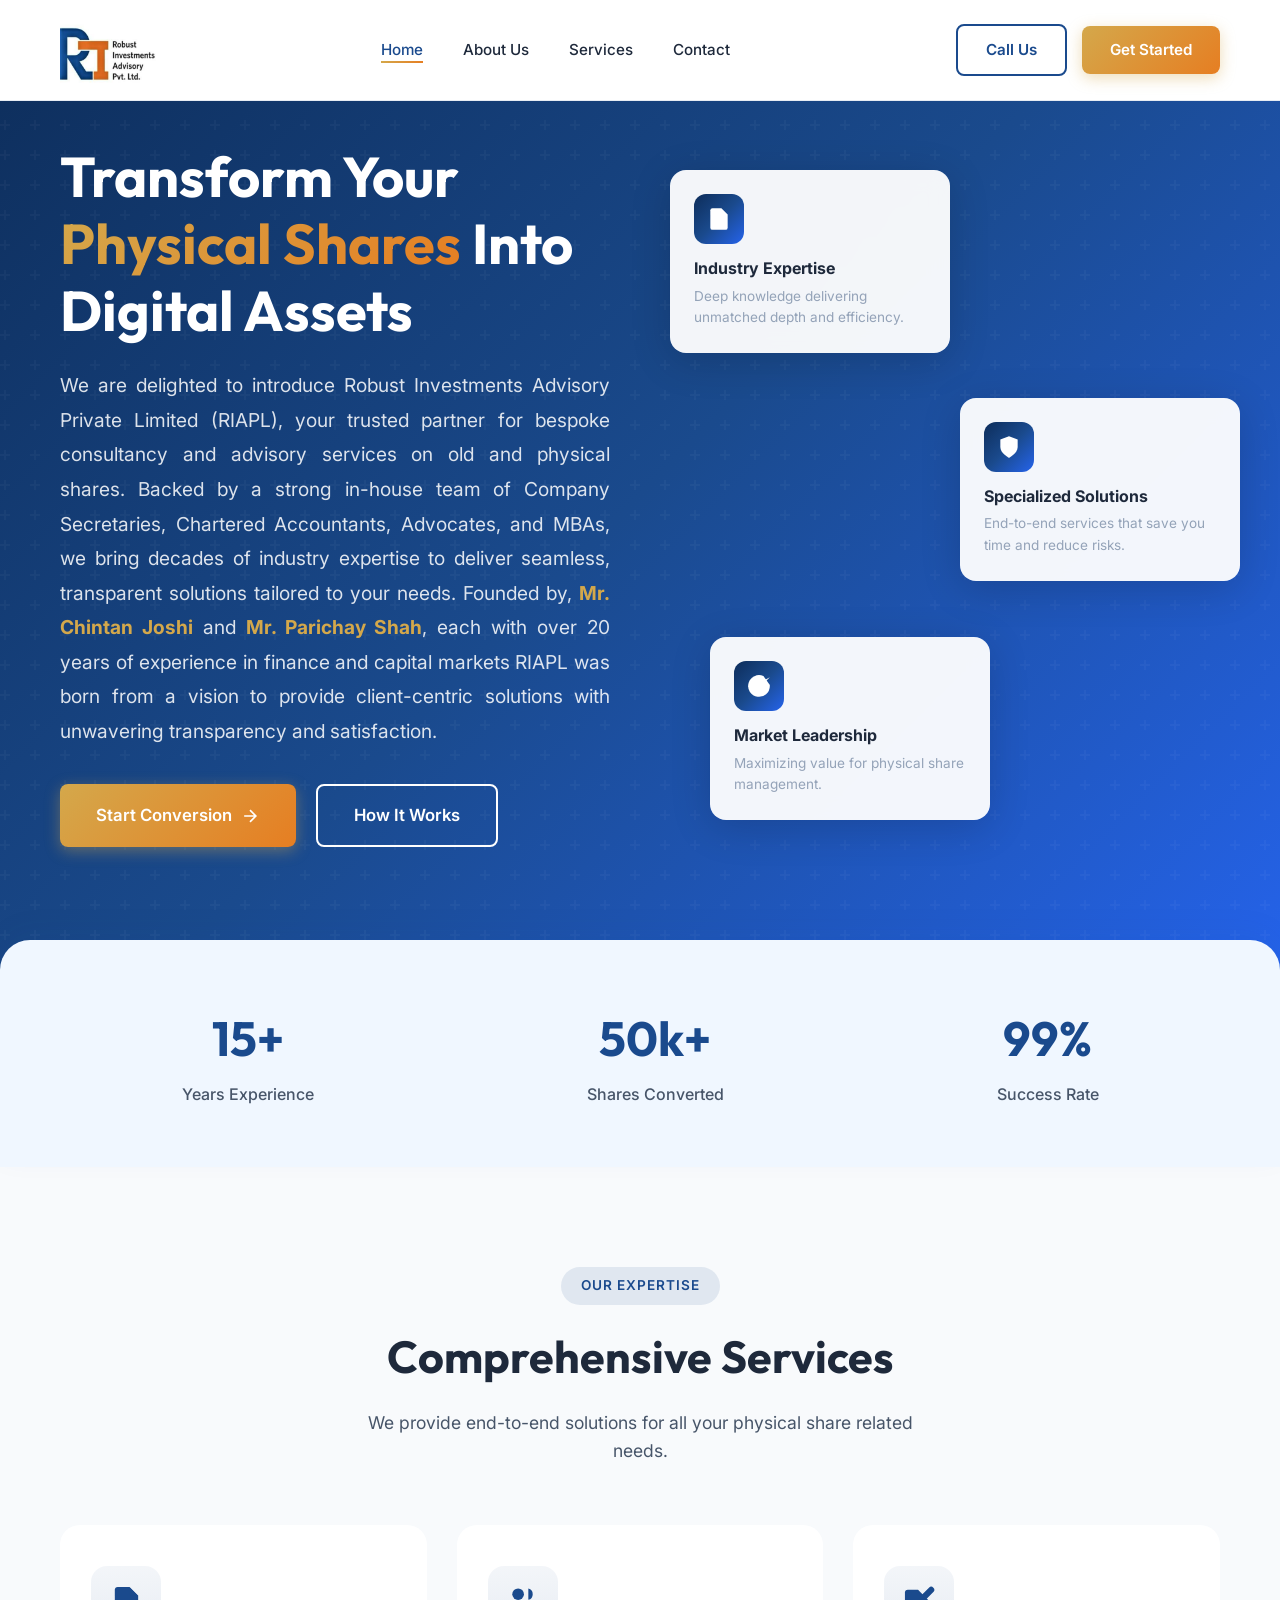
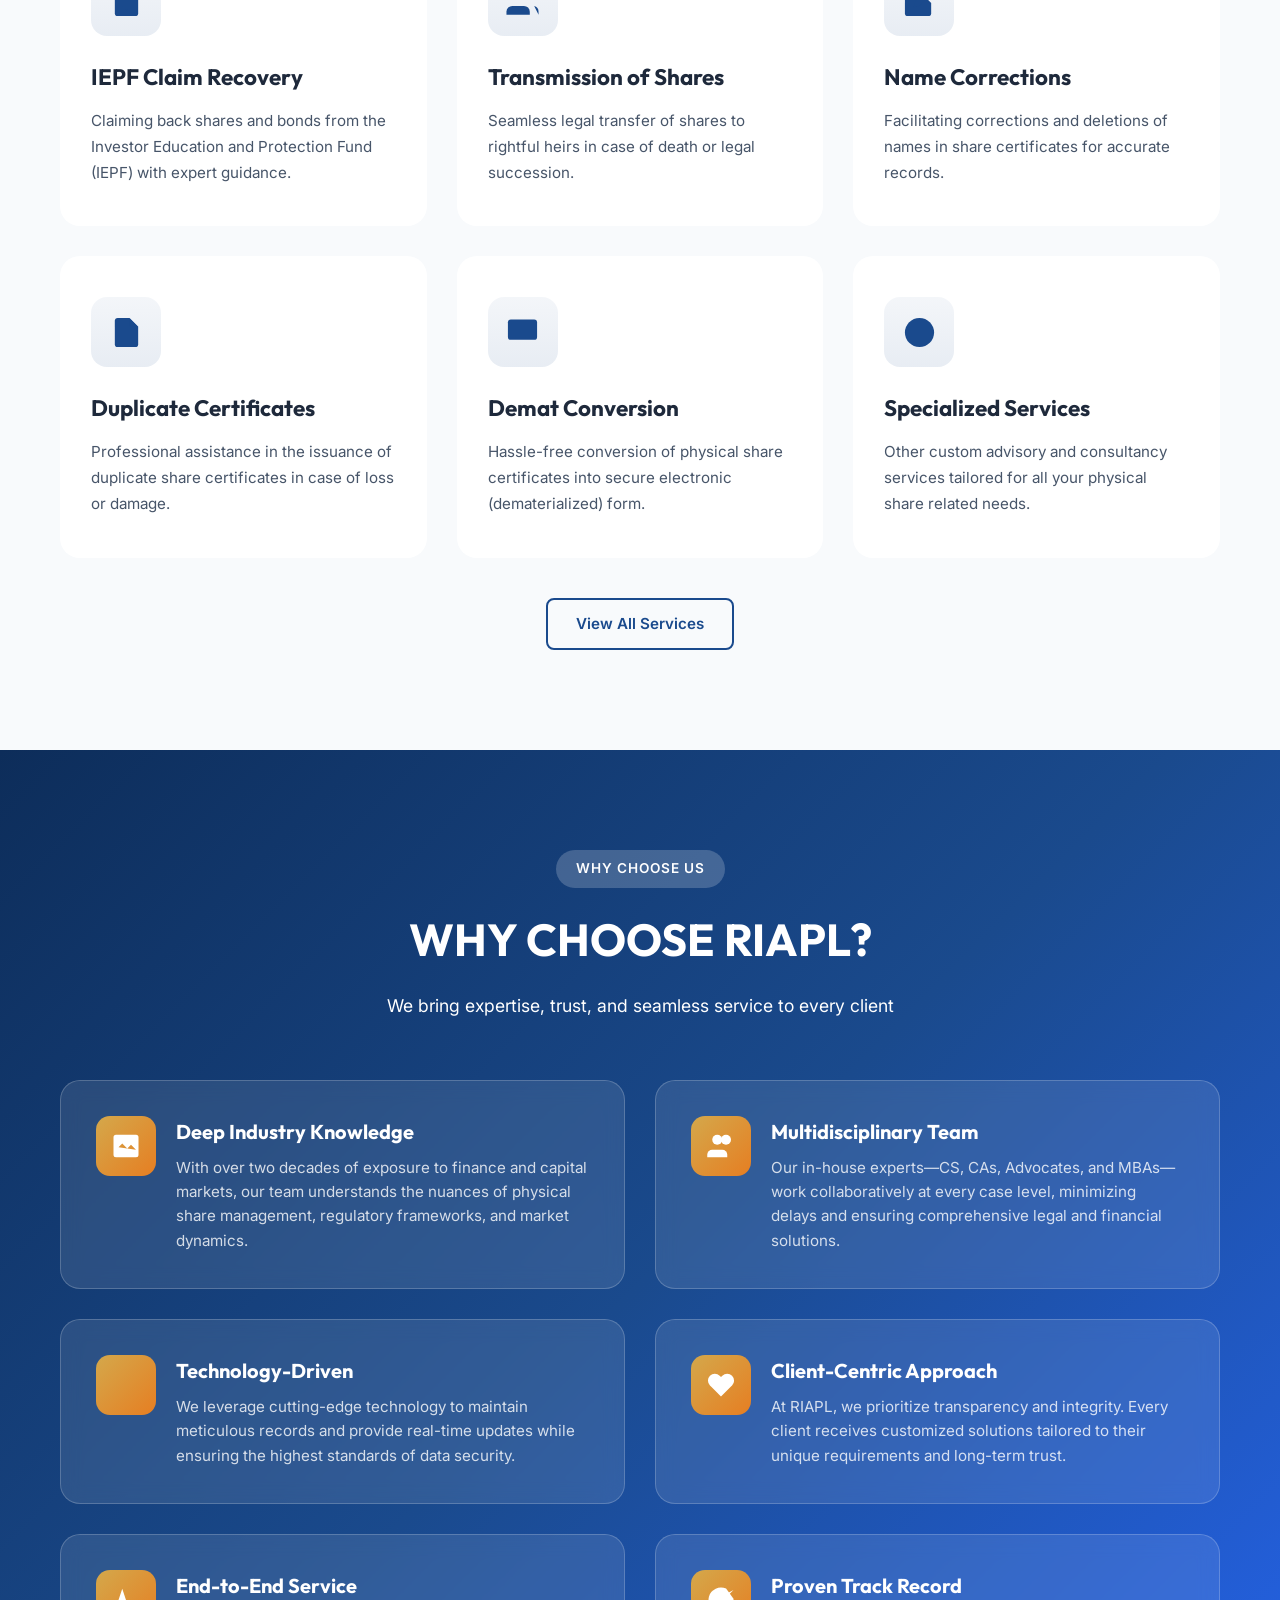
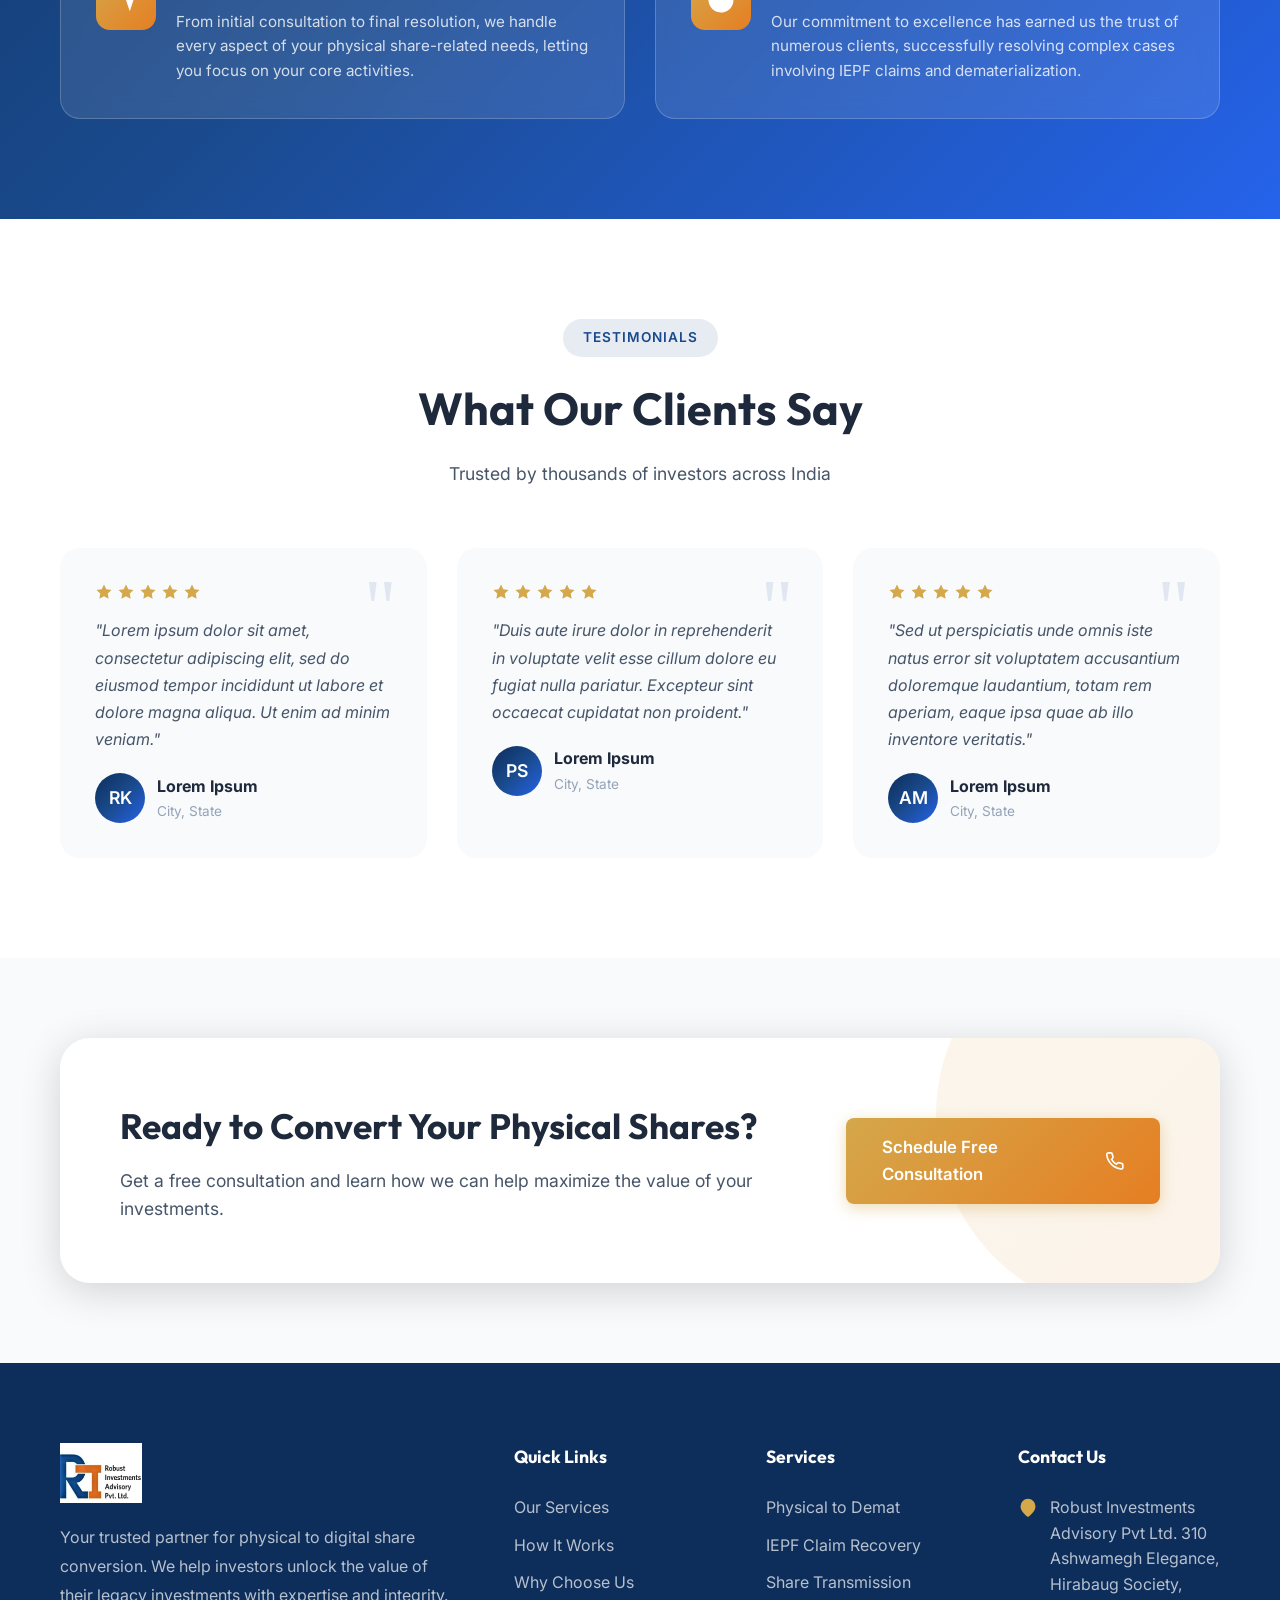
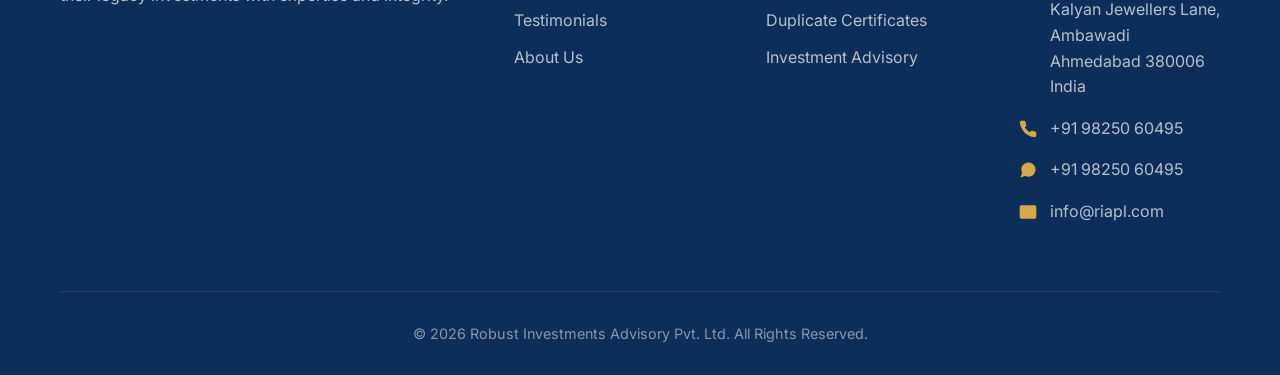
<file: index.html>
<!DOCTYPE html>
<html lang="en">

<head>
    <meta charset="UTF-8">
    <meta name="viewport" content="width=device-width, initial-scale=1.0">
    <title>Robust Investments Advisory Pvt. Ltd. | Physical to Digital Share Conversion</title>
    <meta name="description"
        content="Transform your physical demat pages into digital shares with Robust Investments Advisory. Expert guidance for seamless share dematerialization and conversion services.">
    <link rel="icon" type="image/png" href="assets/logo.png">

    <!-- Fonts -->
    <link rel="preconnect" href="https://fonts.googleapis.com">
    <link rel="preconnect" href="https://fonts.gstatic.com" crossorigin>
    <link
        href="https://fonts.googleapis.com/css2?family=Inter:wght@400;500;600;700&family=Outfit:wght@500;600;700&display=swap"
        rel="stylesheet">

    <!-- Styles -->
    <link rel="stylesheet" href="https://unpkg.com/aos@next/dist/aos.css" />
    <link rel="stylesheet" href="css/styles.css">
</head>

<body>
    <!-- Header -->
    <header id="header">
        <div class="container">
            <nav>
                <a href="index.html" class="logo">
                    <img src="assets/logo.png" alt="Robust Investments Advisory">
                </a>

                <ul class="nav-links">
                    <li><a href="index.html" class="active">Home</a></li>
                    <li><a href="html/about.html">About Us</a></li>
                    <li><a href="html/services.html">Services</a></li>
                    <li><a href="html/contact.html">Contact</a></li>
                </ul>

                <div class="nav-cta">
                    <a href="tel:+919825060495" class="btn btn-outline">Call Us</a>
                    <a href="html/contact.html" class="btn btn-primary">Get Started</a>
                </div>

                <div class="menu-toggle">
                    <span></span>
                    <span></span>
                    <span></span>
                </div>
            </nav>
        </div>
    </header>

    <!-- Hero Section -->
    <section class="hero" id="home">
        <div class="container">
            <div class="hero-content">
                <div class="hero-text" data-aos="fade-right">
                    <h1>Transform Your <span>Physical Shares</span> Into Digital Assets</h1>
                    <p style="text-align: justify;">We are delighted to introduce Robust Investments Advisory Private
                        Limited (RIAPL), your
                        trusted partner for bespoke consultancy and advisory services on old and physical shares.
                        Backed by a strong in-house team of Company Secretaries, Chartered Accountants, Advocates,
                        and MBAs, we bring decades of industry expertise to deliver seamless, transparent solutions
                        tailored to your needs. Founded by, <b style="color: var(--accent-gold);">Mr. Chintan Joshi</b>
                        and <b style="color: var(--accent-gold);">Mr. Parichay Shah</b>, each with over 20
                        years of experience in finance and capital markets RIAPL was born from a vision to provide
                        client-centric solutions with unwavering transparency and satisfaction.</p>

                    <div class="hero-buttons">
                        <a href="html/contact.html" class="btn btn-primary btn-large">
                            Start Conversion
                            <svg width="20" height="20" viewBox="0 0 24 24" fill="none" stroke="currentColor"
                                stroke-width="2">
                                <path d="M5 12h14M12 5l7 7-7 7" />
                            </svg>
                        </a>
                        <a href="html/services.html" class="btn btn-outline btn-large">How It Works</a>
                    </div>
                </div>

                <div class="hero-visual">
                    <div class="hero-graphic">
                        <div class="floating-card">
                            <div class="card-icon">
                                <svg viewBox="0 0 24 24">
                                    <path d="M14 2H6a2 2 0 0 0-2 2v16a2 2 0 0 0 2 2h12a2 2 0 0 0 2-2V8z" />
                                    <path d="M14 2v6h6M16 13H8M16 17H8M10 9H8" />
                                </svg>
                            </div>
                            <h4>Industry Expertise</h4>
                            <p>Deep knowledge delivering unmatched depth and efficiency.</p>
                        </div>

                        <div class="floating-card">
                            <div class="card-icon">
                                <svg viewBox="0 0 24 24">
                                    <path d="M12 22s8-4 8-10V5l-8-3-8 3v7c0 6 8 10 8 10z" />
                                </svg>
                            </div>
                            <h4>Specialized Solutions</h4>
                            <p>End-to-end services that save you time and reduce risks.</p>
                        </div>

                        <div class="floating-card">
                            <div class="card-icon">
                                <svg viewBox="0 0 24 24">
                                    <path d="M22 11.08V12a10 10 0 1 1-5.93-9.14" />
                                    <path d="M22 4L12 14.01l-3-3" />
                                </svg>
                            </div>
                            <h4>Market Leadership</h4>
                            <p>Maximizing value for physical share management.</p>
                        </div>
                    </div>
                </div>
            </div>
        </div>
    </section>

    <!-- Stats Bar -->
    <section class="stats-bar" data-aos="fade-up">
        <div class="container">
            <div class="hero-stats">
                <div class="stat-item reveal">
                    <h3>15+</h3>
                    <p>Years Experience</p>
                </div>
                <div class="stat-item reveal">
                    <h3>50k+</h3>
                    <p>Shares Converted</p>
                </div>
                <div class="stat-item reveal">
                    <h3>99%</h3>
                    <p>Success Rate</p>
                </div>
            </div>
        </div>
    </section>

    <!-- Services Section (Brief) -->
    <section class="services" id="services">
        <div class="container">
            <div class="section-header" data-aos="fade-up">
                <span class="section-tag">Our Expertise</span>
                <h2>Comprehensive Services</h2>
                <p>We provide end-to-end solutions for all your physical share related needs.</p>
            </div>

            <div class="services-grid">
                <div class="service-card" data-aos="fade-up" data-aos-delay="100">
                    <div class="service-icon">
                        <svg viewBox="0 0 24 24">
                            <path d="M14 2H6a2 2 0 0 0-2 2v16a2 2 0 0 0 2 2h12a2 2 0 0 0 2-2V8z" />
                            <path d="M14 2v6h6M12 18v-6M9 15l3 3 3-3" />
                        </svg>
                    </div>
                    <h3>IEPF Claim Recovery</h3>
                    <p>Claiming back shares and bonds from the Investor Education and Protection Fund (IEPF) with expert
                        guidance.</p>
                </div>

                <div class="service-card" data-aos="fade-up" data-aos-delay="300">
                    <div class="service-icon">
                        <svg viewBox="0 0 24 24">
                            <path d="M17 21v-2a4 4 0 0 0-4-4H5a4 4 0 0 0-4 4v2" />
                            <circle cx="9" cy="7" r="4" />
                            <path d="M23 21v-2a4 4 0 0 0-3-3.87M16 3.13a4 4 0 0 1 0 7.75" />
                        </svg>
                    </div>
                    <h3>Transmission of Shares</h3>
                    <p>Seamless legal transfer of shares to rightful heirs in case of death or legal succession.</p>
                </div>

                <div class="service-card" data-aos="fade-up" data-aos-delay="400">
                    <div class="service-icon">
                        <svg viewBox="0 0 24 24">
                            <path d="M11 4H4a2 2 0 0 0-2 2v14a2 2 0 0 0 2 2h14a2 2 0 0 0 2-2v-7" />
                            <path d="M18.5 2.5a2.121 2.121 0 0 1 3 3L12 15l-4 1 1-4 9.5-9.5z" />
                        </svg>
                    </div>
                    <h3>Name Corrections</h3>
                    <p>Facilitating corrections and deletions of names in share certificates for accurate records.</p>
                </div>

                <div class="service-card" data-aos="fade-up" data-aos-delay="500">
                    <div class="service-icon">
                        <svg viewBox="0 0 24 24">
                            <path d="M14 2H6a2 2 0 0 0-2 2v16a2 2 0 0 0 2 2h12a2 2 0 0 0 2-2V8z" />
                            <polyline points="14 2 14 8 20 8" />
                            <line x1="16" y1="13" x2="8" y2="13" />
                            <line x1="16" y1="17" x2="8" y2="17" />
                        </svg>
                    </div>
                    <h3>Duplicate Certificates</h3>
                    <p>Professional assistance in the issuance of duplicate share certificates in case of loss or
                        damage.</p>
                </div>

                <div class="service-card" data-aos="fade-up" data-aos-delay="600">
                    <div class="service-icon">
                        <svg viewBox="0 0 24 24">
                            <rect x="2" y="3" width="20" height="14" rx="2" ry="2" />
                            <line x1="8" y1="21" x2="16" y2="21" />
                            <line x1="12" y1="17" x2="12" y2="21" />
                        </svg>
                    </div>
                    <h3>Demat Conversion</h3>
                    <p>Hassle-free conversion of physical share certificates into secure electronic (dematerialized)
                        form.</p>
                </div>

                <div class="service-card" data-aos="fade-up" data-aos-delay="700">
                    <div class="service-icon">
                        <svg viewBox="0 0 24 24">
                            <circle cx="12" cy="12" r="10" />
                            <line x1="12" y1="8" x2="12" y2="12" />
                            <line x1="12" y1="16" x2="12.01" y2="16" />
                        </svg>
                    </div>
                    <h3>Specialized Services</h3>
                    <p>Other custom advisory and consultancy services tailored for all your physical share related
                        needs.</p>
                </div>
            </div>

            <div style="text-align: center; margin-top: 40px;" data-aos="fade-up">
                <a href="html/services.html" class="btn btn-outline">View All Services</a>
            </div>
        </div>
    </section>

    <!-- Why Choose Us -->
    <section class="why-us" id="why-us">
        <div class="container">
            <div class="section-header" data-aos="fade-up">
                <span class="section-tag">Why Choose Us</span>
                <h2>WHY CHOOSE RIAPL?</h2>
                <p>We bring expertise, trust, and seamless service to every client</p>
            </div>

            <div class="features-grid">
                <div class="feature-card" data-aos="fade-right" data-aos-delay="100">
                    <div class="feature-icon">
                        <svg viewBox="0 0 24 24">
                            <path
                                d="M22 19V5a2 2 0 0 0-2-2H4a2 2 0 0 0-2 2v14a2 2 0 0 0 2 2h16a2 2 0 0 0 2-2zM6 13l3-3 4 4 3-3 4 4" />
                        </svg>
                    </div>
                    <div class="feature-content">
                        <h3>Deep Industry Knowledge</h3>
                        <p>With over two decades of exposure to finance and capital markets, our team understands the
                            nuances of physical share management, regulatory frameworks, and market dynamics.</p>
                    </div>
                </div>

                <div class="feature-card" data-aos="fade-right" data-aos-delay="200">
                    <div class="feature-icon">
                        <svg viewBox="0 0 24 24">
                            <path d="M17 21v-2a4 4 0 0 0-4-4H5a4 4 0 0 0-4 4v2" />
                            <circle cx="9" cy="7" r="4" />
                            <circle cx="16" cy="7" r="4" />
                        </svg>
                    </div>
                    <div class="feature-content">
                        <h3>Multidisciplinary Team</h3>
                        <p>Our in-house experts—CS, CAs, Advocates, and MBAs—work collaboratively at every case level,
                            minimizing delays and ensuring comprehensive legal and financial solutions.</p>
                    </div>
                </div>

                <div class="feature-card" data-aos="fade-right" data-aos-delay="300">
                    <div class="feature-icon">
                        <svg viewBox="0 0 24 24">
                            <path
                                d="M12 2v4M12 18v4M4.93 4.93l2.83 2.83M16.24 16.24l2.83 2.83M2 12h4M18 12h4M4.93 19.07l2.83-2.83M16.24 7.76l2.83-2.83" />
                        </svg>
                    </div>
                    <div class="feature-content">
                        <h3>Technology-Driven</h3>
                        <p>We leverage cutting-edge technology to maintain meticulous records and provide real-time
                            updates while ensuring the highest standards of data security.</p>
                    </div>
                </div>

                <div class="feature-card" data-aos="fade-right" data-aos-delay="400">
                    <div class="feature-icon">
                        <svg viewBox="0 0 24 24">
                            <path
                                d="M20.84 4.61a5.5 5.5 0 0 0-7.78 0L12 5.67l-1.06-1.06a5.5 5.5 0 0 0-7.78 7.78l1.06 1.06L12 21.23l7.78-7.78 1.06-1.06a5.5 5.5 0 0 0 0-7.78z" />
                        </svg>
                    </div>
                    <div class="feature-content">
                        <h3>Client-Centric Approach</h3>
                        <p>At RIAPL, we prioritize transparency and integrity. Every client receives customized
                            solutions tailored to their unique requirements and long-term trust.</p>
                    </div>
                </div>

                <div class="feature-card" data-aos="fade-right" data-aos-delay="500">
                    <div class="feature-icon">
                        <svg viewBox="0 0 24 24">
                            <polyline points="22 12 18 12 15 21 9 3 6 12 2 12" />
                        </svg>
                    </div>
                    <div class="feature-content">
                        <h3>End-to-End Service</h3>
                        <p>From initial consultation to final resolution, we handle every aspect of your physical
                            share-related needs, letting you focus on your core activities.</p>
                    </div>
                </div>

                <div class="feature-card" data-aos="fade-right" data-aos-delay="600">
                    <div class="feature-icon">
                        <svg viewBox="0 0 24 24">
                            <path d="M22 11.08V12a10 10 0 1 1-5.93-9.14" />
                            <polyline points="22 4 12 14.01 9 11.01" />
                        </svg>
                    </div>
                    <div class="feature-content">
                        <h3>Proven Track Record</h3>
                        <p>Our commitment to excellence has earned us the trust of numerous clients, successfully
                            resolving complex cases involving IEPF claims and dematerialization.</p>
                    </div>
                </div>
            </div>
        </div>
    </section>

    <!-- Testimonials -->
    <section class="testimonials" id="testimonials">
        <div class="container">
            <div class="section-header" data-aos="fade-up">
                <span class="section-tag">Testimonials</span>
                <h2>What Our Clients Say</h2>
                <p>Trusted by thousands of investors across India</p>
            </div>

            <div class="testimonials-grid">
                <div class="testimonial-card" data-aos="fade-up" data-aos-delay="100">
                    <div class="stars">
                        <svg viewBox="0 0 24 24">
                            <polygon
                                points="12 2 15.09 8.26 22 9.27 17 14.14 18.18 21.02 12 17.77 5.82 21.02 7 14.14 2 9.27 8.91 8.26 12 2" />
                        </svg>
                        <svg viewBox="0 0 24 24">
                            <polygon
                                points="12 2 15.09 8.26 22 9.27 17 14.14 18.18 21.02 12 17.77 5.82 21.02 7 14.14 2 9.27 8.91 8.26 12 2" />
                        </svg>
                        <svg viewBox="0 0 24 24">
                            <polygon
                                points="12 2 15.09 8.26 22 9.27 17 14.14 18.18 21.02 12 17.77 5.82 21.02 7 14.14 2 9.27 8.91 8.26 12 2" />
                        </svg>
                        <svg viewBox="0 0 24 24">
                            <polygon
                                points="12 2 15.09 8.26 22 9.27 17 14.14 18.18 21.02 12 17.77 5.82 21.02 7 14.14 2 9.27 8.91 8.26 12 2" />
                        </svg>
                        <svg viewBox="0 0 24 24">
                            <polygon
                                points="12 2 15.09 8.26 22 9.27 17 14.14 18.18 21.02 12 17.77 5.82 21.02 7 14.14 2 9.27 8.91 8.26 12 2" />
                        </svg>
                    </div>
                    <blockquote>"Lorem ipsum dolor sit amet, consectetur adipiscing elit, sed do eiusmod tempor
                        incididunt ut labore et dolore magna aliqua. Ut enim ad minim veniam."</blockquote>
                    <div class="testimonial-author">
                        <div class="author-avatar">RK</div>
                        <div class="author-info">
                            <h4>Lorem Ipsum</h4>
                            <p>City, State</p>
                        </div>
                    </div>
                </div>

                <div class="testimonial-card" data-aos="fade-up" data-aos-delay="200">
                    <div class="stars">
                        <svg viewBox="0 0 24 24">
                            <polygon
                                points="12 2 15.09 8.26 22 9.27 17 14.14 18.18 21.02 12 17.77 5.82 21.02 7 14.14 2 9.27 8.91 8.26 12 2" />
                        </svg>
                        <svg viewBox="0 0 24 24">
                            <polygon
                                points="12 2 15.09 8.26 22 9.27 17 14.14 18.18 21.02 12 17.77 5.82 21.02 7 14.14 2 9.27 8.91 8.26 12 2" />
                        </svg>
                        <svg viewBox="0 0 24 24">
                            <polygon
                                points="12 2 15.09 8.26 22 9.27 17 14.14 18.18 21.02 12 17.77 5.82 21.02 7 14.14 2 9.27 8.91 8.26 12 2" />
                        </svg>
                        <svg viewBox="0 0 24 24">
                            <polygon
                                points="12 2 15.09 8.26 22 9.27 17 14.14 18.18 21.02 12 17.77 5.82 21.02 7 14.14 2 9.27 8.91 8.26 12 2" />
                        </svg>
                        <svg viewBox="0 0 24 24">
                            <polygon
                                points="12 2 15.09 8.26 22 9.27 17 14.14 18.18 21.02 12 17.77 5.82 21.02 7 14.14 2 9.27 8.91 8.26 12 2" />
                        </svg>
                    </div>
                    <blockquote>"Duis aute irure dolor in reprehenderit in voluptate velit esse cillum dolore eu fugiat
                        nulla pariatur. Excepteur sint occaecat cupidatat non proident."</blockquote>
                    <div class="testimonial-author">
                        <div class="author-avatar">PS</div>
                        <div class="author-info">
                            <h4>Lorem Ipsum</h4>
                            <p>City, State</p>
                        </div>
                    </div>
                </div>

                <div class="testimonial-card" data-aos="fade-up" data-aos-delay="300">
                    <div class="stars">
                        <svg viewBox="0 0 24 24">
                            <polygon
                                points="12 2 15.09 8.26 22 9.27 17 14.14 18.18 21.02 12 17.77 5.82 21.02 7 14.14 2 9.27 8.91 8.26 12 2" />
                        </svg>
                        <svg viewBox="0 0 24 24">
                            <polygon
                                points="12 2 15.09 8.26 22 9.27 17 14.14 18.18 21.02 12 17.77 5.82 21.02 7 14.14 2 9.27 8.91 8.26 12 2" />
                        </svg>
                        <svg viewBox="0 0 24 24">
                            <polygon
                                points="12 2 15.09 8.26 22 9.27 17 14.14 18.18 21.02 12 17.77 5.82 21.02 7 14.14 2 9.27 8.91 8.26 12 2" />
                        </svg>
                        <svg viewBox="0 0 24 24">
                            <polygon
                                points="12 2 15.09 8.26 22 9.27 17 14.14 18.18 21.02 12 17.77 5.82 21.02 7 14.14 2 9.27 8.91 8.26 12 2" />
                        </svg>
                        <svg viewBox="0 0 24 24">
                            <polygon
                                points="12 2 15.09 8.26 22 9.27 17 14.14 18.18 21.02 12 17.77 5.82 21.02 7 14.14 2 9.27 8.91 8.26 12 2" />
                        </svg>
                    </div>
                    <blockquote>"Sed ut perspiciatis unde omnis iste natus error sit voluptatem accusantium doloremque
                        laudantium, totam rem aperiam, eaque ipsa quae ab illo inventore veritatis."</blockquote>
                    <div class="testimonial-author">
                        <div class="author-avatar">AM</div>
                        <div class="author-info">
                            <h4>Lorem Ipsum</h4>
                            <p>City, State</p>
                        </div>
                    </div>
                </div>
            </div>
        </div>
    </section>

    <!-- CTA Section -->
    <section class="cta">
        <div class="container" data-aos="zoom-in">
            <div class="cta-box">
                <div class="cta-content">
                    <h2>Ready to Convert Your Physical Shares?</h2>
                    <p>Get a free consultation and learn how we can help maximize the value of your investments.</p>
                </div>
                <div class="cta-actions">
                    <a href="tel:+919825060495" class="btn btn-primary btn-large">
                        Schedule Free Consultation
                        <svg width="20" height="20" viewBox="0 0 24 24" fill="none" stroke="currentColor"
                            stroke-width="2">
                            <path
                                d="M22 16.92v3a2 2 0 0 1-2.18 2 19.79 19.79 0 0 1-8.63-3.07 19.5 19.5 0 0 1-6-6 19.79 19.79 0 0 1-3.07-8.67A2 2 0 0 1 4.11 2h3a2 2 0 0 1 2 1.72 12.84 12.84 0 0 0 .7 2.81 2 2 0 0 1-.45 2.11L8.09 9.91a16 16 0 0 0 6 6l1.27-1.27a2 2 0 0 1 2.11-.45 12.84 12.84 0 0 0 2.81.7A2 2 0 0 1 22 16.92z" />
                        </svg>
                    </a>
                </div>
            </div>
        </div>
    </section>

    <!-- Footer -->
    <footer>
        <div class="container">
            <div class="footer-content">
                <div class="footer-brand">
                    <img src="assets/logo.png" alt="Robust Investments Advisory">
                    <p>Your trusted partner for physical to digital share conversion. We help investors unlock the value
                        of their legacy investments with expertise and integrity.</p>
                    <div class="footer-social" style="display: none;">
                    </div>
                </div>

                <div class="footer-column">
                    <h4>Quick Links</h4>
                    <ul>
                        <li><a href="html/services.html">Our Services</a></li>
                        <li><a href="html/services.html#process">How It Works</a></li>
                        <li><a href="html/about.html">Why Choose Us</a></li>
                        <li><a href="#testimonials">Testimonials</a></li>
                        <li><a href="html/about.html">About Us</a></li>
                    </ul>
                </div>

                <div class="footer-column">
                    <h4>Services</h4>
                    <ul>
                        <li><a href="html/services.html">Physical to Demat</a></li>
                        <li><a href="html/services.html">IEPF Claim Recovery</a></li>
                        <li><a href="html/services.html">Share Transmission</a></li>
                        <li><a href="html/services.html">Duplicate Certificates</a></li>
                        <li><a href="html/services.html">Investment Advisory</a></li>
                    </ul>
                </div>

                <div class="footer-column">
                    <h4>Contact Us</h4>
                    <div class="contact-item">
                        <svg viewBox="0 0 24 24">
                            <path d="M21 10c0 7-9 13-9 13s-9-6-9-13a9 9 0 0 1 18 0z" />
                            <circle cx="12" cy="10" r="3" />
                        </svg>
                        <span><a href="https://g.co/kgs/TwmJxs" target="_blank"
                                style="color: inherit; text-decoration: none; transition: color 0.3s;">Robust
                                Investments Advisory Pvt Ltd. 310 Ashwamegh Elegance, Hirabaug Society, Kalyan Jewellers
                                Lane, Ambawadi Ahmedabad 380006 India</a></span>
                    </div>
                    <div class="contact-item">
                        <svg viewBox="0 0 24 24">
                            <path
                                d="M22 16.92v3a2 2 0 0 1-2.18 2 19.79 19.79 0 0 1-8.63-3.07 19.5 19.5 0 0 1-6-6 19.79 19.79 0 0 1-3.07-8.67A2 2 0 0 1 4.11 2h3a2 2 0 0 1 2 1.72 12.84 12.84 0 0 0 .7 2.81 2 2 0 0 1-.45 2.11L8.09 9.91a16 16 0 0 0 6 6l1.27-1.27a2 2 0 0 1 2.11-.45 12.84 12.84 0 0 0 2.81.7A2 2 0 0 1 22 16.92z" />
                        </svg>
                        <span><a href="tel:+919825060495"
                                style="color: inherit; text-decoration: none;">+91 98250 60495</a></span>
                    </div>
                    <div class="contact-item">
                        <svg viewBox="0 0 24 24">
                            <path
                                d="M21 11.5a8.38 8.38 0 0 1-.9 3.8 8.5 8.5 0 0 1-7.6 4.7 8.38 8.38 0 0 1-3.8-.9L3 21l1.9-5.7a8.38 8.38 0 0 1-.9-3.8 8.5 8.5 0 0 1 4.7-7.6 8.38 8.38 0 0 1 3.8-.9h.5a8.48 8.48 0 0 1 8 8v.5z" />
                        </svg>
                        <span><a href="https://wa.me/919825060495" target="_blank"
                                style="color: inherit; text-decoration: none;">+91 98250 60495</a></span>
                    </div>
                    <div class="contact-item">
                        <svg viewBox="0 0 24 24">
                            <path d="M4 4h16c1.1 0 2 .9 2 2v12c0 1.1-.9 2-2 2H4c-1.1 0-2-.9-2-2V6c0-1.1.9-2 2-2z" />
                            <polyline points="22,6 12,13 2,6" />
                        </svg>
                        <span><a href="mailto:info@riapl.com"
                                style="color: inherit; text-decoration: none;">info@riapl.com</a></span>
                    </div>
                </div>
            </div>

            <div class="footer-bottom">
                <p>&copy; 2026 Robust Investments Advisory Pvt. Ltd. All Rights Reserved.</p>
            </div>
        </div>
    </footer>


    <!-- Scripts -->
    <script src="https://unpkg.com/aos@next/dist/aos.js"></script>
    <script src="js/script.js"></script>
</body>

</html>
</file>
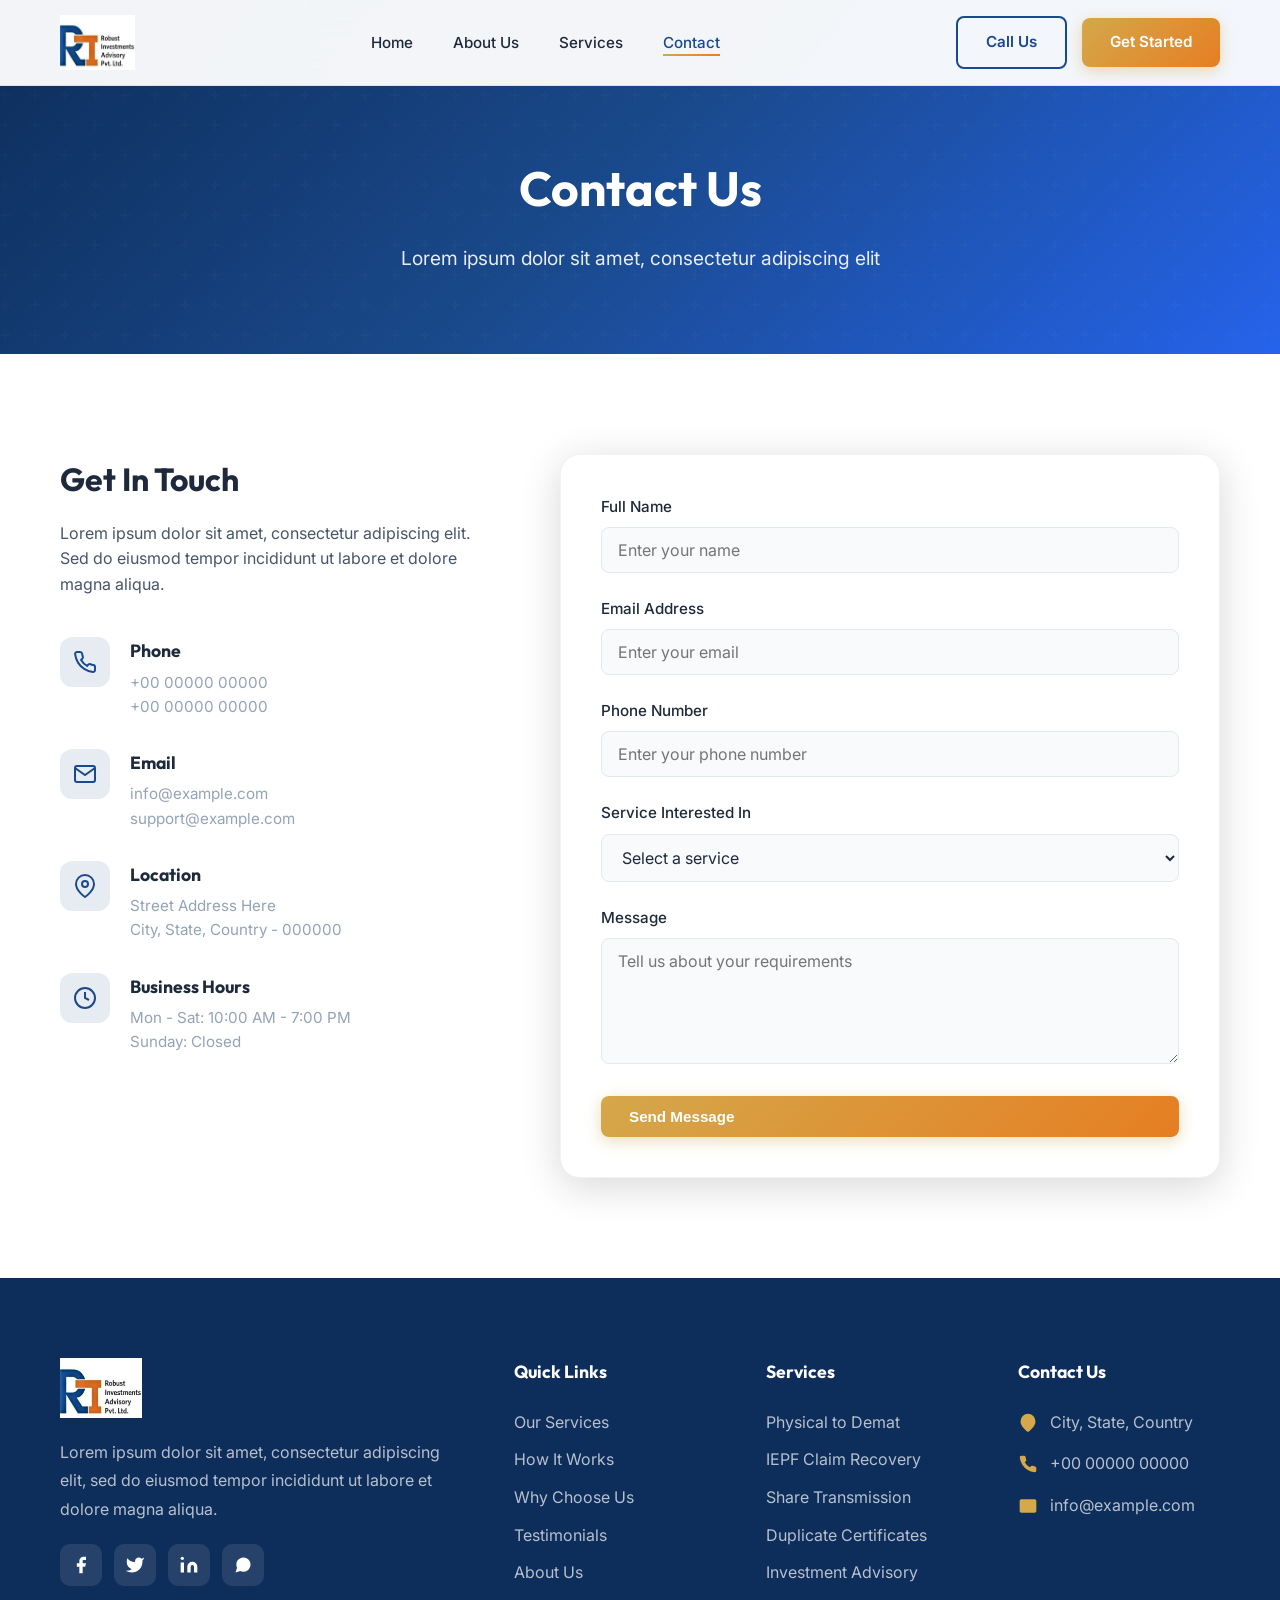
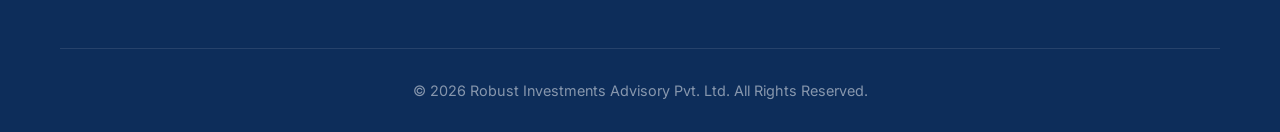
<file: contact.html>
<!DOCTYPE html>
<html lang="en">

<head>
    <meta charset="UTF-8">
    <meta name="viewport" content="width=device-width, initial-scale=1.0">
    <title>Contact Us | Robust Investments Advisory</title>
    <meta name="description"
        content="Get in touch with Robust Investments Advisory for expert guidance on physical share conversion and dematerialization.">
    <link rel="icon" type="image/png" href="logo.png">

    <!-- Fonts -->
    <link rel="preconnect" href="https://fonts.googleapis.com">
    <link rel="preconnect" href="https://fonts.gstatic.com" crossorigin>
    <link
        href="https://fonts.googleapis.com/css2?family=Inter:wght@400;500;600;700&family=Outfit:wght@500;600;700&display=swap"
        rel="stylesheet">

    <!-- Styles -->
    <link rel="stylesheet" href="styles.css">
</head>

<body>
    <!-- Header -->
    <header id="header">
        <div class="container">
            <nav>
                <a href="index.html" class="logo">
                    <img src="logo.png" alt="Robust Investments Advisory">
                </a>

                <ul class="nav-links">
                    <li><a href="index.html">Home</a></li>
                    <li><a href="about.html">About Us</a></li>
                    <li><a href="services.html">Services</a></li>
                    <li><a href="contact.html" class="active">Contact</a></li>
                </ul>

                <div class="nav-cta">
                    <a href="tel:+919999999999" class="btn btn-outline">Call Us</a>
                    <a href="contact.html" class="btn btn-primary">Get Started</a>
                </div>

                <div class="menu-toggle">
                    <span></span>
                    <span></span>
                    <span></span>
                </div>
            </nav>
        </div>
    </header>

    <!-- Page Header -->
    <section class="page-header">
        <div class="container">
            <h1>Contact Us</h1>
            <p>Lorem ipsum dolor sit amet, consectetur adipiscing elit</p>
        </div>
    </section>

    <!-- Contact Section -->
    <section class="services" style="background: var(--white);">
        <div class="container">
            <div class="contact-grid">
                <!-- Contact Info -->
                <div class="contact-info">
                    <h2 class="contact-title">Get In Touch</h2>
                    <p class="contact-text">Lorem ipsum dolor sit amet, consectetur adipiscing elit. Sed do eiusmod
                        tempor incididunt ut labore et dolore magna aliqua.</p>

                    <div class="contact-details">
                        <div class="contact-detail-item">
                            <div class="icon">
                                <svg viewBox="0 0 24 24" fill="none" stroke="currentColor" stroke-width="2">
                                    <path
                                        d="M22 16.92v3a2 2 0 0 1-2.18 2 19.79 19.79 0 0 1-8.63-3.07 19.5 19.5 0 0 1-6-6 19.79 19.79 0 0 1-3.07-8.67A2 2 0 0 1 4.11 2h3a2 2 0 0 1 2 1.72 12.84 12.84 0 0 0 .7 2.81 2 2 0 0 1-.45 2.11L8.09 9.91a16 16 0 0 0 6 6l1.27-1.27a2 2 0 0 1 2.11-.45 12.84 12.84 0 0 0 2.81.7A2 2 0 0 1 22 16.92z" />
                                </svg>
                            </div>
                            <div>
                                <h3>Phone</h3>
                                <p>+00 00000 00000</p>
                                <p>+00 00000 00000</p>
                            </div>
                        </div>

                        <div class="contact-detail-item">
                            <div class="icon">
                                <svg viewBox="0 0 24 24" fill="none" stroke="currentColor" stroke-width="2">
                                    <path
                                        d="M4 4h16c1.1 0 2 .9 2 2v12c0 1.1-.9 2-2 2H4c-1.1 0-2-.9-2-2V6c0-1.1.9-2 2-2z" />
                                    <polyline points="22,6 12,13 2,6" />
                                </svg>
                            </div>
                            <div>
                                <h3>Email</h3>
                                <p>info@example.com</p>
                                <p>support@example.com</p>
                            </div>
                        </div>

                        <div class="contact-detail-item">
                            <div class="icon">
                                <svg viewBox="0 0 24 24" fill="none" stroke="currentColor" stroke-width="2">
                                    <path d="M21 10c0 7-9 13-9 13s-9-6-9-13a9 9 0 0 1 18 0z" />
                                    <circle cx="12" cy="10" r="3" />
                                </svg>
                            </div>
                            <div>
                                <h3>Location</h3>
                                <p>Street Address Here<br>City, State, Country - 000000</p>
                            </div>
                        </div>

                        <div class="contact-detail-item">
                            <div class="icon">
                                <svg viewBox="0 0 24 24" fill="none" stroke="currentColor" stroke-width="2">
                                    <circle cx="12" cy="12" r="10"></circle>
                                    <polyline points="12 6 12 12 16 14"></polyline>
                                </svg>
                            </div>
                            <div>
                                <h3>Business Hours</h3>
                                <p>Mon - Sat: 10:00 AM - 7:00 PM<br>Sunday: Closed</p>
                            </div>
                        </div>
                    </div>
                </div>

                <!-- Contact Form -->
                <div class="contact-form-wrapper">
                    <form class="contact-form">
                        <div class="form-group">
                            <label for="name">Full Name</label>
                            <input type="text" id="name" placeholder="Enter your name">
                        </div>
                        <div class="form-group">
                            <label for="email">Email Address</label>
                            <input type="email" id="email" placeholder="Enter your email">
                        </div>
                        <div class="form-group">
                            <label for="phone">Phone Number</label>
                            <input type="tel" id="phone" placeholder="Enter your phone number">
                        </div>
                        <div class="form-group">
                            <label for="service">Service Interested In</label>
                            <select id="service">
                                <option value="">Select a service</option>
                                <option value="conversion">Physical to Demat Conversion</option>
                                <option value="iepf">IEPF Claim Recovery</option>
                                <option value="transmission">Transmission of Shares</option>
                                <option value="duplicate">Duplicate Share Certificates</option>
                                <option value="advisory">Investment Advisory</option>
                            </select>
                        </div>
                        <div class="form-group">
                            <label for="message">Message</label>
                            <textarea id="message" rows="5" placeholder="Tell us about your requirements"></textarea>
                        </div>
                        <button type="submit" class="btn btn-primary" style="width: 100%;">Send Message</button>
                    </form>
                </div>
            </div>
        </div>
    </section>

    <!-- Footer -->
    <footer>
        <div class="container">
            <div class="footer-content">
                <div class="footer-brand">
                    <img src="logo.png" alt="Robust Investments Advisory">
                    <p>Lorem ipsum dolor sit amet, consectetur adipiscing elit, sed do eiusmod tempor incididunt ut
                        labore et dolore magna aliqua.</p>
                    <div class="footer-social">
                        <a href="#" aria-label="Facebook">
                            <svg viewBox="0 0 24 24">
                                <path d="M18 2h-3a5 5 0 0 0-5 5v3H7v4h3v8h4v-8h3l1-4h-4V7a1 1 0 0 1 1-1h3z" />
                            </svg>
                        </a>
                        <a href="#" aria-label="Twitter">
                            <svg viewBox="0 0 24 24">
                                <path
                                    d="M23 3a10.9 10.9 0 0 1-3.14 1.53 4.48 4.48 0 0 0-7.86 3v1A10.66 10.66 0 0 1 3 4s-4 9 5 13a11.64 11.64 0 0 1-7 2c9 5 20 0 20-11.5a4.5 4.5 0 0 0-.08-.83A7.72 7.72 0 0 0 23 3z" />
                            </svg>
                        </a>
                        <a href="#" aria-label="LinkedIn">
                            <svg viewBox="0 0 24 24">
                                <path
                                    d="M16 8a6 6 0 0 1 6 6v7h-4v-7a2 2 0 0 0-2-2 2 2 0 0 0-2 2v7h-4v-7a6 6 0 0 1 6-6z" />
                                <rect x="2" y="9" width="4" height="12" />
                                <circle cx="4" cy="4" r="2" />
                            </svg>
                        </a>
                        <a href="#" aria-label="WhatsApp">
                            <svg viewBox="0 0 24 24">
                                <path
                                    d="M21 11.5a8.38 8.38 0 0 1-.9 3.8 8.5 8.5 0 0 1-7.6 4.7 8.38 8.38 0 0 1-3.8-.9L3 21l1.9-5.7a8.38 8.38 0 0 1-.9-3.8 8.5 8.5 0 0 1 4.7-7.6 8.38 8.38 0 0 1 3.8-.9h.5a8.48 8.48 0 0 1 8 8v.5z" />
                            </svg>
                        </a>
                    </div>
                </div>

                <div class="footer-column">
                    <h4>Quick Links</h4>
                    <ul>
                        <li><a href="services.html">Our Services</a></li>
                        <li><a href="services.html#process">How It Works</a></li>
                        <li><a href="about.html">Why Choose Us</a></li>
                        <li><a href="index.html#testimonials">Testimonials</a></li>
                        <li><a href="about.html">About Us</a></li>
                    </ul>
                </div>

                <div class="footer-column">
                    <h4>Services</h4>
                    <ul>
                        <li><a href="services.html">Physical to Demat</a></li>
                        <li><a href="services.html">IEPF Claim Recovery</a></li>
                        <li><a href="services.html">Share Transmission</a></li>
                        <li><a href="services.html">Duplicate Certificates</a></li>
                        <li><a href="services.html">Investment Advisory</a></li>
                    </ul>
                </div>

                <div class="footer-column">
                    <h4>Contact Us</h4>
                    <div class="contact-item">
                        <svg viewBox="0 0 24 24">
                            <path d="M21 10c0 7-9 13-9 13s-9-6-9-13a9 9 0 0 1 18 0z" />
                            <circle cx="12" cy="10" r="3" />
                        </svg>
                        <span>City, State, Country</span>
                    </div>
                    <div class="contact-item">
                        <svg viewBox="0 0 24 24">
                            <path
                                d="M22 16.92v3a2 2 0 0 1-2.18 2 19.79 19.79 0 0 1-8.63-3.07 19.5 19.5 0 0 1-6-6 19.79 19.79 0 0 1-3.07-8.67A2 2 0 0 1 4.11 2h3a2 2 0 0 1 2 1.72 12.84 12.84 0 0 0 .7 2.81 2 2 0 0 1-.45 2.11L8.09 9.91a16 16 0 0 0 6 6l1.27-1.27a2 2 0 0 1 2.11-.45 12.84 12.84 0 0 0 2.81.7A2 2 0 0 1 22 16.92z" />
                        </svg>
                        <span>+00 00000 00000</span>
                    </div>
                    <div class="contact-item">
                        <svg viewBox="0 0 24 24">
                            <path d="M4 4h16c1.1 0 2 .9 2 2v12c0 1.1-.9 2-2 2H4c-1.1 0-2-.9-2-2V6c0-1.1.9-2 2-2z" />
                            <polyline points="22,6 12,13 2,6" />
                        </svg>
                        <span>info@example.com</span>
                    </div>
                </div>
            </div>

            <div class="footer-bottom">
                <p>&copy; 2026 Robust Investments Advisory Pvt. Ltd. All Rights Reserved.</p>
            </div>
        </div>
    </footer>

    <!-- Scripts -->
    <script src="script.js"></script>
</body>

</html>
</file>
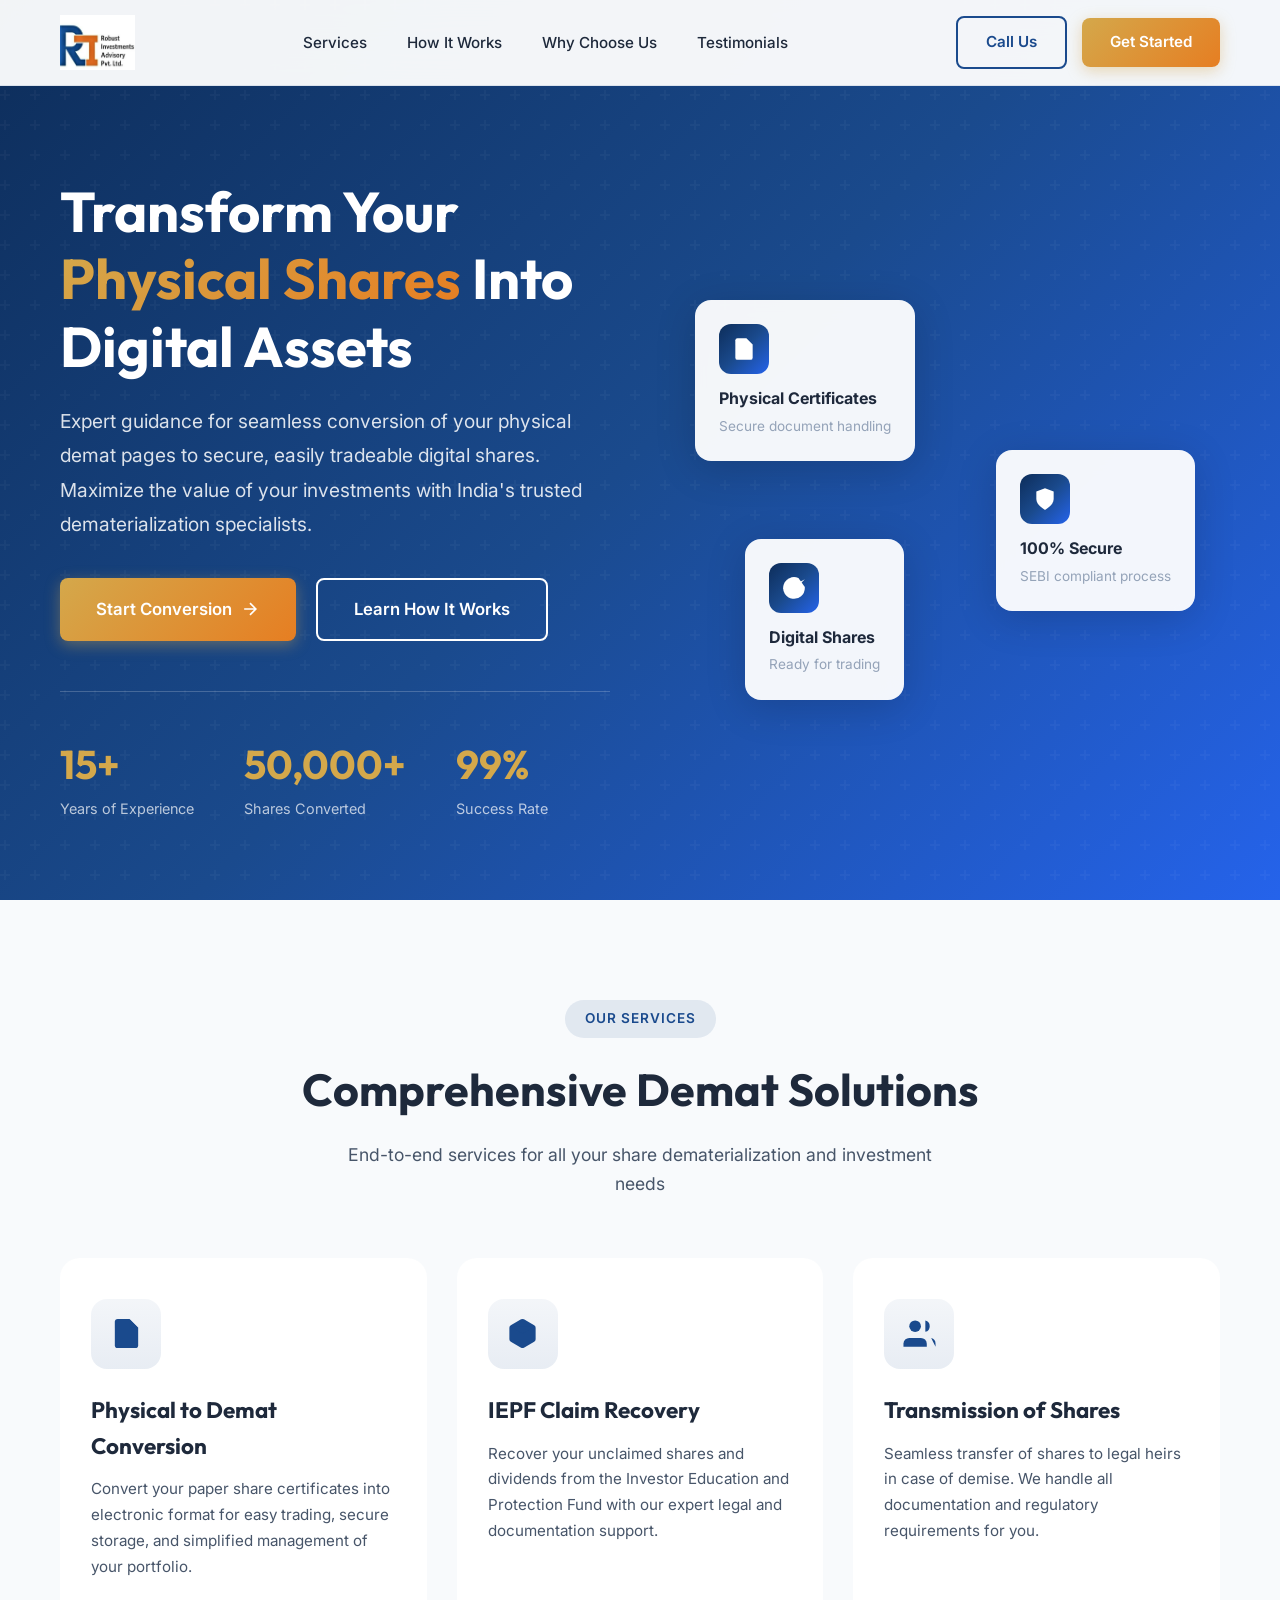
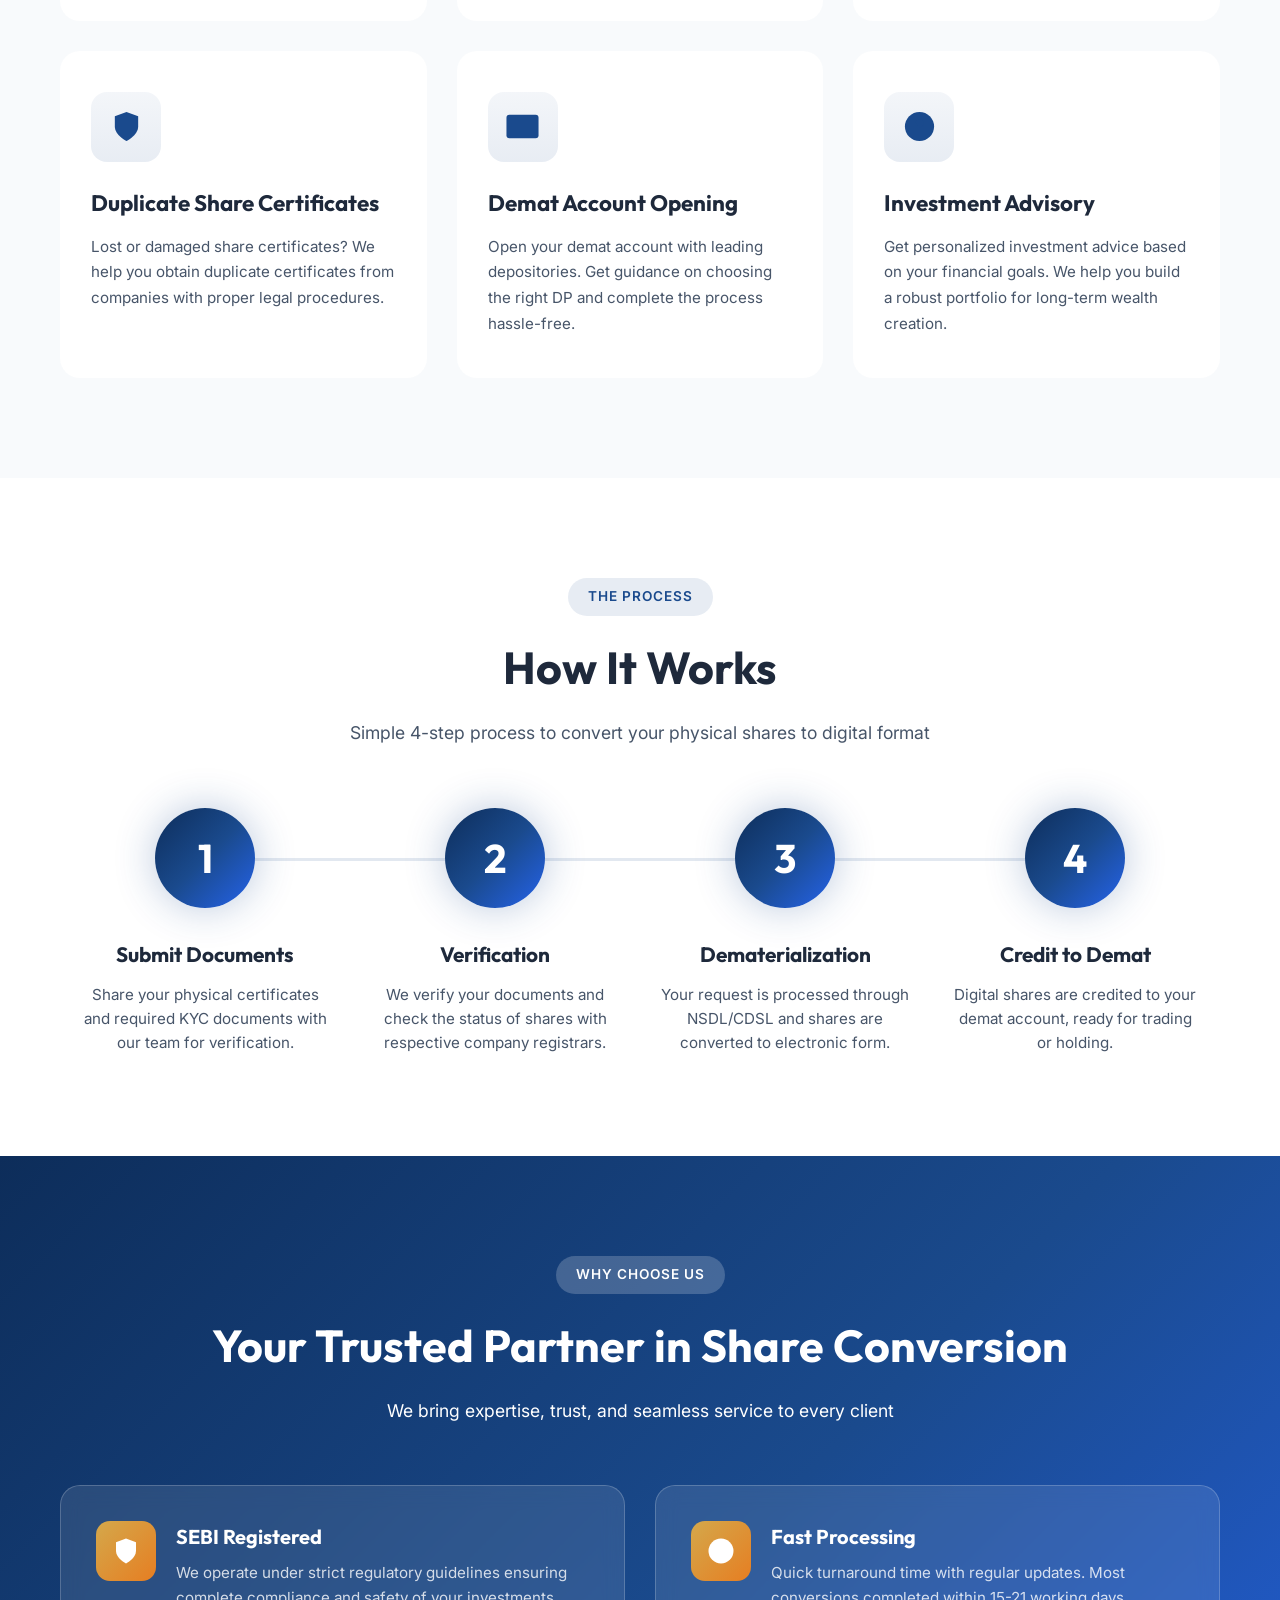
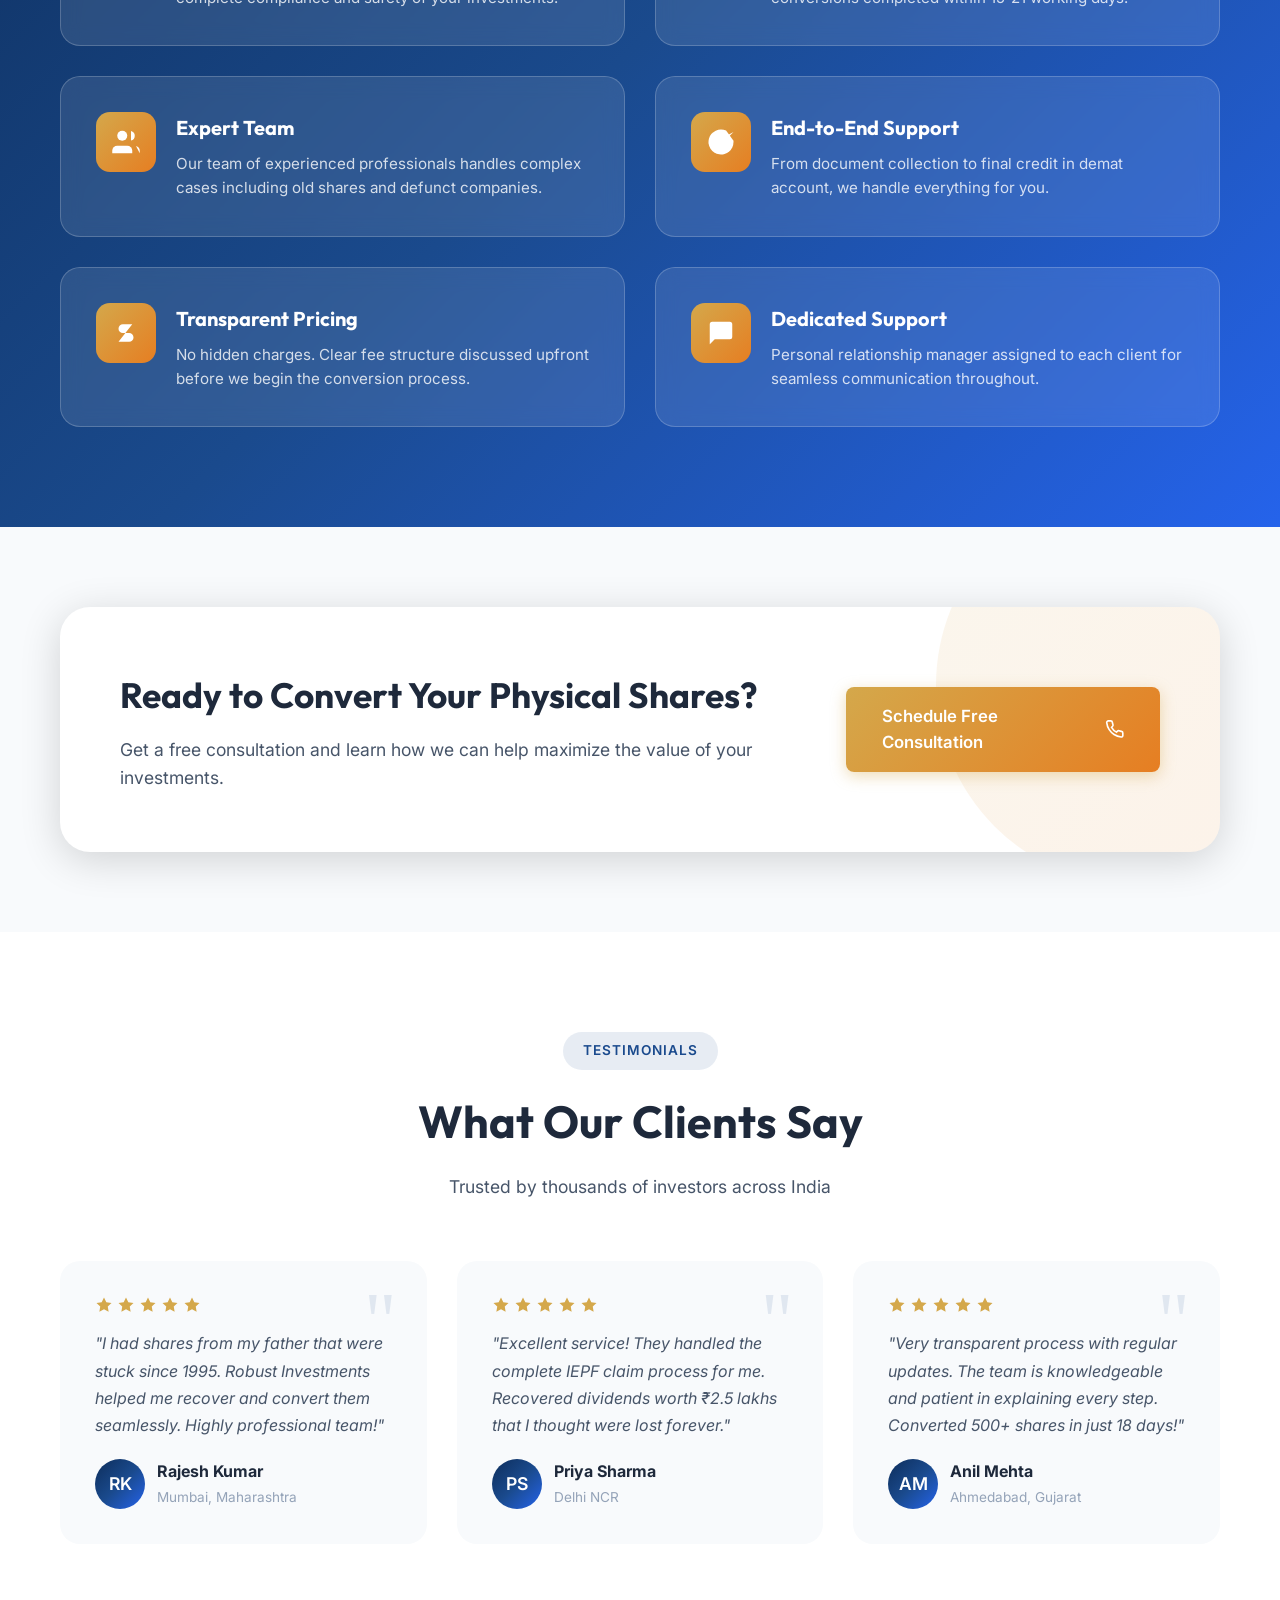
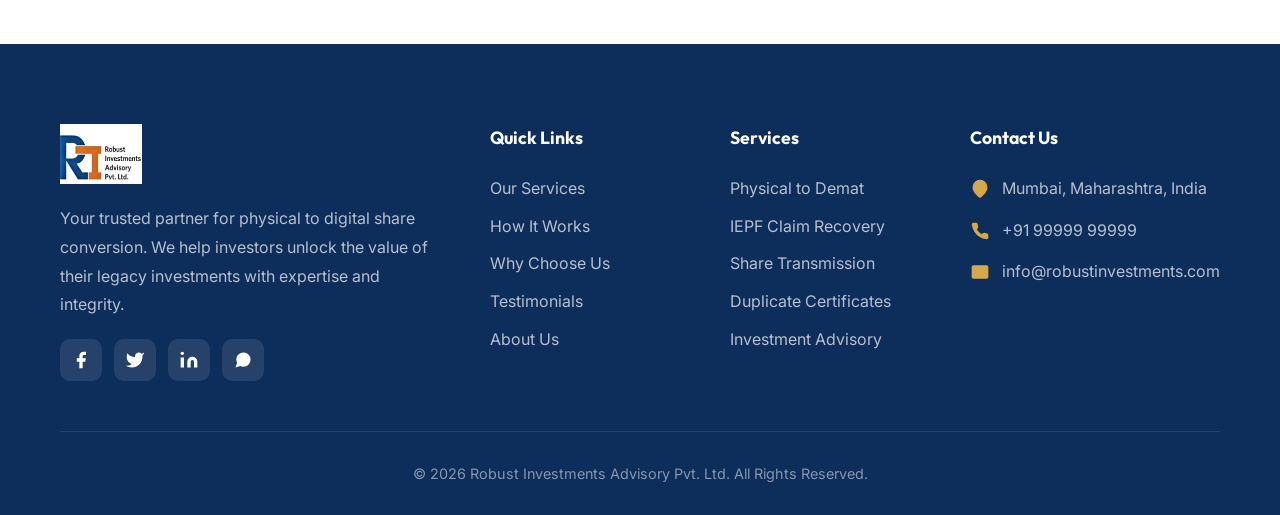
<file: robust.html>
<!DOCTYPE html>
<html lang="en">

<head>
    <meta charset="UTF-8">
    <meta name="viewport" content="width=device-width, initial-scale=1.0">
    <title>Robust Investments Advisory Pvt. Ltd. | Physical to Digital Share Conversion</title>
    <meta name="description"
        content="Transform your physical demat pages into digital shares with Robust Investments Advisory. Expert guidance for seamless share dematerialization and conversion services.">

    <!-- Fonts -->
    <link rel="preconnect" href="https://fonts.googleapis.com">
    <link rel="preconnect" href="https://fonts.gstatic.com" crossorigin>
    <link
        href="https://fonts.googleapis.com/css2?family=Inter:wght@400;500;600;700&family=Outfit:wght@500;600;700&display=swap"
        rel="stylesheet">

    <!-- Styles -->
    <link rel="stylesheet" href="styles.css">
</head>

<body>
    <!-- Header -->
    <header id="header">
        <div class="container">
            <nav>
                <a href="#" class="logo">
                    <img src="logo.png" alt="Robust Investments Advisory">
                </a>

                <ul class="nav-links">
                    <li><a href="#services">Services</a></li>
                    <li><a href="#process">How It Works</a></li>
                    <li><a href="#why-us">Why Choose Us</a></li>
                    <li><a href="#testimonials">Testimonials</a></li>
                </ul>

                <div class="nav-cta">
                    <a href="tel:+919999999999" class="btn btn-outline">Call Us</a>
                    <a href="#contact" class="btn btn-primary">Get Started</a>
                </div>

                <div class="menu-toggle">
                    <span></span>
                    <span></span>
                    <span></span>
                </div>
            </nav>
        </div>
    </header>

    <!-- Hero Section -->
    <section class="hero">
        <div class="container">
            <div class="hero-content">
                <div class="hero-text">
                    <h1>Transform Your <span>Physical Shares</span> Into Digital Assets</h1>
                    <p>Expert guidance for seamless conversion of your physical demat pages to secure, easily tradeable
                        digital shares. Maximize the value of your investments with India's trusted dematerialization
                        specialists.</p>

                    <div class="hero-buttons">
                        <a href="#contact" class="btn btn-primary btn-large">
                            Start Conversion
                            <svg width="20" height="20" viewBox="0 0 24 24" fill="none" stroke="currentColor"
                                stroke-width="2">
                                <path d="M5 12h14M12 5l7 7-7 7" />
                            </svg>
                        </a>
                        <a href="#process" class="btn btn-outline btn-large">Learn How It Works</a>
                    </div>

                    <div class="hero-stats">
                        <div class="stat-item">
                            <h3>15+</h3>
                            <p>Years of Experience</p>
                        </div>
                        <div class="stat-item">
                            <h3>50,000+</h3>
                            <p>Shares Converted</p>
                        </div>
                        <div class="stat-item">
                            <h3>99%</h3>
                            <p>Success Rate</p>
                        </div>
                    </div>
                </div>

                <div class="hero-visual">
                    <div class="hero-graphic">
                        <div class="floating-card">
                            <div class="card-icon">
                                <svg viewBox="0 0 24 24">
                                    <path d="M14 2H6a2 2 0 0 0-2 2v16a2 2 0 0 0 2 2h12a2 2 0 0 0 2-2V8z" />
                                    <path d="M14 2v6h6M16 13H8M16 17H8M10 9H8" />
                                </svg>
                            </div>
                            <h4>Physical Certificates</h4>
                            <p>Secure document handling</p>
                        </div>

                        <div class="floating-card">
                            <div class="card-icon">
                                <svg viewBox="0 0 24 24">
                                    <path d="M12 22s8-4 8-10V5l-8-3-8 3v7c0 6 8 10 8 10z" />
                                </svg>
                            </div>
                            <h4>100% Secure</h4>
                            <p>SEBI compliant process</p>
                        </div>

                        <div class="floating-card">
                            <div class="card-icon">
                                <svg viewBox="0 0 24 24">
                                    <path d="M22 11.08V12a10 10 0 1 1-5.93-9.14" />
                                    <path d="M22 4L12 14.01l-3-3" />
                                </svg>
                            </div>
                            <h4>Digital Shares</h4>
                            <p>Ready for trading</p>
                        </div>
                    </div>
                </div>
            </div>
        </div>
    </section>

    <!-- Services Section -->
    <section class="services" id="services">
        <div class="container">
            <div class="section-header">
                <span class="section-tag">Our Services</span>
                <h2>Comprehensive Demat Solutions</h2>
                <p>End-to-end services for all your share dematerialization and investment needs</p>
            </div>

            <div class="services-grid">
                <div class="service-card">
                    <div class="service-icon">
                        <svg viewBox="0 0 24 24">
                            <path d="M14 2H6a2 2 0 0 0-2 2v16a2 2 0 0 0 2 2h12a2 2 0 0 0 2-2V8z" />
                            <path d="M14 2v6h6M12 18v-6M9 15l3 3 3-3" />
                        </svg>
                    </div>
                    <h3>Physical to Demat Conversion</h3>
                    <p>Convert your paper share certificates into electronic format for easy trading, secure storage,
                        and simplified management of your portfolio.</p>
                </div>

                <div class="service-card">
                    <div class="service-icon">
                        <svg viewBox="0 0 24 24">
                            <path
                                d="M21 16V8a2 2 0 0 0-1-1.73l-7-4a2 2 0 0 0-2 0l-7 4A2 2 0 0 0 3 8v8a2 2 0 0 0 1 1.73l7 4a2 2 0 0 0 2 0l7-4A2 2 0 0 0 21 16z" />
                            <path d="M3.27 6.96L12 12.01l8.73-5.05M12 22.08V12" />
                        </svg>
                    </div>
                    <h3>IEPF Claim Recovery</h3>
                    <p>Recover your unclaimed shares and dividends from the Investor Education and Protection Fund with
                        our expert legal and documentation support.</p>
                </div>

                <div class="service-card">
                    <div class="service-icon">
                        <svg viewBox="0 0 24 24">
                            <path d="M17 21v-2a4 4 0 0 0-4-4H5a4 4 0 0 0-4 4v2" />
                            <circle cx="9" cy="7" r="4" />
                            <path d="M23 21v-2a4 4 0 0 0-3-3.87M16 3.13a4 4 0 0 1 0 7.75" />
                        </svg>
                    </div>
                    <h3>Transmission of Shares</h3>
                    <p>Seamless transfer of shares to legal heirs in case of demise. We handle all documentation and
                        regulatory requirements for you.</p>
                </div>

                <div class="service-card">
                    <div class="service-icon">
                        <svg viewBox="0 0 24 24">
                            <path d="M12 22s8-4 8-10V5l-8-3-8 3v7c0 6 8 10 8 10z" />
                        </svg>
                    </div>
                    <h3>Duplicate Share Certificates</h3>
                    <p>Lost or damaged share certificates? We help you obtain duplicate certificates from companies with
                        proper legal procedures.</p>
                </div>

                <div class="service-card">
                    <div class="service-icon">
                        <svg viewBox="0 0 24 24">
                            <rect x="1" y="4" width="22" height="16" rx="2" ry="2" />
                            <line x1="1" y1="10" x2="23" y2="10" />
                        </svg>
                    </div>
                    <h3>Demat Account Opening</h3>
                    <p>Open your demat account with leading depositories. Get guidance on choosing the right DP and
                        complete the process hassle-free.</p>
                </div>

                <div class="service-card">
                    <div class="service-icon">
                        <svg viewBox="0 0 24 24">
                            <circle cx="12" cy="12" r="10" />
                            <path d="M9.09 9a3 3 0 0 1 5.83 1c0 2-3 3-3 3M12 17h.01" />
                        </svg>
                    </div>
                    <h3>Investment Advisory</h3>
                    <p>Get personalized investment advice based on your financial goals. We help you build a robust
                        portfolio for long-term wealth creation.</p>
                </div>
            </div>
        </div>
    </section>

    <!-- How It Works -->
    <section class="process" id="process">
        <div class="container">
            <div class="section-header">
                <span class="section-tag">The Process</span>
                <h2>How It Works</h2>
                <p>Simple 4-step process to convert your physical shares to digital format</p>
            </div>

            <div class="process-steps">
                <div class="step">
                    <div class="step-number">1</div>
                    <h3>Submit Documents</h3>
                    <p>Share your physical certificates and required KYC documents with our team for verification.</p>
                </div>

                <div class="step">
                    <div class="step-number">2</div>
                    <h3>Verification</h3>
                    <p>We verify your documents and check the status of shares with respective company registrars.</p>
                </div>

                <div class="step">
                    <div class="step-number">3</div>
                    <h3>Dematerialization</h3>
                    <p>Your request is processed through NSDL/CDSL and shares are converted to electronic form.</p>
                </div>

                <div class="step">
                    <div class="step-number">4</div>
                    <h3>Credit to Demat</h3>
                    <p>Digital shares are credited to your demat account, ready for trading or holding.</p>
                </div>
            </div>
        </div>
    </section>

    <!-- Why Choose Us -->
    <section class="why-us" id="why-us">
        <div class="container">
            <div class="section-header">
                <span class="section-tag">Why Choose Us</span>
                <h2>Your Trusted Partner in Share Conversion</h2>
                <p>We bring expertise, trust, and seamless service to every client</p>
            </div>

            <div class="features-grid">
                <div class="feature-card">
                    <div class="feature-icon">
                        <svg viewBox="0 0 24 24">
                            <path d="M12 22s8-4 8-10V5l-8-3-8 3v7c0 6 8 10 8 10z" />
                        </svg>
                    </div>
                    <div class="feature-content">
                        <h3>SEBI Registered</h3>
                        <p>We operate under strict regulatory guidelines ensuring complete compliance and safety of your
                            investments.</p>
                    </div>
                </div>

                <div class="feature-card">
                    <div class="feature-icon">
                        <svg viewBox="0 0 24 24">
                            <circle cx="12" cy="12" r="10" />
                            <path d="M12 6v6l4 2" />
                        </svg>
                    </div>
                    <div class="feature-content">
                        <h3>Fast Processing</h3>
                        <p>Quick turnaround time with regular updates. Most conversions completed within 15-21 working
                            days.</p>
                    </div>
                </div>

                <div class="feature-card">
                    <div class="feature-icon">
                        <svg viewBox="0 0 24 24">
                            <path d="M17 21v-2a4 4 0 0 0-4-4H5a4 4 0 0 0-4 4v2" />
                            <circle cx="9" cy="7" r="4" />
                            <path d="M23 21v-2a4 4 0 0 0-3-3.87M16 3.13a4 4 0 0 1 0 7.75" />
                        </svg>
                    </div>
                    <div class="feature-content">
                        <h3>Expert Team</h3>
                        <p>Our team of experienced professionals handles complex cases including old shares and defunct
                            companies.</p>
                    </div>
                </div>

                <div class="feature-card">
                    <div class="feature-icon">
                        <svg viewBox="0 0 24 24">
                            <path d="M22 11.08V12a10 10 0 1 1-5.93-9.14" />
                            <path d="M22 4L12 14.01l-3-3" />
                        </svg>
                    </div>
                    <div class="feature-content">
                        <h3>End-to-End Support</h3>
                        <p>From document collection to final credit in demat account, we handle everything for you.</p>
                    </div>
                </div>

                <div class="feature-card">
                    <div class="feature-icon">
                        <svg viewBox="0 0 24 24">
                            <line x1="12" y1="1" x2="12" y2="23" />
                            <path d="M17 5H9.5a3.5 3.5 0 0 0 0 7h5a3.5 3.5 0 0 1 0 7H6" />
                        </svg>
                    </div>
                    <div class="feature-content">
                        <h3>Transparent Pricing</h3>
                        <p>No hidden charges. Clear fee structure discussed upfront before we begin the conversion
                            process.</p>
                    </div>
                </div>

                <div class="feature-card">
                    <div class="feature-icon">
                        <svg viewBox="0 0 24 24">
                            <path d="M21 15a2 2 0 0 1-2 2H7l-4 4V5a2 2 0 0 1 2-2h14a2 2 0 0 1 2 2z" />
                        </svg>
                    </div>
                    <div class="feature-content">
                        <h3>Dedicated Support</h3>
                        <p>Personal relationship manager assigned to each client for seamless communication throughout.
                        </p>
                    </div>
                </div>
            </div>
        </div>
    </section>

    <!-- CTA Section -->
    <section class="cta" id="contact">
        <div class="container">
            <div class="cta-box">
                <div class="cta-content">
                    <h2>Ready to Convert Your Physical Shares?</h2>
                    <p>Get a free consultation and learn how we can help maximize the value of your investments.</p>
                </div>
                <div class="cta-actions">
                    <a href="tel:+919999999999" class="btn btn-primary btn-large">
                        Schedule Free Consultation
                        <svg width="20" height="20" viewBox="0 0 24 24" fill="none" stroke="currentColor"
                            stroke-width="2">
                            <path
                                d="M22 16.92v3a2 2 0 0 1-2.18 2 19.79 19.79 0 0 1-8.63-3.07 19.5 19.5 0 0 1-6-6 19.79 19.79 0 0 1-3.07-8.67A2 2 0 0 1 4.11 2h3a2 2 0 0 1 2 1.72 12.84 12.84 0 0 0 .7 2.81 2 2 0 0 1-.45 2.11L8.09 9.91a16 16 0 0 0 6 6l1.27-1.27a2 2 0 0 1 2.11-.45 12.84 12.84 0 0 0 2.81.7A2 2 0 0 1 22 16.92z" />
                        </svg>
                    </a>
                </div>
            </div>
        </div>
    </section>

    <!-- Testimonials -->
    <section class="testimonials" id="testimonials">
        <div class="container">
            <div class="section-header">
                <span class="section-tag">Testimonials</span>
                <h2>What Our Clients Say</h2>
                <p>Trusted by thousands of investors across India</p>
            </div>

            <div class="testimonials-grid">
                <div class="testimonial-card">
                    <div class="stars">
                        <svg viewBox="0 0 24 24">
                            <polygon
                                points="12 2 15.09 8.26 22 9.27 17 14.14 18.18 21.02 12 17.77 5.82 21.02 7 14.14 2 9.27 8.91 8.26 12 2" />
                        </svg>
                        <svg viewBox="0 0 24 24">
                            <polygon
                                points="12 2 15.09 8.26 22 9.27 17 14.14 18.18 21.02 12 17.77 5.82 21.02 7 14.14 2 9.27 8.91 8.26 12 2" />
                        </svg>
                        <svg viewBox="0 0 24 24">
                            <polygon
                                points="12 2 15.09 8.26 22 9.27 17 14.14 18.18 21.02 12 17.77 5.82 21.02 7 14.14 2 9.27 8.91 8.26 12 2" />
                        </svg>
                        <svg viewBox="0 0 24 24">
                            <polygon
                                points="12 2 15.09 8.26 22 9.27 17 14.14 18.18 21.02 12 17.77 5.82 21.02 7 14.14 2 9.27 8.91 8.26 12 2" />
                        </svg>
                        <svg viewBox="0 0 24 24">
                            <polygon
                                points="12 2 15.09 8.26 22 9.27 17 14.14 18.18 21.02 12 17.77 5.82 21.02 7 14.14 2 9.27 8.91 8.26 12 2" />
                        </svg>
                    </div>
                    <blockquote>"I had shares from my father that were stuck since 1995. Robust Investments helped me
                        recover and convert them seamlessly. Highly professional team!"</blockquote>
                    <div class="testimonial-author">
                        <div class="author-avatar">RK</div>
                        <div class="author-info">
                            <h4>Rajesh Kumar</h4>
                            <p>Mumbai, Maharashtra</p>
                        </div>
                    </div>
                </div>

                <div class="testimonial-card">
                    <div class="stars">
                        <svg viewBox="0 0 24 24">
                            <polygon
                                points="12 2 15.09 8.26 22 9.27 17 14.14 18.18 21.02 12 17.77 5.82 21.02 7 14.14 2 9.27 8.91 8.26 12 2" />
                        </svg>
                        <svg viewBox="0 0 24 24">
                            <polygon
                                points="12 2 15.09 8.26 22 9.27 17 14.14 18.18 21.02 12 17.77 5.82 21.02 7 14.14 2 9.27 8.91 8.26 12 2" />
                        </svg>
                        <svg viewBox="0 0 24 24">
                            <polygon
                                points="12 2 15.09 8.26 22 9.27 17 14.14 18.18 21.02 12 17.77 5.82 21.02 7 14.14 2 9.27 8.91 8.26 12 2" />
                        </svg>
                        <svg viewBox="0 0 24 24">
                            <polygon
                                points="12 2 15.09 8.26 22 9.27 17 14.14 18.18 21.02 12 17.77 5.82 21.02 7 14.14 2 9.27 8.91 8.26 12 2" />
                        </svg>
                        <svg viewBox="0 0 24 24">
                            <polygon
                                points="12 2 15.09 8.26 22 9.27 17 14.14 18.18 21.02 12 17.77 5.82 21.02 7 14.14 2 9.27 8.91 8.26 12 2" />
                        </svg>
                    </div>
                    <blockquote>"Excellent service! They handled the complete IEPF claim process for me. Recovered
                        dividends worth ₹2.5 lakhs that I thought were lost forever."</blockquote>
                    <div class="testimonial-author">
                        <div class="author-avatar">PS</div>
                        <div class="author-info">
                            <h4>Priya Sharma</h4>
                            <p>Delhi NCR</p>
                        </div>
                    </div>
                </div>

                <div class="testimonial-card">
                    <div class="stars">
                        <svg viewBox="0 0 24 24">
                            <polygon
                                points="12 2 15.09 8.26 22 9.27 17 14.14 18.18 21.02 12 17.77 5.82 21.02 7 14.14 2 9.27 8.91 8.26 12 2" />
                        </svg>
                        <svg viewBox="0 0 24 24">
                            <polygon
                                points="12 2 15.09 8.26 22 9.27 17 14.14 18.18 21.02 12 17.77 5.82 21.02 7 14.14 2 9.27 8.91 8.26 12 2" />
                        </svg>
                        <svg viewBox="0 0 24 24">
                            <polygon
                                points="12 2 15.09 8.26 22 9.27 17 14.14 18.18 21.02 12 17.77 5.82 21.02 7 14.14 2 9.27 8.91 8.26 12 2" />
                        </svg>
                        <svg viewBox="0 0 24 24">
                            <polygon
                                points="12 2 15.09 8.26 22 9.27 17 14.14 18.18 21.02 12 17.77 5.82 21.02 7 14.14 2 9.27 8.91 8.26 12 2" />
                        </svg>
                        <svg viewBox="0 0 24 24">
                            <polygon
                                points="12 2 15.09 8.26 22 9.27 17 14.14 18.18 21.02 12 17.77 5.82 21.02 7 14.14 2 9.27 8.91 8.26 12 2" />
                        </svg>
                    </div>
                    <blockquote>"Very transparent process with regular updates. The team is knowledgeable and patient in
                        explaining every step. Converted 500+ shares in just 18 days!"</blockquote>
                    <div class="testimonial-author">
                        <div class="author-avatar">AM</div>
                        <div class="author-info">
                            <h4>Anil Mehta</h4>
                            <p>Ahmedabad, Gujarat</p>
                        </div>
                    </div>
                </div>
            </div>
        </div>
    </section>

    <!-- Footer -->
    <footer>
        <div class="container">
            <div class="footer-content">
                <div class="footer-brand">
                    <img src="logo.png" alt="Robust Investments Advisory">
                    <p>Your trusted partner for physical to digital share conversion. We help investors unlock the value
                        of their legacy investments with expertise and integrity.</p>
                    <div class="footer-social">
                        <a href="#" aria-label="Facebook">
                            <svg viewBox="0 0 24 24">
                                <path d="M18 2h-3a5 5 0 0 0-5 5v3H7v4h3v8h4v-8h3l1-4h-4V7a1 1 0 0 1 1-1h3z" />
                            </svg>
                        </a>
                        <a href="#" aria-label="Twitter">
                            <svg viewBox="0 0 24 24">
                                <path
                                    d="M23 3a10.9 10.9 0 0 1-3.14 1.53 4.48 4.48 0 0 0-7.86 3v1A10.66 10.66 0 0 1 3 4s-4 9 5 13a11.64 11.64 0 0 1-7 2c9 5 20 0 20-11.5a4.5 4.5 0 0 0-.08-.83A7.72 7.72 0 0 0 23 3z" />
                            </svg>
                        </a>
                        <a href="#" aria-label="LinkedIn">
                            <svg viewBox="0 0 24 24">
                                <path
                                    d="M16 8a6 6 0 0 1 6 6v7h-4v-7a2 2 0 0 0-2-2 2 2 0 0 0-2 2v7h-4v-7a6 6 0 0 1 6-6z" />
                                <rect x="2" y="9" width="4" height="12" />
                                <circle cx="4" cy="4" r="2" />
                            </svg>
                        </a>
                        <a href="#" aria-label="WhatsApp">
                            <svg viewBox="0 0 24 24">
                                <path
                                    d="M21 11.5a8.38 8.38 0 0 1-.9 3.8 8.5 8.5 0 0 1-7.6 4.7 8.38 8.38 0 0 1-3.8-.9L3 21l1.9-5.7a8.38 8.38 0 0 1-.9-3.8 8.5 8.5 0 0 1 4.7-7.6 8.38 8.38 0 0 1 3.8-.9h.5a8.48 8.48 0 0 1 8 8v.5z" />
                            </svg>
                        </a>
                    </div>
                </div>

                <div class="footer-column">
                    <h4>Quick Links</h4>
                    <ul>
                        <li><a href="#services">Our Services</a></li>
                        <li><a href="#process">How It Works</a></li>
                        <li><a href="#why-us">Why Choose Us</a></li>
                        <li><a href="#testimonials">Testimonials</a></li>
                        <li><a href="#">About Us</a></li>
                    </ul>
                </div>

                <div class="footer-column">
                    <h4>Services</h4>
                    <ul>
                        <li><a href="#">Physical to Demat</a></li>
                        <li><a href="#">IEPF Claim Recovery</a></li>
                        <li><a href="#">Share Transmission</a></li>
                        <li><a href="#">Duplicate Certificates</a></li>
                        <li><a href="#">Investment Advisory</a></li>
                    </ul>
                </div>

                <div class="footer-column">
                    <h4>Contact Us</h4>
                    <div class="contact-item">
                        <svg viewBox="0 0 24 24">
                            <path d="M21 10c0 7-9 13-9 13s-9-6-9-13a9 9 0 0 1 18 0z" />
                            <circle cx="12" cy="10" r="3" />
                        </svg>
                        <span>Mumbai, Maharashtra, India</span>
                    </div>
                    <div class="contact-item">
                        <svg viewBox="0 0 24 24">
                            <path
                                d="M22 16.92v3a2 2 0 0 1-2.18 2 19.79 19.79 0 0 1-8.63-3.07 19.5 19.5 0 0 1-6-6 19.79 19.79 0 0 1-3.07-8.67A2 2 0 0 1 4.11 2h3a2 2 0 0 1 2 1.72 12.84 12.84 0 0 0 .7 2.81 2 2 0 0 1-.45 2.11L8.09 9.91a16 16 0 0 0 6 6l1.27-1.27a2 2 0 0 1 2.11-.45 12.84 12.84 0 0 0 2.81.7A2 2 0 0 1 22 16.92z" />
                        </svg>
                        <span>+91 99999 99999</span>
                    </div>
                    <div class="contact-item">
                        <svg viewBox="0 0 24 24">
                            <path d="M4 4h16c1.1 0 2 .9 2 2v12c0 1.1-.9 2-2 2H4c-1.1 0-2-.9-2-2V6c0-1.1.9-2 2-2z" />
                            <polyline points="22,6 12,13 2,6" />
                        </svg>
                        <span>info@robustinvestments.com</span>
                    </div>
                </div>
            </div>

            <div class="footer-bottom">
                <p>&copy; 2026 Robust Investments Advisory Pvt. Ltd. All Rights Reserved.</p>
            </div>
        </div>
    </footer>

    <!-- Header Scroll Effect Script -->
    <script>
        // Header scroll effect
        window.addEventListener('scroll', function () {
            const header = document.getElementById('header');
            if (window.scrollY > 50) {
                header.classList.add('scrolled');
            } else {
                header.classList.remove('scrolled');
            }
        });

        // Smooth scroll for anchor links
        document.querySelectorAll('a[href^="#"]').forEach(anchor => {
            anchor.addEventListener('click', function (e) {
                e.preventDefault();
                const target = document.querySelector(this.getAttribute('href'));
                if (target) {
                    target.scrollIntoView({
                        behavior: 'smooth',
                        block: 'start'
                    });
                }
            });
        });

        // Mobile menu toggle
        const menuToggle = document.querySelector('.menu-toggle');
        const navLinks = document.querySelector('.nav-links');

        if (menuToggle) {
            menuToggle.addEventListener('click', function () {
                navLinks.classList.toggle('active');
            });
        }
    </script>
</body>

</html>
</file>
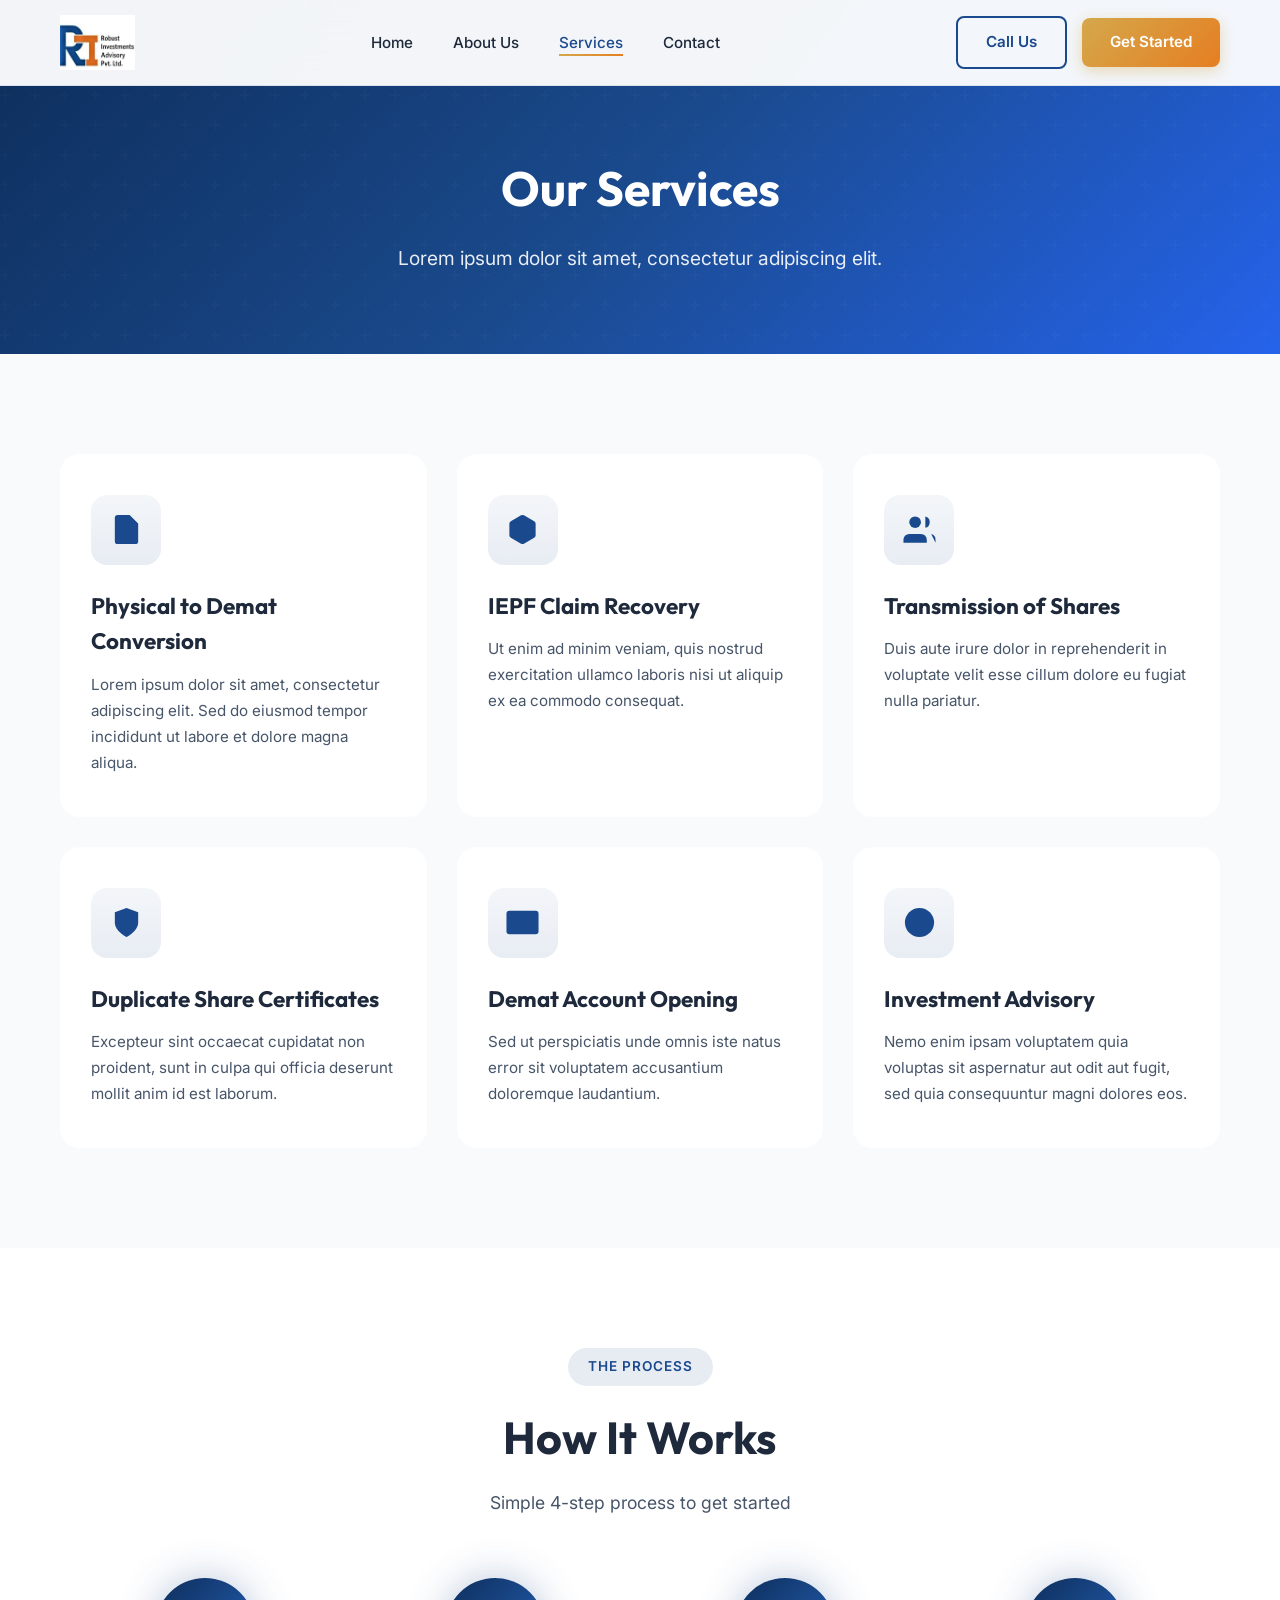
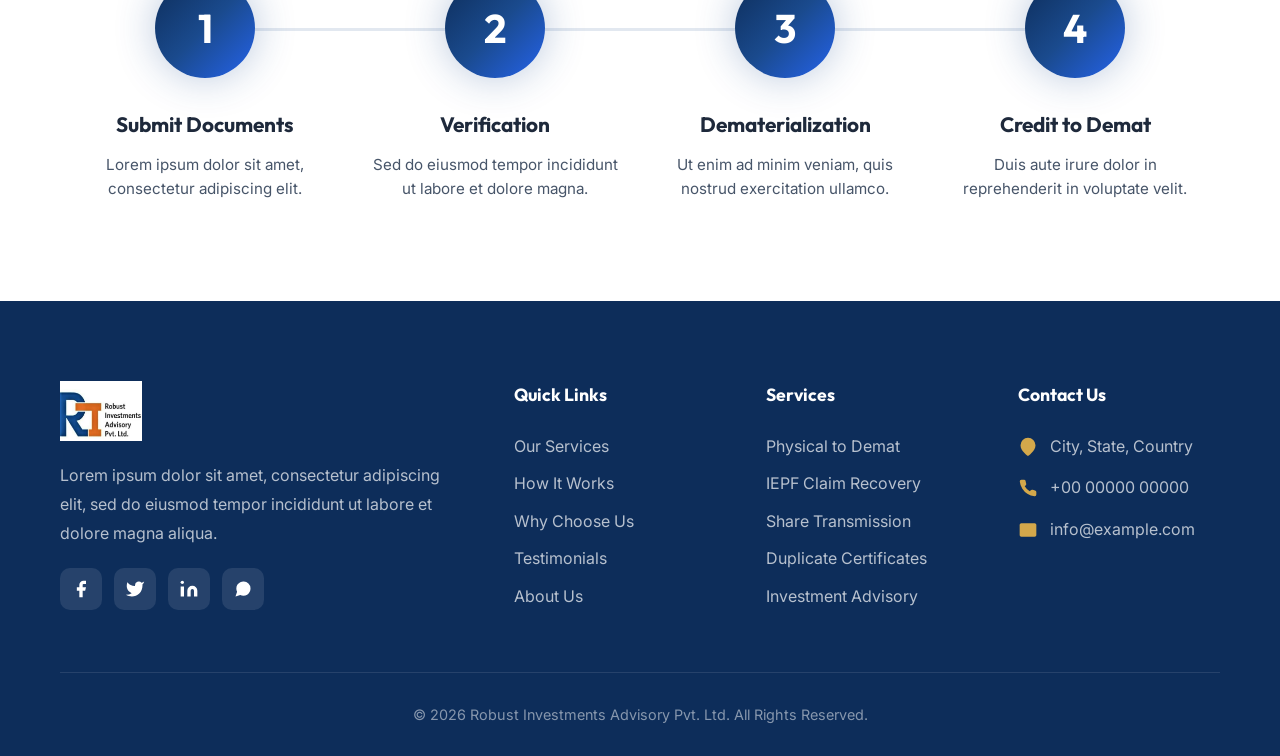
<file: services.html>
<!DOCTYPE html>
<html lang="en">

<head>
    <meta charset="UTF-8">
    <meta name="viewport" content="width=device-width, initial-scale=1.0">
    <title>Services | Robust Investments Advisory</title>
    <meta name="description"
        content="Explore our comprehensive range of share conversion and dematerialization services.">
    <link rel="icon" type="image/png" href="logo.png">

    <!-- Fonts -->
    <link rel="preconnect" href="https://fonts.googleapis.com">
    <link rel="preconnect" href="https://fonts.gstatic.com" crossorigin>
    <link
        href="https://fonts.googleapis.com/css2?family=Inter:wght@400;500;600;700&family=Outfit:wght@500;600;700&display=swap"
        rel="stylesheet">

    <!-- Styles -->
    <link rel="stylesheet" href="styles.css">
</head>

<body>
    <!-- Header -->
    <header id="header">
        <div class="container">
            <nav>
                <a href="index.html" class="logo">
                    <img src="logo.png" alt="Robust Investments Advisory">
                </a>

                <ul class="nav-links">
                    <li><a href="index.html">Home</a></li>
                    <li><a href="about.html">About Us</a></li>
                    <li><a href="services.html" class="active">Services</a></li>
                    <li><a href="contact.html">Contact</a></li>
                </ul>

                <div class="nav-cta">
                    <a href="tel:+919999999999" class="btn btn-outline">Call Us</a>
                    <a href="contact.html" class="btn btn-primary">Get Started</a>
                </div>

                <div class="menu-toggle">
                    <span></span>
                    <span></span>
                    <span></span>
                </div>
            </nav>
        </div>
    </header>

    <!-- Page Header -->
    <section class="page-header">
        <div class="container">
            <h1>Our Services</h1>
            <p>Lorem ipsum dolor sit amet, consectetur adipiscing elit.</p>
        </div>
    </section>

    <!-- Services Section -->
    <section class="services" id="all-services">
        <div class="container">
            <div class="services-grid">
                <div class="service-card">
                    <div class="service-icon">
                        <svg viewBox="0 0 24 24">
                            <path d="M14 2H6a2 2 0 0 0-2 2v16a2 2 0 0 0 2 2h12a2 2 0 0 0 2-2V8z" />
                            <path d="M14 2v6h6M12 18v-6M9 15l3 3 3-3" />
                        </svg>
                    </div>
                    <h3>Physical to Demat Conversion</h3>
                    <p>Lorem ipsum dolor sit amet, consectetur adipiscing elit. Sed do eiusmod tempor incididunt ut
                        labore et dolore magna aliqua.</p>
                </div>

                <div class="service-card">
                    <div class="service-icon">
                        <svg viewBox="0 0 24 24">
                            <path
                                d="M21 16V8a2 2 0 0 0-1-1.73l-7-4a2 2 0 0 0-2 0l-7 4A2 2 0 0 0 3 8v8a2 2 0 0 0 1 1.73l7 4a2 2 0 0 0 2 0l7-4A2 2 0 0 0 21 16z" />
                            <path d="M3.27 6.96L12 12.01l8.73-5.05M12 22.08V12" />
                        </svg>
                    </div>
                    <h3>IEPF Claim Recovery</h3>
                    <p>Ut enim ad minim veniam, quis nostrud exercitation ullamco laboris nisi ut aliquip ex ea commodo
                        consequat.</p>
                </div>

                <div class="service-card">
                    <div class="service-icon">
                        <svg viewBox="0 0 24 24">
                            <path d="M17 21v-2a4 4 0 0 0-4-4H5a4 4 0 0 0-4 4v2" />
                            <circle cx="9" cy="7" r="4" />
                            <path d="M23 21v-2a4 4 0 0 0-3-3.87M16 3.13a4 4 0 0 1 0 7.75" />
                        </svg>
                    </div>
                    <h3>Transmission of Shares</h3>
                    <p>Duis aute irure dolor in reprehenderit in voluptate velit esse cillum dolore eu fugiat nulla
                        pariatur.</p>
                </div>

                <div class="service-card">
                    <div class="service-icon">
                        <svg viewBox="0 0 24 24">
                            <path d="M12 22s8-4 8-10V5l-8-3-8 3v7c0 6 8 10 8 10z" />
                        </svg>
                    </div>
                    <h3>Duplicate Share Certificates</h3>
                    <p>Excepteur sint occaecat cupidatat non proident, sunt in culpa qui officia deserunt mollit anim id
                        est laborum.</p>
                </div>

                <div class="service-card">
                    <div class="service-icon">
                        <svg viewBox="0 0 24 24">
                            <rect x="1" y="4" width="22" height="16" rx="2" ry="2" />
                            <line x1="1" y1="10" x2="23" y2="10" />
                        </svg>
                    </div>
                    <h3>Demat Account Opening</h3>
                    <p>Sed ut perspiciatis unde omnis iste natus error sit voluptatem accusantium doloremque laudantium.
                    </p>
                </div>

                <div class="service-card">
                    <div class="service-icon">
                        <svg viewBox="0 0 24 24">
                            <circle cx="12" cy="12" r="10" />
                            <path d="M9.09 9a3 3 0 0 1 5.83 1c0 2-3 3-3 3M12 17h.01" />
                        </svg>
                    </div>
                    <h3>Investment Advisory</h3>
                    <p>Nemo enim ipsam voluptatem quia voluptas sit aspernatur aut odit aut fugit, sed quia consequuntur
                        magni dolores eos.</p>
                </div>
            </div>
        </div>
    </section>

    <!-- How It Works -->
    <section class="process" id="process">
        <div class="container">
            <div class="section-header">
                <span class="section-tag">The Process</span>
                <h2>How It Works</h2>
                <p>Simple 4-step process to get started</p>
            </div>

            <div class="process-steps">
                <div class="step">
                    <div class="step-number">1</div>
                    <h3>Submit Documents</h3>
                    <p>Lorem ipsum dolor sit amet, consectetur adipiscing elit.</p>
                </div>

                <div class="step">
                    <div class="step-number">2</div>
                    <h3>Verification</h3>
                    <p>Sed do eiusmod tempor incididunt ut labore et dolore magna.</p>
                </div>

                <div class="step">
                    <div class="step-number">3</div>
                    <h3>Dematerialization</h3>
                    <p>Ut enim ad minim veniam, quis nostrud exercitation ullamco.</p>
                </div>

                <div class="step">
                    <div class="step-number">4</div>
                    <h3>Credit to Demat</h3>
                    <p>Duis aute irure dolor in reprehenderit in voluptate velit.</p>
                </div>
            </div>
        </div>
    </section>

    <!-- Footer -->
    <footer>
        <div class="container">
            <div class="footer-content">
                <div class="footer-brand">
                    <img src="logo.png" alt="Robust Investments Advisory">
                    <p>Lorem ipsum dolor sit amet, consectetur adipiscing elit, sed do eiusmod tempor incididunt ut
                        labore et dolore magna aliqua.</p>
                    <div class="footer-social">
                        <a href="#" aria-label="Facebook">
                            <svg viewBox="0 0 24 24">
                                <path d="M18 2h-3a5 5 0 0 0-5 5v3H7v4h3v8h4v-8h3l1-4h-4V7a1 1 0 0 1 1-1h3z" />
                            </svg>
                        </a>
                        <a href="#" aria-label="Twitter">
                            <svg viewBox="0 0 24 24">
                                <path
                                    d="M23 3a10.9 10.9 0 0 1-3.14 1.53 4.48 4.48 0 0 0-7.86 3v1A10.66 10.66 0 0 1 3 4s-4 9 5 13a11.64 11.64 0 0 1-7 2c9 5 20 0 20-11.5a4.5 4.5 0 0 0-.08-.83A7.72 7.72 0 0 0 23 3z" />
                            </svg>
                        </a>
                        <a href="#" aria-label="LinkedIn">
                            <svg viewBox="0 0 24 24">
                                <path
                                    d="M16 8a6 6 0 0 1 6 6v7h-4v-7a2 2 0 0 0-2-2 2 2 0 0 0-2 2v7h-4v-7a6 6 0 0 1 6-6z" />
                                <rect x="2" y="9" width="4" height="12" />
                                <circle cx="4" cy="4" r="2" />
                            </svg>
                        </a>
                        <a href="#" aria-label="WhatsApp">
                            <svg viewBox="0 0 24 24">
                                <path
                                    d="M21 11.5a8.38 8.38 0 0 1-.9 3.8 8.5 8.5 0 0 1-7.6 4.7 8.38 8.38 0 0 1-3.8-.9L3 21l1.9-5.7a8.38 8.38 0 0 1-.9-3.8 8.5 8.5 0 0 1 4.7-7.6 8.38 8.38 0 0 1 3.8-.9h.5a8.48 8.48 0 0 1 8 8v.5z" />
                            </svg>
                        </a>
                    </div>
                </div>

                <div class="footer-column">
                    <h4>Quick Links</h4>
                    <ul>
                        <li><a href="services.html">Our Services</a></li>
                        <li><a href="services.html#process">How It Works</a></li>
                        <li><a href="about.html">Why Choose Us</a></li>
                        <li><a href="index.html#testimonials">Testimonials</a></li>
                        <li><a href="about.html">About Us</a></li>
                    </ul>
                </div>

                <div class="footer-column">
                    <h4>Services</h4>
                    <ul>
                        <li><a href="services.html">Physical to Demat</a></li>
                        <li><a href="services.html">IEPF Claim Recovery</a></li>
                        <li><a href="services.html">Share Transmission</a></li>
                        <li><a href="services.html">Duplicate Certificates</a></li>
                        <li><a href="services.html">Investment Advisory</a></li>
                    </ul>
                </div>

                <div class="footer-column">
                    <h4>Contact Us</h4>
                    <div class="contact-item">
                        <svg viewBox="0 0 24 24">
                            <path d="M21 10c0 7-9 13-9 13s-9-6-9-13a9 9 0 0 1 18 0z" />
                            <circle cx="12" cy="10" r="3" />
                        </svg>
                        <span>City, State, Country</span>
                    </div>
                    <div class="contact-item">
                        <svg viewBox="0 0 24 24">
                            <path
                                d="M22 16.92v3a2 2 0 0 1-2.18 2 19.79 19.79 0 0 1-8.63-3.07 19.5 19.5 0 0 1-6-6 19.79 19.79 0 0 1-3.07-8.67A2 2 0 0 1 4.11 2h3a2 2 0 0 1 2 1.72 12.84 12.84 0 0 0 .7 2.81 2 2 0 0 1-.45 2.11L8.09 9.91a16 16 0 0 0 6 6l1.27-1.27a2 2 0 0 1 2.11-.45 12.84 12.84 0 0 0 2.81.7A2 2 0 0 1 22 16.92z" />
                        </svg>
                        <span>+00 00000 00000</span>
                    </div>
                    <div class="contact-item">
                        <svg viewBox="0 0 24 24">
                            <path d="M4 4h16c1.1 0 2 .9 2 2v12c0 1.1-.9 2-2 2H4c-1.1 0-2-.9-2-2V6c0-1.1.9-2 2-2z" />
                            <polyline points="22,6 12,13 2,6" />
                        </svg>
                        <span>info@example.com</span>
                    </div>
                </div>
            </div>

            <div class="footer-bottom">
                <p>&copy; 2026 Robust Investments Advisory Pvt. Ltd. All Rights Reserved.</p>
            </div>
        </div>
    </footer>

    <!-- Scripts -->
    <script src="script.js"></script>
</body>

</html>
</file>
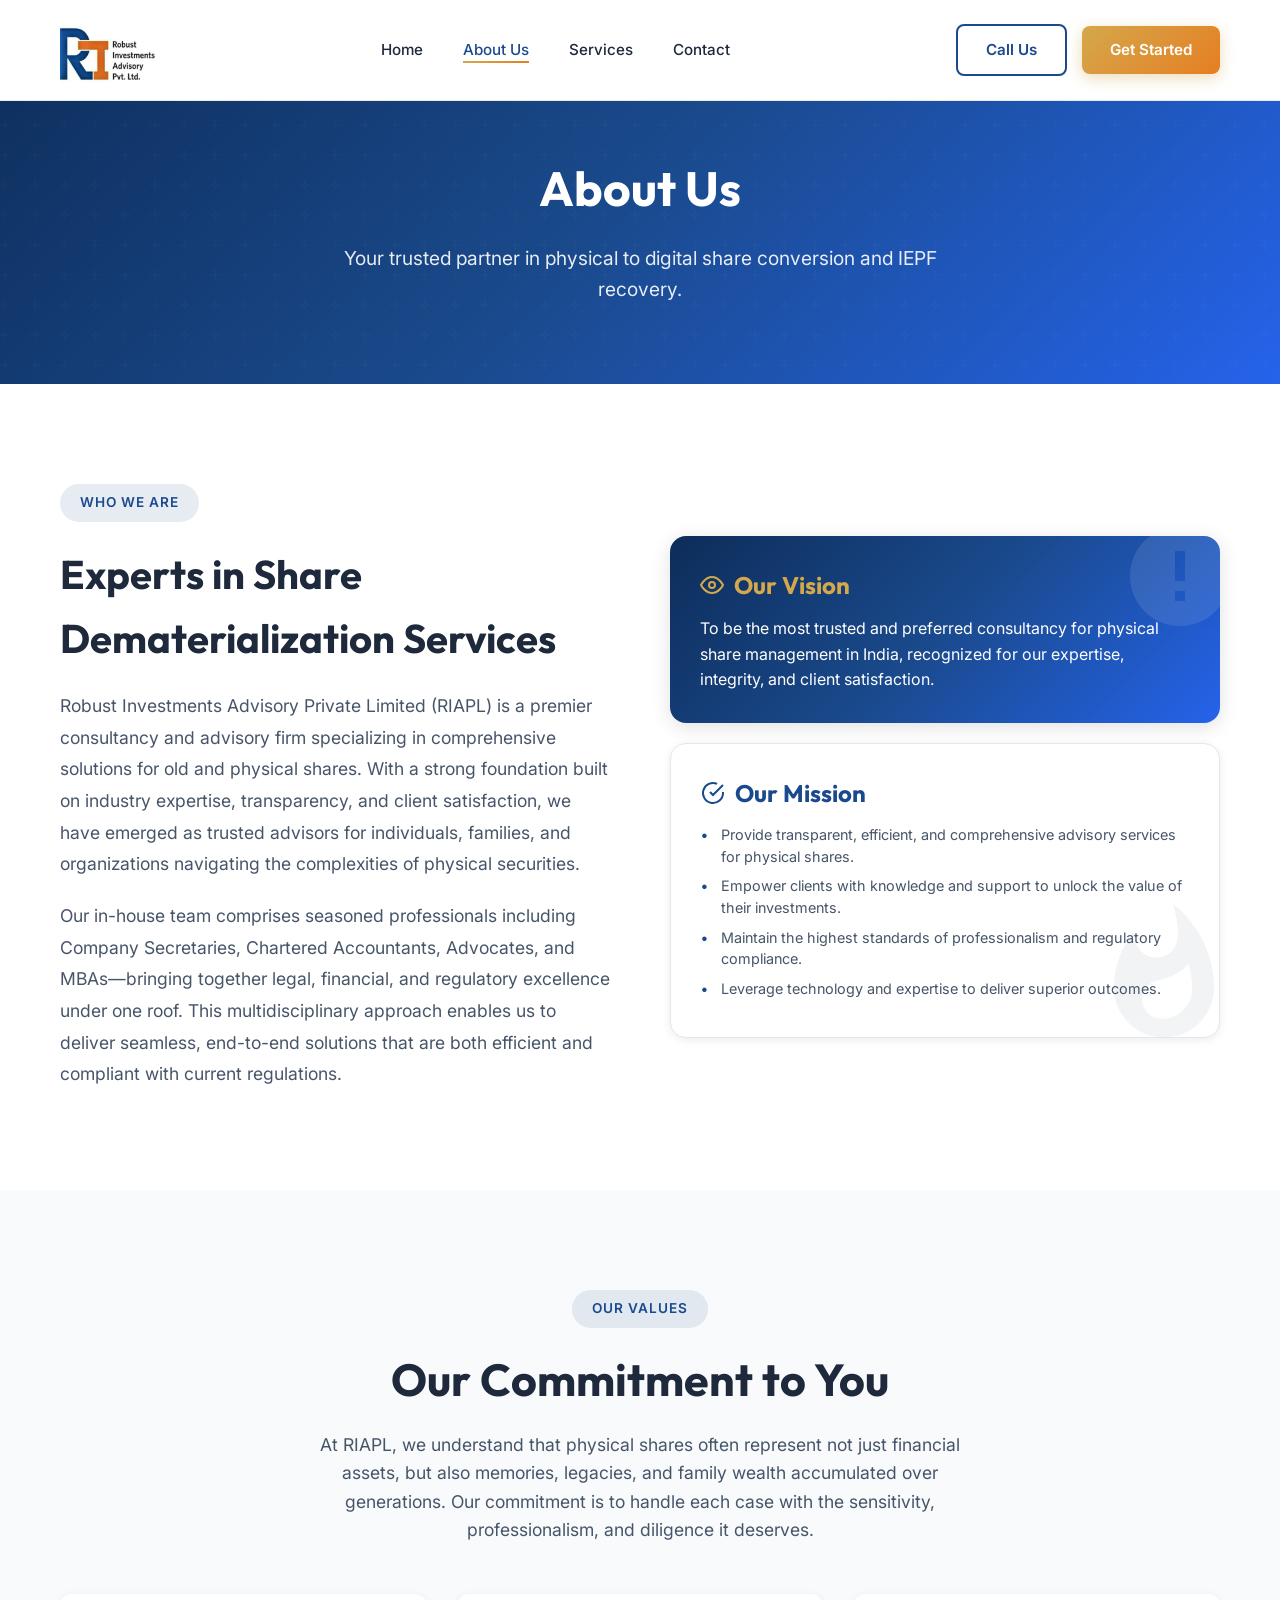
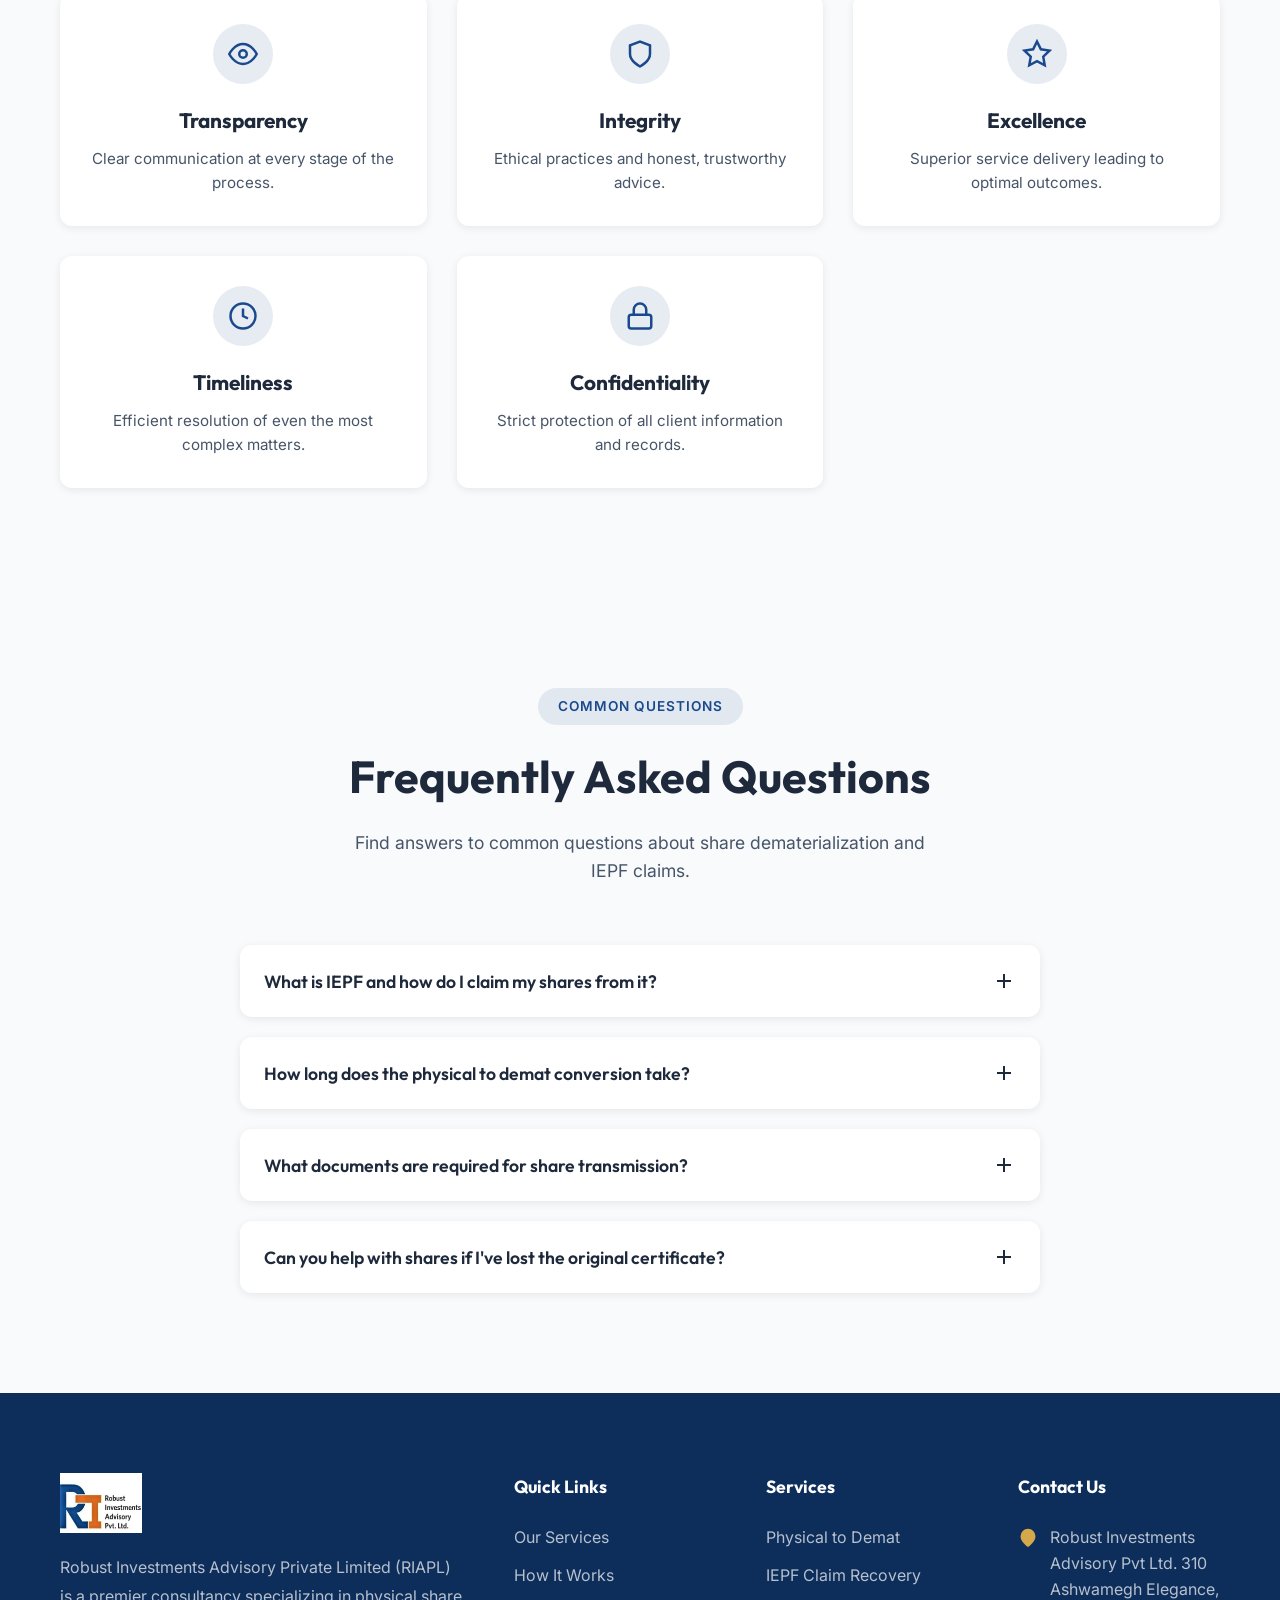
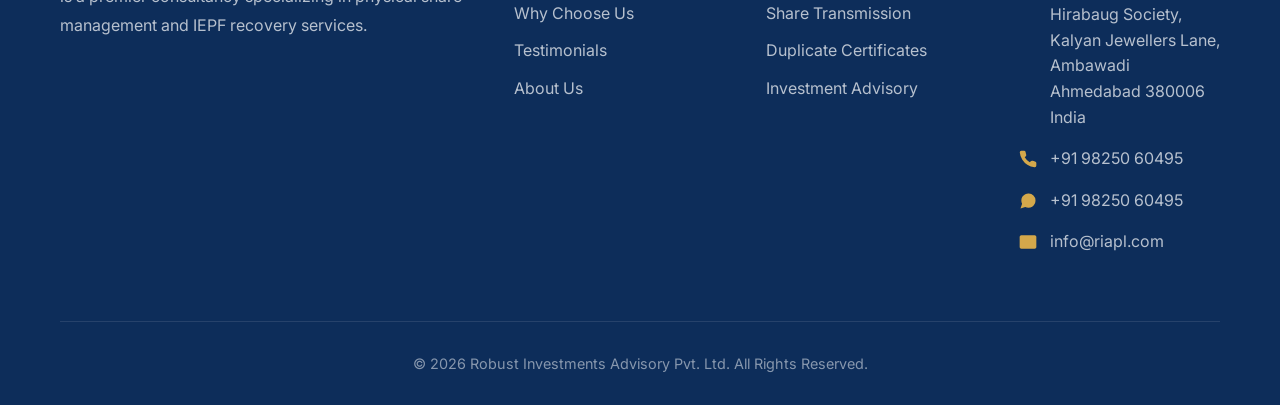
<file: html/about.html>
<!DOCTYPE html>
<html lang="en">

<head>
    <meta charset="UTF-8">
    <meta name="viewport" content="width=device-width, initial-scale=1.0">
    <title>About Us | Robust Investments Advisory</title>
    <meta name="description"
        content="Learn about Robust Investments Advisory, your trusted partner for share dematerialization and investment services.">
    <link rel="icon" type="image/png" href="../assets/logo.png">

    <!-- Fonts -->
    <link rel="preconnect" href="https://fonts.googleapis.com">
    <link rel="preconnect" href="https://fonts.gstatic.com" crossorigin>
    <link
        href="https://fonts.googleapis.com/css2?family=Inter:wght@400;500;600;700&family=Outfit:wght@500;600;700&display=swap"
        rel="stylesheet">

    <!-- Styles -->
    <link rel="stylesheet" href="../css/styles.css">
</head>

<body>
    <!-- Header -->
    <header id="header">
        <div class="container">
            <nav>
                <a href="../index.html" class="logo">
                    <img src="../assets/logo.png" alt="Robust Investments Advisory">
                </a>

                <ul class="nav-links">
                    <li><a href="../index.html">Home</a></li>
                    <li><a href="about.html" class="active">About Us</a></li>
                    <li><a href="services.html">Services</a></li>
                    <li><a href="contact.html">Contact</a></li>
                </ul>

                <div class="nav-cta">
                    <a href="tel:+919825060495" class="btn btn-outline">Call Us</a>
                    <a href="contact.html" class="btn btn-primary">Get Started</a>
                </div>

                <div class="menu-toggle">
                    <span></span>
                    <span></span>
                    <span></span>
                </div>
            </nav>
        </div>
    </header>

    <!-- Page Header -->
    <section class="page-header">
        <div class="container">
            <h1>About Us</h1>
            <p>Your trusted partner in physical to digital share conversion and IEPF recovery.</p>
        </div>
    </section>

    <!-- About Content -->
    <section class="services" style="background: var(--white);">
        <div class="container">
            <div class="hero-content">
                <div style="flex: 1;">
                    <span class="section-tag" style="margin-bottom: 20px;">Who We Are</span>
                    <h2
                        style="font-family: var(--font-heading); font-size: 2.5rem; color: var(--text-dark); margin-bottom: 20px;">
                        Experts in Share Dematerialization Services</h2>
                    <p style="color: var(--dark-gray); font-size: 1.1rem; line-height: 1.8; margin-bottom: 20px;">
                        Robust Investments Advisory Private Limited (RIAPL) is a premier consultancy and advisory firm
                        specializing in comprehensive solutions for old and physical shares. With a strong foundation
                        built on industry expertise, transparency, and client satisfaction, we have emerged as trusted
                        advisors for individuals, families, and organizations navigating the complexities of physical
                        securities.
                    </p>
                    <p style="color: var(--dark-gray); font-size: 1.1rem; line-height: 1.8;">
                        Our in-house team comprises seasoned professionals including Company Secretaries, Chartered
                        Accountants, Advocates, and MBAs—bringing together legal, financial, and regulatory excellence
                        under one roof. This multidisciplinary approach enables us to deliver seamless, end-to-end
                        solutions that are both efficient and compliant with current regulations.
                    </p>
                </div>
                <div class="mission-vision-wrapper" style="flex: 1; display: flex; flex-direction: column; gap: 20px;">
                    <!-- Vision Card -->
                    <div
                        style="background: var(--hero-gradient); padding: 30px; border-radius: 16px; color: var(--white); box-shadow: var(--shadow-md); position: relative; overflow: hidden;">
                        <div style="position: absolute; right: -20px; top: -20px; opacity: 0.1;">
                            <svg viewBox="0 0 24 24" width="120" height="120" fill="currentColor">
                                <path
                                    d="M12 2C6.48 2 2 6.48 2 12s4.48 10 10 10 10-4.48 10-10S17.52 2 12 2zm1 15h-2v-2h2v2zm0-4h-2V7h2v6z" />
                            </svg>
                        </div>
                        <h3
                            style="font-family: var(--font-heading); font-size: 1.5rem; margin-bottom: 12px; color: var(--accent-gold); display: flex; align-items: center; gap: 10px;">
                            <svg viewBox="0 0 24 24" width="24" height="24" fill="none" stroke="currentColor"
                                stroke-width="2">
                                <path d="M1 12s4-8 11-8 11 8 11 8-4 8-11 8-11-8-11-8z"></path>
                                <circle cx="12" cy="12" r="3"></circle>
                            </svg>
                            Our Vision
                        </h3>
                        <p style="font-size: 1rem; line-height: 1.6; position: relative; z-index: 1;">
                            To be the most trusted and preferred consultancy for physical share management in India,
                            recognized for our expertise, integrity, and client satisfaction.
                        </p>
                    </div>

                    <!-- Mission Card -->
                    <div
                        style="background: var(--white); padding: 30px; border-radius: 16px; border: 1px solid var(--light-gray); box-shadow: var(--shadow-sm); position: relative; overflow: hidden;">
                        <div style="position: absolute; right: -20px; bottom: -20px; opacity: 0.05;">
                            <svg viewBox="0 0 24 24" width="150" height="150" fill="currentColor">
                                <path
                                    d="M13.5.67s.74 2.65.74 4.8c0 2.06-1.35 3.73-3.41 3.73-2.07 0-3.63-1.67-3.63-3.73l.03-.36C5.21 7.51 4 10.62 4 14c0 4.42 3.58 8 8 8s8-3.58 8-8C20 8.61 17.41 3.8 13.5.67zM11.71 19c-1.78 0-3.22-1.4-3.22-3.14 0-1.62 1.05-2.76 2.81-3.12 1.77-.36 3.6-1.21 4.62-2.58.39 1.29.59 2.65.59 4.04 0 2.65-2.15 4.8-4.8 4.8z" />
                            </svg>
                        </div>
                        <h3
                            style="font-family: var(--font-heading); font-size: 1.5rem; margin-bottom: 12px; color: var(--primary-blue); display: flex; align-items: center; gap: 10px;">
                            <svg viewBox="0 0 24 24" width="24" height="24" fill="none" stroke="currentColor"
                                stroke-width="2">
                                <path d="M22 11.08V12a10 10 0 1 1-5.93-9.14"></path>
                                <polyline points="22 4 12 14.01 9 11.01"></polyline>
                            </svg>
                            Our Mission
                        </h3>
                        <ul class="service-list" style="margin-top: 0; position: relative; z-index: 1;">
                            <li>Provide transparent, efficient, and comprehensive advisory services for physical shares.
                            </li>
                            <li>Empower clients with knowledge and support to unlock the value of their investments.
                            </li>
                            <li>Maintain the highest standards of professionalism and regulatory compliance.</li>
                            <li>Leverage technology and expertise to deliver superior outcomes.</li>
                        </ul>
                    </div>
                </div>
            </div>
        </div>
    </section>

    <!-- Our Commitment Section -->
    <section class="commitment-section" style="padding: var(--section-padding); background: var(--off-white);">
        <div class="container">
            <div class="section-header" style="text-align: center; margin-bottom: 50px;">
                <span class="section-tag">Our Values</span>
                <h2>Our Commitment to You</h2>
                <p style="max-width: 700px; margin: 0 auto;">At RIAPL, we understand that physical shares often
                    represent not just financial assets, but also memories, legacies, and family wealth accumulated over
                    generations. Our commitment is to handle each case with the sensitivity, professionalism, and
                    diligence it deserves.</p>
            </div>

            <div class="values-grid"
                style="display: grid; grid-template-columns: repeat(auto-fit, minmax(280px, 1fr)); gap: 30px;">
                <!-- Transparency -->
                <div class="value-card"
                    style="background: var(--white); padding: 30px; border-radius: 12px; box-shadow: var(--shadow-sm); text-align: center; transition: var(--transition-medium);">
                    <div class="value-icon"
                        style="width: 60px; height: 60px; background: rgba(26, 74, 141, 0.1); border-radius: 50%; display: flex; align-items: center; justify-content: center; margin: 0 auto 20px; color: var(--primary-blue);">
                        <svg viewBox="0 0 24 24" width="30" height="30" fill="none" stroke="currentColor"
                            stroke-width="2">
                            <path d="M1 12s4-8 11-8 11 8 11 8-4 8-11 8-11-8-11-8z"></path>
                            <circle cx="12" cy="12" r="3"></circle>
                        </svg>
                    </div>
                    <h3
                        style="font-family: var(--font-heading); font-size: 1.3rem; margin-bottom: 10px; color: var(--text-dark);">
                        Transparency</h3>
                    <p style="color: var(--dark-gray); font-size: 0.95rem;">Clear communication at every stage of the
                        process.</p>
                </div>

                <!-- Integrity -->
                <div class="value-card"
                    style="background: var(--white); padding: 30px; border-radius: 12px; box-shadow: var(--shadow-sm); text-align: center; transition: var(--transition-medium);">
                    <div class="value-icon"
                        style="width: 60px; height: 60px; background: rgba(26, 74, 141, 0.1); border-radius: 50%; display: flex; align-items: center; justify-content: center; margin: 0 auto 20px; color: var(--primary-blue);">
                        <svg viewBox="0 0 24 24" width="30" height="30" fill="none" stroke="currentColor"
                            stroke-width="2">
                            <path d="M12 22s8-4 8-10V5l-8-3-8 3v7c0 6 8 10 8 10z"></path>
                        </svg>
                    </div>
                    <h3
                        style="font-family: var(--font-heading); font-size: 1.3rem; margin-bottom: 10px; color: var(--text-dark);">
                        Integrity</h3>
                    <p style="color: var(--dark-gray); font-size: 0.95rem;">Ethical practices and honest, trustworthy
                        advice.</p>
                </div>

                <!-- Excellence -->
                <div class="value-card"
                    style="background: var(--white); padding: 30px; border-radius: 12px; box-shadow: var(--shadow-sm); text-align: center; transition: var(--transition-medium);">
                    <div class="value-icon"
                        style="width: 60px; height: 60px; background: rgba(26, 74, 141, 0.1); border-radius: 50%; display: flex; align-items: center; justify-content: center; margin: 0 auto 20px; color: var(--primary-blue);">
                        <svg viewBox="0 0 24 24" width="30" height="30" fill="none" stroke="currentColor"
                            stroke-width="2">
                            <polygon
                                points="12 2 15.09 8.26 22 9.27 17 14.14 18.18 21.02 12 17.77 5.82 21.02 7 14.14 2 9.27 8.91 8.26 12 2">
                            </polygon>
                        </svg>
                    </div>
                    <h3
                        style="font-family: var(--font-heading); font-size: 1.3rem; margin-bottom: 10px; color: var(--text-dark);">
                        Excellence</h3>
                    <p style="color: var(--dark-gray); font-size: 0.95rem;">Superior service delivery leading to optimal
                        outcomes.</p>
                </div>

                <!-- Timeliness -->
                <div class="value-card"
                    style="background: var(--white); padding: 30px; border-radius: 12px; box-shadow: var(--shadow-sm); text-align: center; transition: var(--transition-medium);">
                    <div class="value-icon"
                        style="width: 60px; height: 60px; background: rgba(26, 74, 141, 0.1); border-radius: 50%; display: flex; align-items: center; justify-content: center; margin: 0 auto 20px; color: var(--primary-blue);">
                        <svg viewBox="0 0 24 24" width="30" height="30" fill="none" stroke="currentColor"
                            stroke-width="2">
                            <circle cx="12" cy="12" r="10"></circle>
                            <polyline points="12 6 12 12 16 14"></polyline>
                        </svg>
                    </div>
                    <h3
                        style="font-family: var(--font-heading); font-size: 1.3rem; margin-bottom: 10px; color: var(--text-dark);">
                        Timeliness</h3>
                    <p style="color: var(--dark-gray); font-size: 0.95rem;">Efficient resolution of even the most
                        complex matters.</p>
                </div>

                <!-- Confidentiality -->
                <div class="value-card"
                    style="background: var(--white); padding: 30px; border-radius: 12px; box-shadow: var(--shadow-sm); text-align: center; transition: var(--transition-medium);">
                    <div class="value-icon"
                        style="width: 60px; height: 60px; background: rgba(26, 74, 141, 0.1); border-radius: 50%; display: flex; align-items: center; justify-content: center; margin: 0 auto 20px; color: var(--primary-blue);">
                        <svg viewBox="0 0 24 24" width="30" height="30" fill="none" stroke="currentColor"
                            stroke-width="2">
                            <rect x="3" y="11" width="18" height="11" rx="2" ry="2"></rect>
                            <path d="M7 11V7a5 5 0 0 1 10 0v4"></path>
                        </svg>
                    </div>
                    <h3
                        style="font-family: var(--font-heading); font-size: 1.3rem; margin-bottom: 10px; color: var(--text-dark);">
                        Confidentiality</h3>
                    <p style="color: var(--dark-gray); font-size: 0.95rem;">Strict protection of all client information
                        and records.</p>
                </div>
            </div>
        </div>
    </section>

    <!-- FAQs -->
    <section class="faq" id="faq">
        <div class="container">
            <div class="section-header">
                <span class="section-tag">Common Questions</span>
                <h2>Frequently Asked Questions</h2>
                <p>Find answers to common questions about share dematerialization and IEPF claims.</p>
            </div>

            <div class="faq-grid">
                <div class="faq-item">
                    <button class="faq-question">
                        <span>What is IEPF and how do I claim my shares from it?</span>
                        <svg viewBox="0 0 24 24">
                            <path d="M12 5v14M5 12h14" />
                        </svg>
                    </button>
                    <div class="faq-answer">
                        <p>IEPF stands for Investor Education and Protection Fund. If shares or dividends remain
                            unclaimed
                            for seven consecutive years, they are transferred to the IEPF. RIAPL specializes in the
                            complex
                            legal process of reclaiming these assets for the rightful owners.</p>
                    </div>
                </div>

                <div class="faq-item">
                    <button class="faq-question">
                        <span>How long does the physical to demat conversion take?</span>
                        <svg viewBox="0 0 24 24">
                            <path d="M12 5v14M5 12h14" />
                        </svg>
                    </button>
                    <div class="faq-answer">
                        <p>The timeline varies depending on the company's Registrar and Transfer Agent (RTA) and the
                            completeness of documentation. Typically, it takes anywhere from 4 to 8 weeks. Our team
                            audits
                            your documents upfront to minimize delays.</p>
                    </div>
                </div>

                <div class="faq-item">
                    <button class="faq-question">
                        <span>What documents are required for share transmission?</span>
                        <svg viewBox="0 0 24 24">
                            <path d="M12 5v14M5 12h14" />
                        </svg>
                    </button>
                    <div class="faq-answer">
                        <p>Share transmission (in case of death) requires documents such as the original share
                            certificates,
                            notarized copy of the death certificate, succession certificate (or probate/will), and KYC
                            documents of the legal heirs. We provide a tailored checklist for your specific case.</p>
                    </div>
                </div>

                <div class="faq-item">
                    <button class="faq-question">
                        <span>Can you help with shares if I've lost the original certificate?</span>
                        <svg viewBox="0 0 24 24">
                            <path d="M12 5v14M5 12h14" />
                        </svg>
                    </button>
                    <div class="faq-answer">
                        <p>Yes, we specialize in obtaining duplicate share certificates. The process involves filing an
                            FIR,
                            issuing a public advertisement, and coordinating with the RTA and the company to issue new
                            certificates before they can be dematerialized.</p>
                    </div>
                </div>
            </div>
        </div>
    </section>

    <!-- Footer -->
    <footer>
        <div class="container">
            <div class="footer-content">
                <div class="footer-brand">
                    <img src="../assets/logo.png" alt="Robust Investments Advisory">
                    <p>Robust Investments Advisory Private Limited (RIAPL) is a premier consultancy specializing in
                        physical share management and IEPF recovery services.</p>
                    <div class="footer-social" style="display: none;">
                    </div>
                </div>

                <div class="footer-column">
                    <h4>Quick Links</h4>
                    <ul>
                        <li><a href="services.html">Our Services</a></li>
                        <li><a href="services.html#process">How It Works</a></li>
                        <li><a href="about.html">Why Choose Us</a></li>
                        <li><a href="../index.html#testimonials">Testimonials</a></li>
                        <li><a href="about.html">About Us</a></li>
                    </ul>
                </div>

                <div class="footer-column">
                    <h4>Services</h4>
                    <ul>
                        <li><a href="services.html">Physical to Demat</a></li>
                        <li><a href="services.html">IEPF Claim Recovery</a></li>
                        <li><a href="services.html">Share Transmission</a></li>
                        <li><a href="services.html">Duplicate Certificates</a></li>
                        <li><a href="services.html">Investment Advisory</a></li>
                    </ul>
                </div>

                <div class="footer-column">
                    <h4>Contact Us</h4>
                    <div class="contact-item">
                        <svg viewBox="0 0 24 24">
                            <path d="M21 10c0 7-9 13-9 13s-9-6-9-13a9 9 0 0 1 18 0z" />
                            <circle cx="12" cy="10" r="3" />
                        </svg>
                        <span><a href="https://g.co/kgs/TwmJxs" target="_blank"
                                style="color: inherit; text-decoration: none; transition: color 0.3s;">Robust
                                Investments Advisory Pvt Ltd. 310 Ashwamegh Elegance, Hirabaug Society, Kalyan Jewellers
                                Lane, Ambawadi Ahmedabad 380006 India</a></span>
                    </div>
                    <div class="contact-item">
                        <svg viewBox="0 0 24 24">
                            <path
                                d="M22 16.92v3a2 2 0 0 1-2.18 2 19.79 19.79 0 0 1-8.63-3.07 19.5 19.5 0 0 1-6-6 19.79 19.79 0 0 1-3.07-8.67A2 2 0 0 1 4.11 2h3a2 2 0 0 1 2 1.72 12.84 12.84 0 0 0 .7 2.81 2 2 0 0 1-.45 2.11L8.09 9.91a16 16 0 0 0 6 6l1.27-1.27a2 2 0 0 1 2.11-.45 12.84 12.84 0 0 0 2.81.7A2 2 0 0 1 22 16.92z" />
                        </svg>
                        <span><a href="tel:+919825060495"
                                style="color: inherit; text-decoration: none;">+91 98250 60495</a></span>
                    </div>
                    <div class="contact-item">
                        <svg viewBox="0 0 24 24">
                            <path
                                d="M21 11.5a8.38 8.38 0 0 1-.9 3.8 8.5 8.5 0 0 1-7.6 4.7 8.38 8.38 0 0 1-3.8-.9L3 21l1.9-5.7a8.38 8.38 0 0 1-.9-3.8 8.5 8.5 0 0 1 4.7-7.6 8.38 8.38 0 0 1 3.8-.9h.5a8.48 8.48 0 0 1 8 8v.5z" />
                        </svg>
                        <span><a href="https://wa.me/919825060495" target="_blank"
                                style="color: inherit; text-decoration: none;">+91 98250 60495</a></span>
                    </div>
                    <div class="contact-item">
                        <svg viewBox="0 0 24 24">
                            <path d="M4 4h16c1.1 0 2 .9 2 2v12c0 1.1-.9 2-2 2H4c-1.1 0-2-.9-2-2V6c0-1.1.9-2 2-2z" />
                            <polyline points="22,6 12,13 2,6" />
                        </svg>
                        <span><a href="mailto:info@riapl.com"
                                style="color: inherit; text-decoration: none;">info@riapl.com</a></span>
                    </div>
                </div>
            </div>

            <div class="footer-bottom">
                <p>&copy; 2026 Robust Investments Advisory Pvt. Ltd. All Rights Reserved.</p>
            </div>
        </div>
    </footer>

    <!-- Scripts -->
    <script src="../js/script.js"></script>
</body>

</html>
</file>
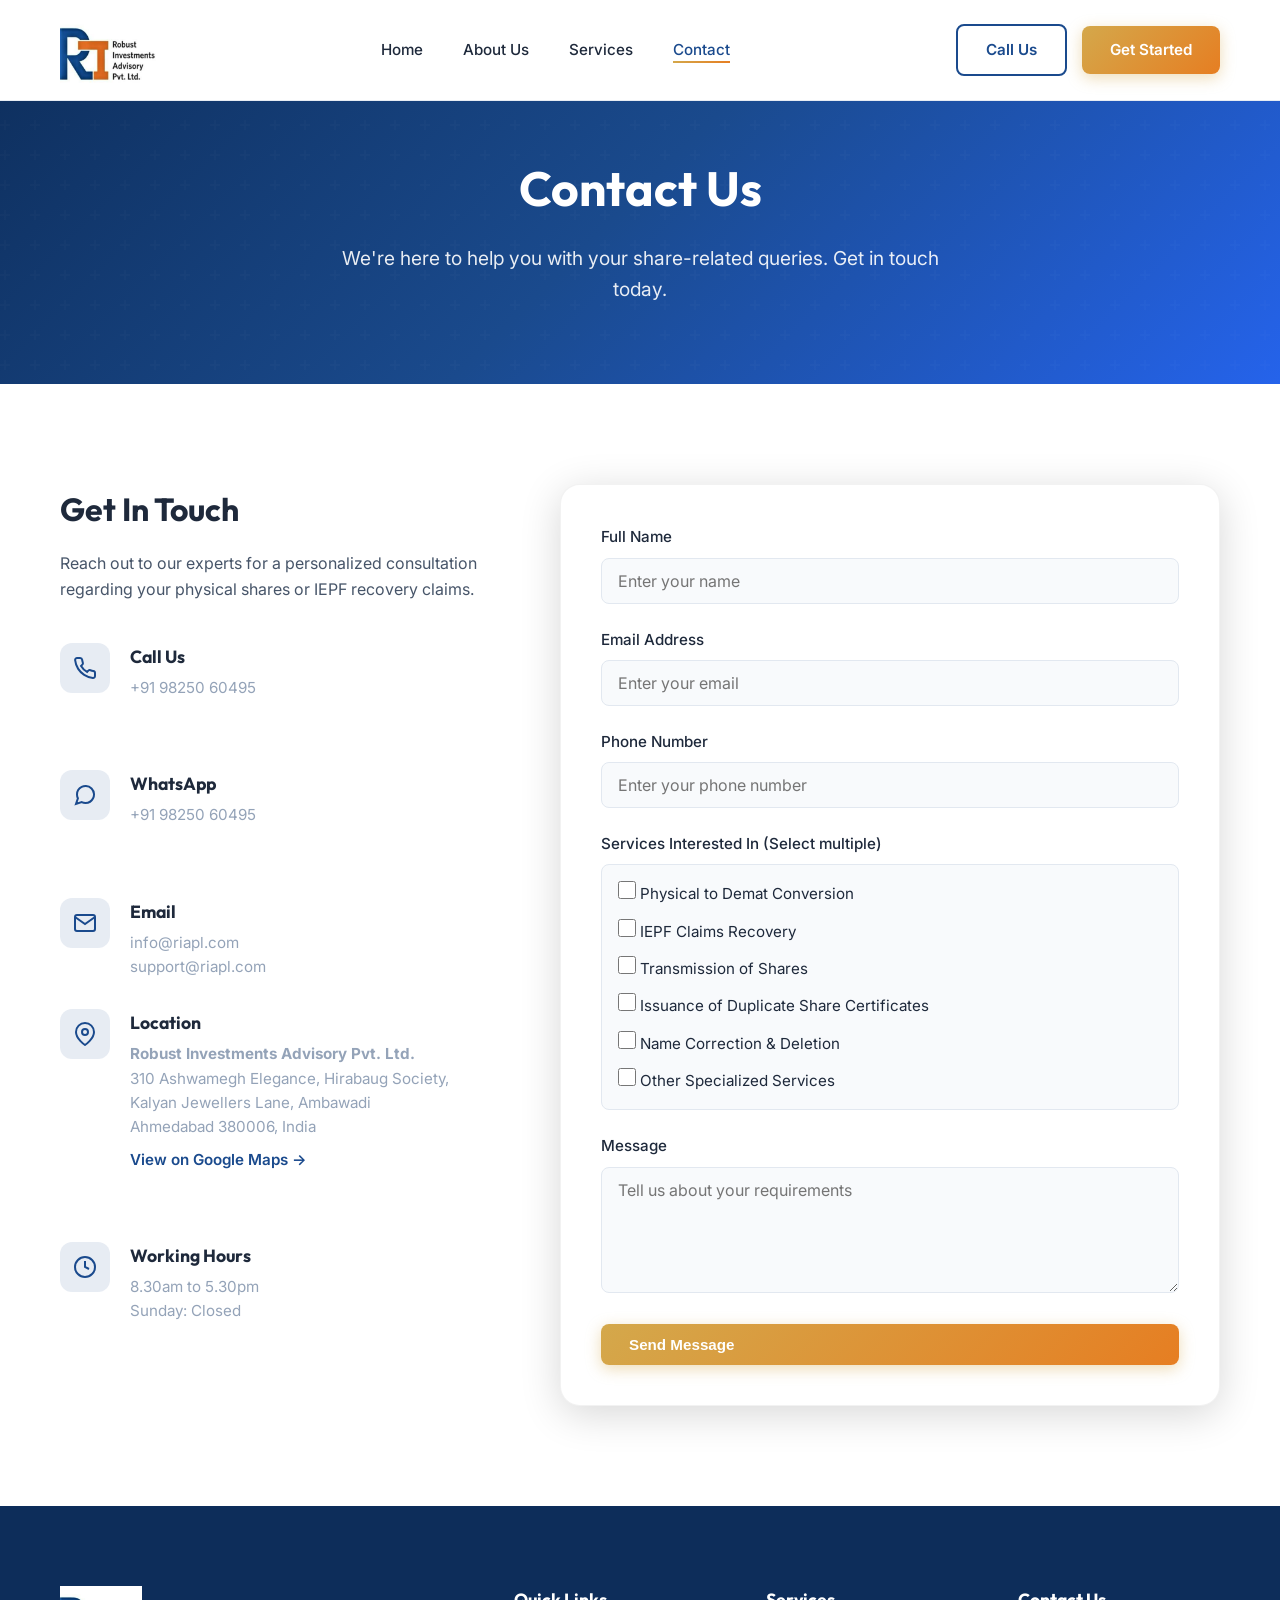
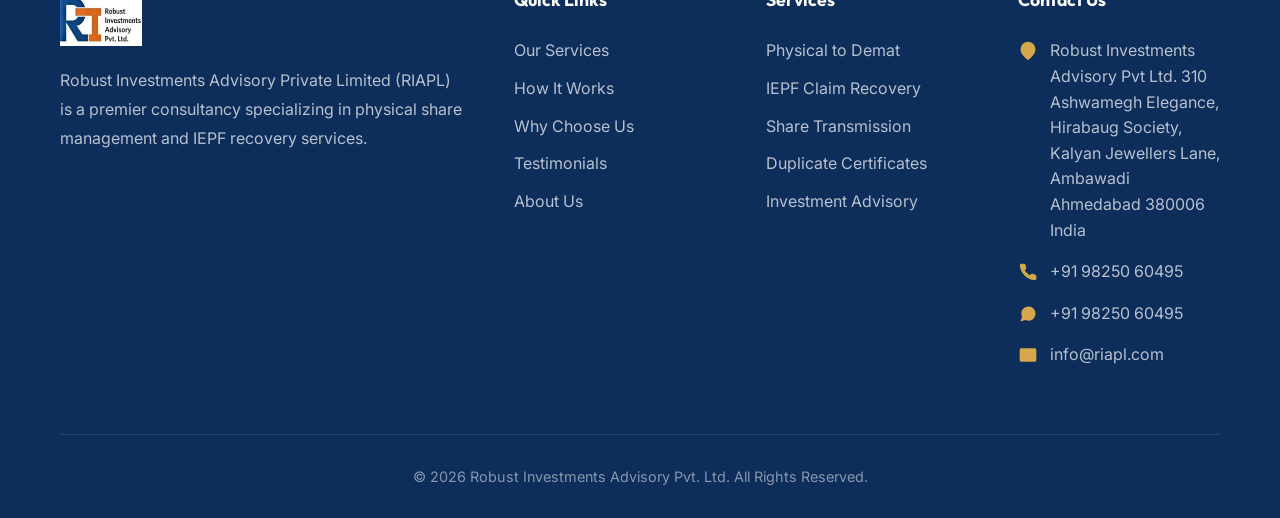
<file: html/contact.html>
<!DOCTYPE html>
<html lang="en">

<head>
    <meta charset="UTF-8">
    <meta name="viewport" content="width=device-width, initial-scale=1.0">
    <title>Contact Us | Robust Investments Advisory</title>
    <meta name="description"
        content="Get in touch with Robust Investments Advisory for expert guidance on physical share conversion and dematerialization.">
    <link rel="icon" type="image/png" href="../assets/logo.png">

    <!-- Fonts -->
    <link rel="preconnect" href="https://fonts.googleapis.com">
    <link rel="preconnect" href="https://fonts.gstatic.com" crossorigin>
    <link
        href="https://fonts.googleapis.com/css2?family=Inter:wght@400;500;600;700&family=Outfit:wght@500;600;700&display=swap"
        rel="stylesheet">

    <!-- Styles -->
    <link rel="stylesheet" href="../css/styles.css">
</head>

<body>
    <!-- Header -->
    <header id="header">
        <div class="container">
            <nav>
                <a href="../index.html" class="logo">
                    <img src="../assets/logo.png" alt="Robust Investments Advisory">
                </a>

                <ul class="nav-links">
                    <li><a href="../index.html">Home</a></li>
                    <li><a href="about.html">About Us</a></li>
                    <li><a href="services.html">Services</a></li>
                    <li><a href="contact.html" class="active">Contact</a></li>
                </ul>

                <div class="nav-cta">
                    <a href="tel:+919825060495" class="btn btn-outline">Call Us</a>
                    <a href="contact.html" class="btn btn-primary">Get Started</a>
                </div>

                <div class="menu-toggle">
                    <span></span>
                    <span></span>
                    <span></span>
                </div>
            </nav>
        </div>
    </header>

    <!-- Page Header -->
    <section class="page-header">
        <div class="container">
            <h1>Contact Us</h1>
            <p>We're here to help you with your share-related queries. Get in touch today.</p>
        </div>
    </section>

    <!-- Contact Section -->
    <section class="services" style="background: var(--white);">
        <div class="container">
            <div class="contact-grid">
                <!-- Contact Info -->
                <div class="contact-info">
                    <h2 class="contact-title">Get In Touch</h2>
                    <p class="contact-text">Reach out to our experts for a personalized consultation regarding your
                        physical
                        shares or IEPF recovery claims.</p>

                    <div class="contact-details">
                        <div class="contact-detail-item">
                            <div class="icon">
                                <svg viewBox="0 0 24 24" fill="none" stroke="currentColor" stroke-width="2">
                                    <path
                                        d="M22 16.92v3a2 2 0 0 1-2.18 2 19.79 19.79 0 0 1-8.63-3.07 19.5 19.5 0 0 1-6-6 19.79 19.79 0 0 1-3.07-8.67A2 2 0 0 1 4.11 2h3a2 2 0 0 1 2 1.72 12.84 12.84 0 0 0 .7 2.81 2 2 0 0 1-.45 2.11L8.09 9.91a16 16 0 0 0 6 6l1.27-1.27a2 2 0 0 1 2.11-.45 12.84 12.84 0 0 0 2.81.7A2 2 0 0 1 22 16.92z" />
                                </svg>
                            </div>
                            <div class="contact-text">
                                <h3>Call Us</h3>
                                <p><a href="tel:+919825060495" style="color: inherit; text-decoration: none;">+91 98250 60495</a></p>
                            </div>
                        </div>

                        <div class="contact-detail-item">
                            <div class="icon">
                                <svg viewBox="0 0 24 24" fill="none" stroke="currentColor" stroke-width="2">
                                    <path
                                        d="M21 11.5a8.38 8.38 0 0 1-.9 3.8 8.5 8.5 0 0 1-7.6 4.7 8.38 8.38 0 0 1-3.8-.9L3 21l1.9-5.7a8.38 8.38 0 0 1-.9-3.8 8.5 8.5 0 0 1 4.7-7.6 8.38 8.38 0 0 1 3.8-.9h.5a8.48 8.48 0 0 1 8 8v.5z" />
                                </svg>
                            </div>
                            <div class="contact-text">
                                <h3>WhatsApp</h3>
                                <p><a href="https://wa.me/919825060495" target="_blank" style="color: inherit; text-decoration: none;">+91 98250 60495</a></p>
                            </div>
                        </div>

                        <div class="contact-detail-item">
                            <div class="icon">
                                <svg viewBox="0 0 24 24" fill="none" stroke="currentColor" stroke-width="2">
                                    <path
                                        d="M4 4h16c1.1 0 2 .9 2 2v12c0 1.1-.9 2-2 2H4c-1.1 0-2-.9-2-2V6c0-1.1.9-2 2-2z" />
                                    <polyline points="22,6 12,13 2,6" />
                                </svg>
                            </div>
                            <div>
                                <h3>Email</h3>
                                <p><a href="mailto:info@riapl.com" style="color: inherit; text-decoration: none;">info@riapl.com</a></p>
                                <p><a href="mailto:support@riapl.com" style="color: inherit; text-decoration: none;">support@riapl.com</a></p>
                            </div>
                        </div>

                        <div class="contact-detail-item">
                            <div class="icon">
                                <svg viewBox="0 0 24 24" fill="none" stroke="currentColor" stroke-width="2">
                                    <path d="M21 10c0 7-9 13-9 13s-9-6-9-13a9 9 0 0 1 18 0z" />
                                    <circle cx="12" cy="10" r="3" />
                                </svg>
                            </div>
                            <div class="contact-text">
                                <h3>Location</h3>
                                <p><strong>Robust Investments Advisory Pvt. Ltd.</strong><br>310 Ashwamegh Elegance,
                                    Hirabaug Society,<br>Kalyan Jewellers Lane, Ambawadi<br>Ahmedabad 380006,
                                    India<br><a href="https://g.co/kgs/TwmJxs" target="_blank"
                                        style="color: var(--primary-blue); font-weight: 600; text-decoration: none; display: inline-block; margin-top: 8px;">View
                                        on Google Maps &rarr;</a></p>
                            </div>
                        </div>

                        <div class="contact-detail-item">
                            <div class="icon">
                                <svg viewBox="0 0 24 24" fill="none" stroke="currentColor" stroke-width="2">
                                    <circle cx="12" cy="12" r="10"></circle>
                                    <polyline points="12 6 12 12 16 14"></polyline>
                                </svg>
                            </div>
                            <div class="contact-text">
                                <h3>Working Hours</h3>
                                <p>8.30am to 5.30pm<br>Sunday: Closed</p>
                            </div>
                        </div>
                    </div>
                </div>

                <!-- Contact Form -->
                <div class="contact-form-wrapper">
                    <form class="contact-form">
                        <div class="form-group">
                            <label for="name">Full Name</label>
                            <input type="text" id="name" placeholder="Enter your name">
                        </div>
                        <div class="form-group">
                            <label for="email">Email Address</label>
                            <input type="email" id="email" placeholder="Enter your email">
                        </div>
                        <div class="form-group">
                            <label for="phone">Phone Number</label>
                            <input type="tel" id="phone" placeholder="Enter your phone number">
                        </div>
                        <div class="form-group">
                            <label>Services Interested In (Select multiple)</label>
                            <div class="checkbox-group">
                                <label class="checkbox-label"><input type="checkbox" name="service" value="conversion">
                                    Physical to Demat Conversion</label>
                                <label class="checkbox-label"><input type="checkbox" name="service" value="iepf"> IEPF
                                    Claims Recovery</label>
                                <label class="checkbox-label"><input type="checkbox" name="service"
                                        value="transmission"> Transmission of Shares</label>
                                <label class="checkbox-label"><input type="checkbox" name="service" value="duplicate">
                                    Issuance of Duplicate Share Certificates</label>
                                <label class="checkbox-label"><input type="checkbox" name="service"
                                        value="name_correction"> Name Correction & Deletion</label>
                                <label class="checkbox-label"><input type="checkbox" name="service" value="other"> Other
                                    Specialized Services</label>
                            </div>
                        </div>
                        <div class="form-group">
                            <label for="message">Message</label>
                            <textarea id="message" rows="5" placeholder="Tell us about your requirements"></textarea>
                        </div>
                        <button type="submit" class="btn btn-primary" style="width: 100%;">Send Message</button>
                    </form>
                </div>
            </div>
        </div>
    </section>

    <!-- Footer -->
    <footer>
        <div class="container">
            <div class="footer-content">
                <div class="footer-brand">
                    <img src="../assets/logo.png" alt="Robust Investments Advisory">
                    <p>Robust Investments Advisory Private Limited (RIAPL) is a premier consultancy specializing in
                        physical share management and IEPF recovery services.</p>
                    <div class="footer-social" style="display: none;">
                    </div>
                </div>

                <div class="footer-column">
                    <h4>Quick Links</h4>
                    <ul>
                        <li><a href="services.html">Our Services</a></li>
                        <li><a href="services.html#process">How It Works</a></li>
                        <li><a href="about.html">Why Choose Us</a></li>
                        <li><a href="../index.html#testimonials">Testimonials</a></li>
                        <li><a href="about.html">About Us</a></li>
                    </ul>
                </div>

                <div class="footer-column">
                    <h4>Services</h4>
                    <ul>
                        <li><a href="services.html">Physical to Demat</a></li>
                        <li><a href="services.html">IEPF Claim Recovery</a></li>
                        <li><a href="services.html">Share Transmission</a></li>
                        <li><a href="services.html">Duplicate Certificates</a></li>
                        <li><a href="services.html">Investment Advisory</a></li>
                    </ul>
                </div>

                <div class="footer-column">
                    <h4>Contact Us</h4>
                    <div class="contact-item">
                        <svg viewBox="0 0 24 24">
                            <path d="M21 10c0 7-9 13-9 13s-9-6-9-13a9 9 0 0 1 18 0z" />
                            <circle cx="12" cy="10" r="3" />
                        </svg>
                        <span><a href="https://g.co/kgs/TwmJxs" target="_blank"
                                style="color: inherit; text-decoration: none; transition: color 0.3s;">Robust
                                Investments Advisory Pvt Ltd. 310 Ashwamegh Elegance, Hirabaug Society, Kalyan Jewellers
                                Lane, Ambawadi Ahmedabad 380006 India</a></span>
                    </div>
                    <div class="contact-item">
                        <svg viewBox="0 0 24 24">
                            <path
                                d="M22 16.92v3a2 2 0 0 1-2.18 2 19.79 19.79 0 0 1-8.63-3.07 19.5 19.5 0 0 1-6-6 19.79 19.79 0 0 1-3.07-8.67A2 2 0 0 1 4.11 2h3a2 2 0 0 1 2 1.72 12.84 12.84 0 0 0 .7 2.81 2 2 0 0 1-.45 2.11L8.09 9.91a16 16 0 0 0 6 6l1.27-1.27a2 2 0 0 1 2.11-.45 12.84 12.84 0 0 0 2.81.7A2 2 0 0 1 22 16.92z" />
                        </svg>
                        <span><a href="tel:+919825060495"
                                style="color: inherit; text-decoration: none;">+91 98250 60495</a></span>
                    </div>
                    <div class="contact-item">
                        <svg viewBox="0 0 24 24">
                            <path
                                d="M21 11.5a8.38 8.38 0 0 1-.9 3.8 8.5 8.5 0 0 1-7.6 4.7 8.38 8.38 0 0 1-3.8-.9L3 21l1.9-5.7a8.38 8.38 0 0 1-.9-3.8 8.5 8.5 0 0 1 4.7-7.6 8.38 8.38 0 0 1 3.8-.9h.5a8.48 8.48 0 0 1 8 8v.5z" />
                        </svg>
                        <span><a href="https://wa.me/919825060495" target="_blank"
                                style="color: inherit; text-decoration: none;">+91 98250 60495</a></span>
                    </div>
                    <div class="contact-item">
                        <svg viewBox="0 0 24 24">
                            <path d="M4 4h16c1.1 0 2 .9 2 2v12c0 1.1-.9 2-2 2H4c-1.1 0-2-.9-2-2V6c0-1.1.9-2 2-2z" />
                            <polyline points="22,6 12,13 2,6" />
                        </svg>
                        <span><a href="mailto:info@riapl.com"
                                style="color: inherit; text-decoration: none;">info@riapl.com</a></span>
                    </div>
                </div>
            </div>

            <div class="footer-bottom">
                <p>&copy; 2026 Robust Investments Advisory Pvt. Ltd. All Rights Reserved.</p>
            </div>
        </div>
    </footer>

    <!-- Scripts -->
    <script src="../js/script.js"></script>
</body>

</html>
</file>
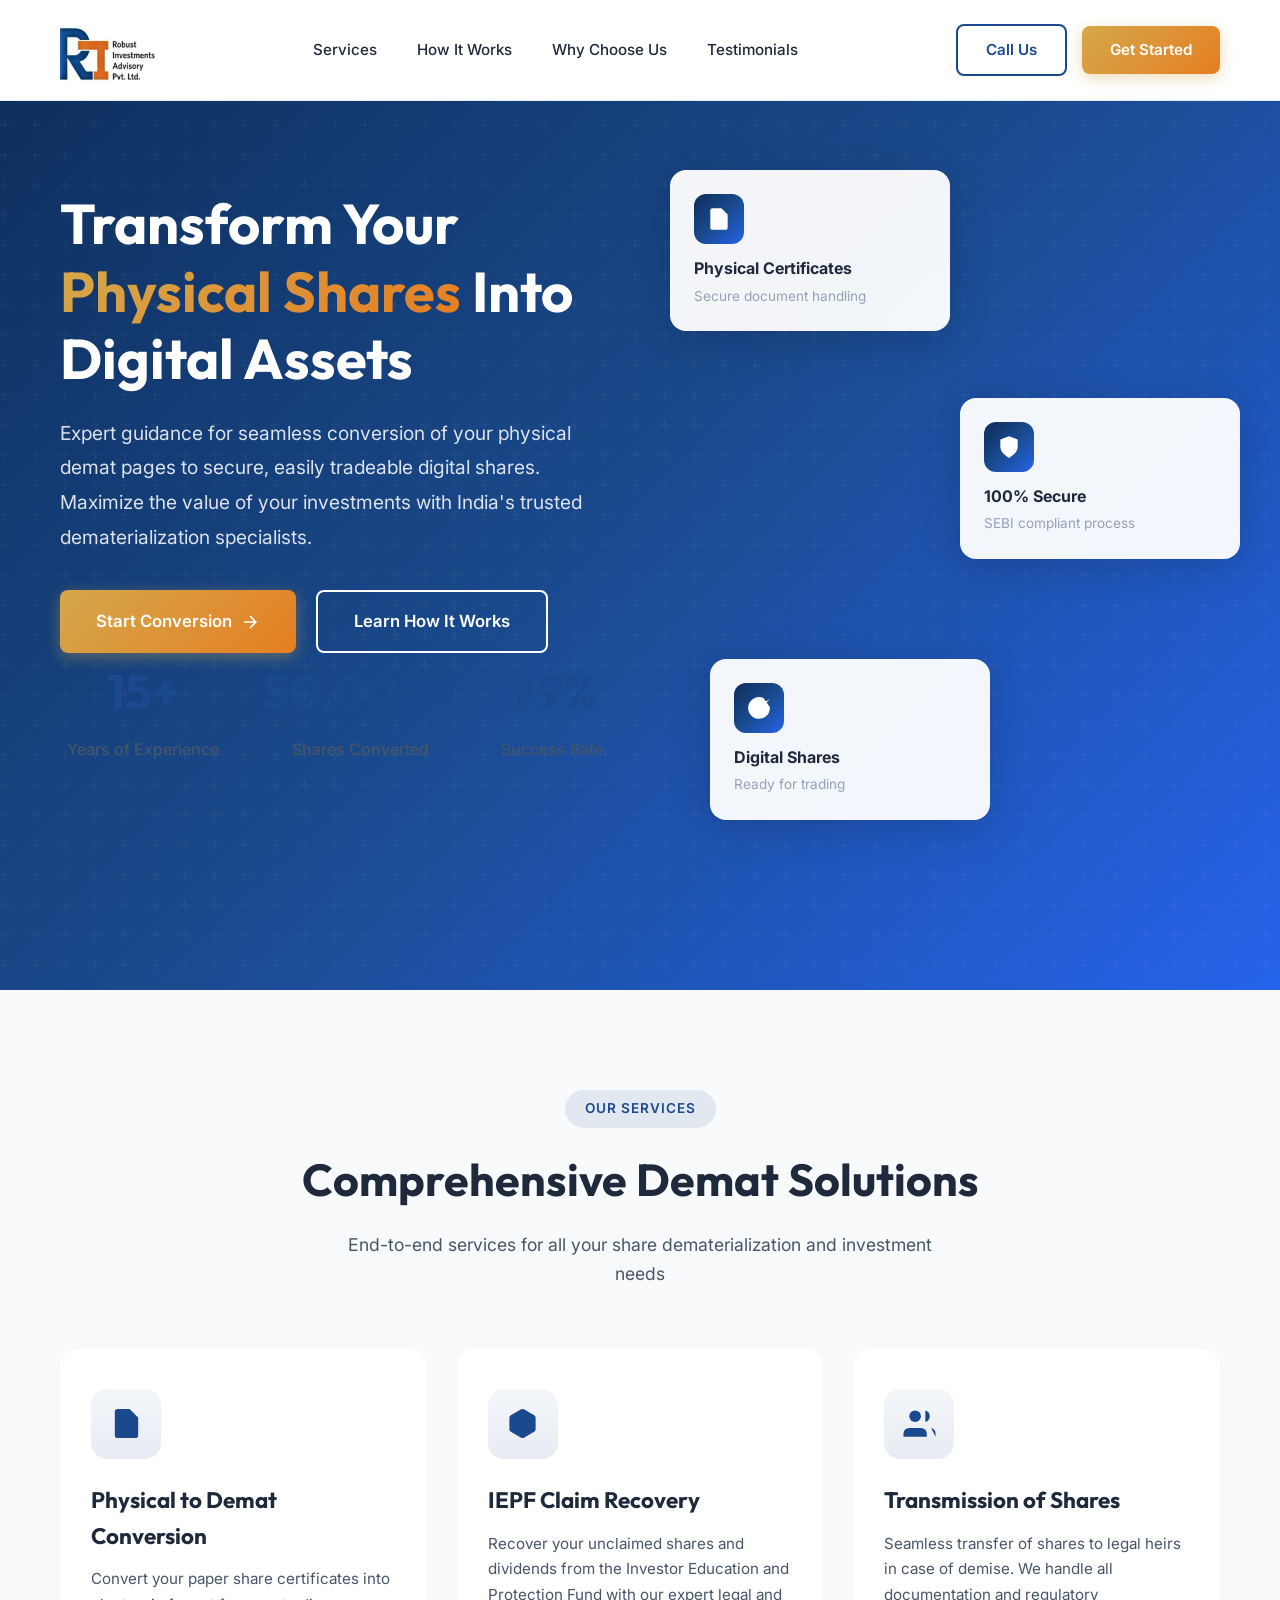
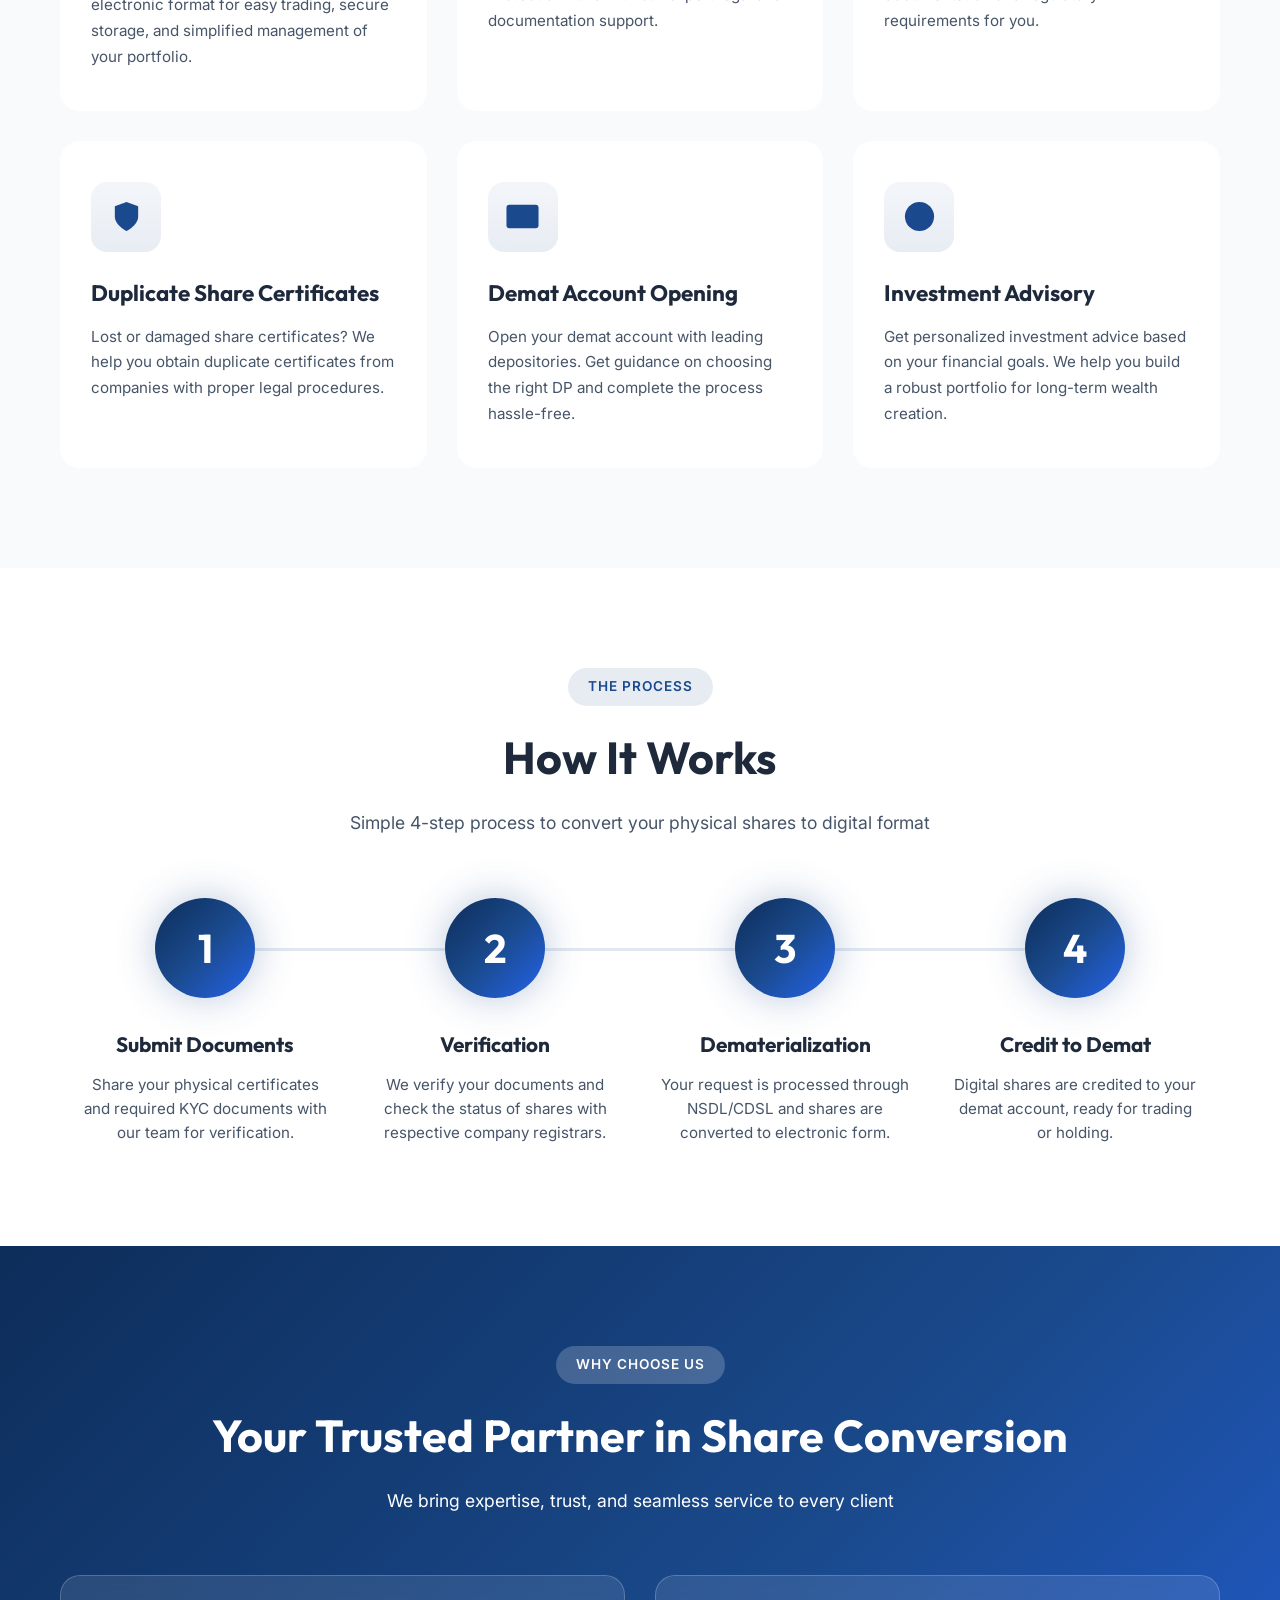
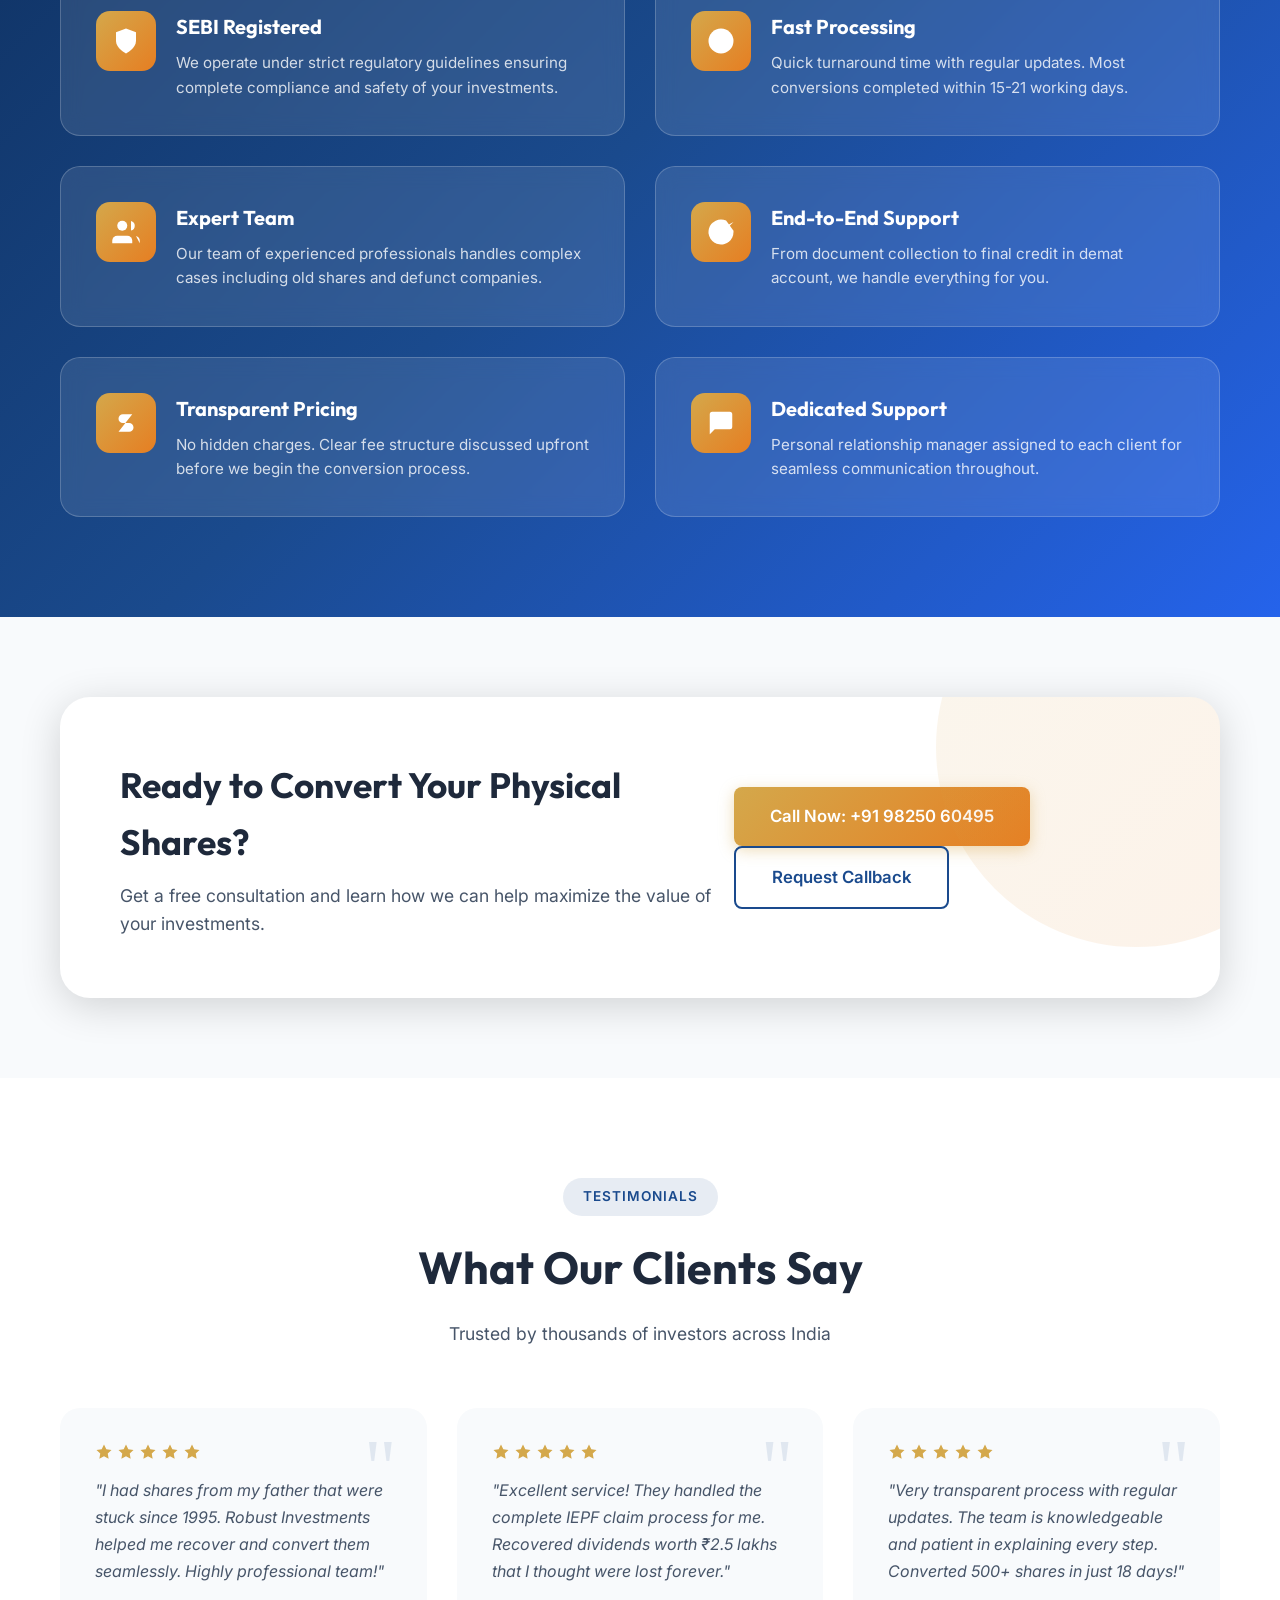
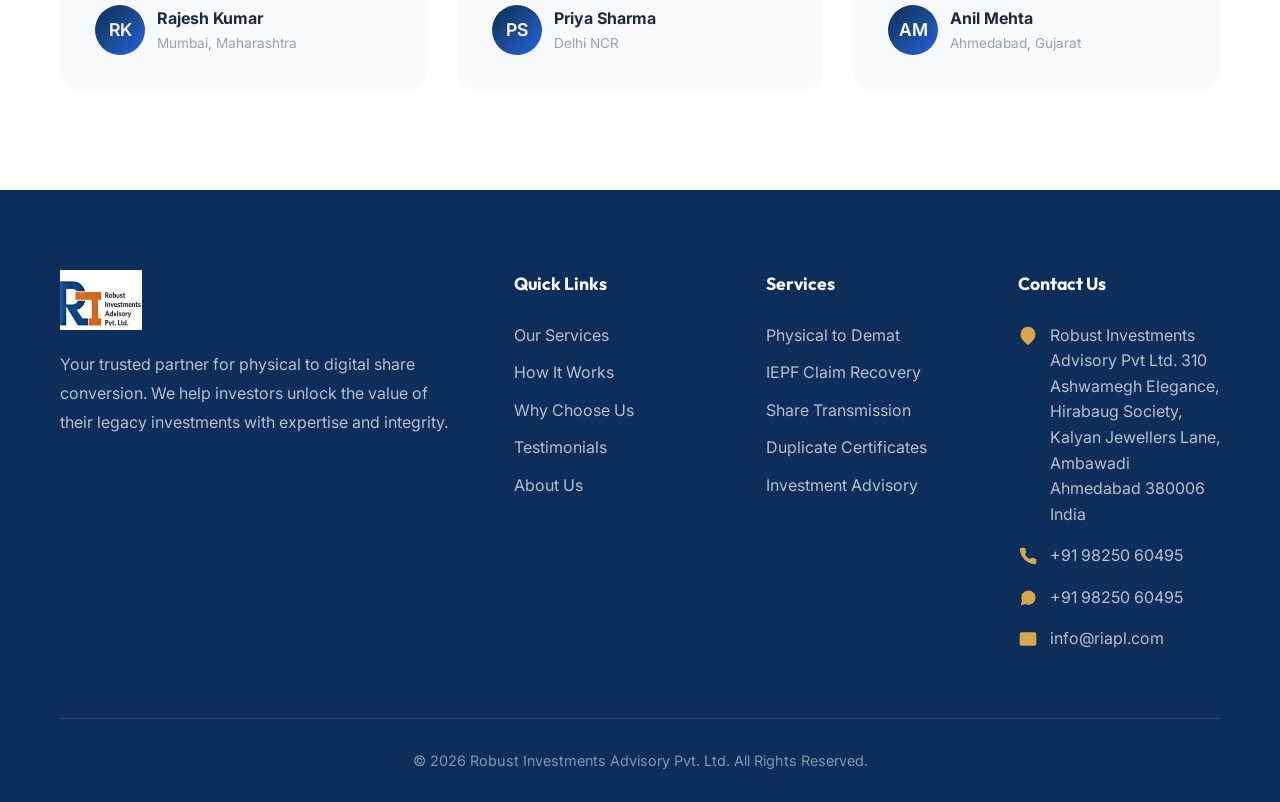
<file: html/robust.html>
<!DOCTYPE html>
<html lang="en">

<head>
    <meta charset="UTF-8">
    <meta name="viewport" content="width=device-width, initial-scale=1.0">
    <title>Robust Investments Advisory Pvt. Ltd. | Physical to Digital Share Conversion</title>
    <meta name="description"
        content="Transform your physical demat pages into digital shares with Robust Investments Advisory. Expert guidance for seamless share dematerialization and conversion services.">

    <!-- Fonts -->
    <link rel="preconnect" href="https://fonts.googleapis.com">
    <link rel="preconnect" href="https://fonts.gstatic.com" crossorigin>
    <link
        href="https://fonts.googleapis.com/css2?family=Inter:wght@400;500;600;700&family=Outfit:wght@500;600;700&display=swap"
        rel="stylesheet">

    <!-- Styles -->
    <link rel="stylesheet" href="../css/styles.css">
</head>

<body>
    <!-- Header -->
    <header id="header">
        <div class="container">
            <nav>
                <a href="../index.html" class="logo">
                    <img src="../assets/logo.png" alt="Robust Investments Advisory">
                </a>

                <ul class="nav-links">
                    <li><a href="#services">Services</a></li>
                    <li><a href="#process">How It Works</a></li>
                    <li><a href="#why-us">Why Choose Us</a></li>
                    <li><a href="#testimonials">Testimonials</a></li>
                </ul>

                <div class="nav-cta">
                    <a href="tel:+919825060495" class="btn btn-outline">Call Us</a>
                    <a href="contact.html" class="btn btn-primary">Get Started</a>
                </div>

                <div class="menu-toggle">
                    <span></span>
                    <span></span>
                    <span></span>
                </div>
            </nav>
        </div>
    </header>

    <!-- Hero Section -->
    <section class="hero">
        <div class="container">
            <div class="hero-content">
                <div class="hero-text">
                    <h1>Transform Your <span>Physical Shares</span> Into Digital Assets</h1>
                    <p>Expert guidance for seamless conversion of your physical demat pages to secure, easily tradeable
                        digital shares. Maximize the value of your investments with India's trusted dematerialization
                        specialists.</p>

                    <div class="hero-buttons">
                        <a href="#contact" class="btn btn-primary btn-large">
                            Start Conversion
                            <svg width="20" height="20" viewBox="0 0 24 24" fill="none" stroke="currentColor"
                                stroke-width="2">
                                <path d="M5 12h14M12 5l7 7-7 7" />
                            </svg>
                        </a>
                        <a href="#process" class="btn btn-outline btn-large">Learn How It Works</a>
                    </div>

                    <div class="hero-stats">
                        <div class="stat-item">
                            <h3>15+</h3>
                            <p>Years of Experience</p>
                        </div>
                        <div class="stat-item">
                            <h3>50,000+</h3>
                            <p>Shares Converted</p>
                        </div>
                        <div class="stat-item">
                            <h3>99%</h3>
                            <p>Success Rate</p>
                        </div>
                    </div>
                </div>

                <div class="hero-visual">
                    <div class="hero-graphic">
                        <div class="floating-card">
                            <div class="card-icon">
                                <svg viewBox="0 0 24 24">
                                    <path d="M14 2H6a2 2 0 0 0-2 2v16a2 2 0 0 0 2 2h12a2 2 0 0 0 2-2V8z" />
                                    <path d="M14 2v6h6M16 13H8M16 17H8M10 9H8" />
                                </svg>
                            </div>
                            <h4>Physical Certificates</h4>
                            <p>Secure document handling</p>
                        </div>

                        <div class="floating-card">
                            <div class="card-icon">
                                <svg viewBox="0 0 24 24">
                                    <path d="M12 22s8-4 8-10V5l-8-3-8 3v7c0 6 8 10 8 10z" />
                                </svg>
                            </div>
                            <h4>100% Secure</h4>
                            <p>SEBI compliant process</p>
                        </div>

                        <div class="floating-card">
                            <div class="card-icon">
                                <svg viewBox="0 0 24 24">
                                    <path d="M22 11.08V12a10 10 0 1 1-5.93-9.14" />
                                    <path d="M22 4L12 14.01l-3-3" />
                                </svg>
                            </div>
                            <h4>Digital Shares</h4>
                            <p>Ready for trading</p>
                        </div>
                    </div>
                </div>
            </div>
        </div>
    </section>

    <!-- Services Section -->
    <section class="services" id="services">
        <div class="container">
            <div class="section-header">
                <span class="section-tag">Our Services</span>
                <h2>Comprehensive Demat Solutions</h2>
                <p>End-to-end services for all your share dematerialization and investment needs</p>
            </div>

            <div class="services-grid">
                <div class="service-card">
                    <div class="service-icon">
                        <svg viewBox="0 0 24 24">
                            <path d="M14 2H6a2 2 0 0 0-2 2v16a2 2 0 0 0 2 2h12a2 2 0 0 0 2-2V8z" />
                            <path d="M14 2v6h6M12 18v-6M9 15l3 3 3-3" />
                        </svg>
                    </div>
                    <h3>Physical to Demat Conversion</h3>
                    <p>Convert your paper share certificates into electronic format for easy trading, secure storage,
                        and simplified management of your portfolio.</p>
                </div>

                <div class="service-card">
                    <div class="service-icon">
                        <svg viewBox="0 0 24 24">
                            <path
                                d="M21 16V8a2 2 0 0 0-1-1.73l-7-4a2 2 0 0 0-2 0l-7 4A2 2 0 0 0 3 8v8a2 2 0 0 0 1 1.73l7 4a2 2 0 0 0 2 0l7-4A2 2 0 0 0 21 16z" />
                            <path d="M3.27 6.96L12 12.01l8.73-5.05M12 22.08V12" />
                        </svg>
                    </div>
                    <h3>IEPF Claim Recovery</h3>
                    <p>Recover your unclaimed shares and dividends from the Investor Education and Protection Fund with
                        our expert legal and documentation support.</p>
                </div>

                <div class="service-card">
                    <div class="service-icon">
                        <svg viewBox="0 0 24 24">
                            <path d="M17 21v-2a4 4 0 0 0-4-4H5a4 4 0 0 0-4 4v2" />
                            <circle cx="9" cy="7" r="4" />
                            <path d="M23 21v-2a4 4 0 0 0-3-3.87M16 3.13a4 4 0 0 1 0 7.75" />
                        </svg>
                    </div>
                    <h3>Transmission of Shares</h3>
                    <p>Seamless transfer of shares to legal heirs in case of demise. We handle all documentation and
                        regulatory requirements for you.</p>
                </div>

                <div class="service-card">
                    <div class="service-icon">
                        <svg viewBox="0 0 24 24">
                            <path d="M12 22s8-4 8-10V5l-8-3-8 3v7c0 6 8 10 8 10z" />
                        </svg>
                    </div>
                    <h3>Duplicate Share Certificates</h3>
                    <p>Lost or damaged share certificates? We help you obtain duplicate certificates from companies with
                        proper legal procedures.</p>
                </div>

                <div class="service-card">
                    <div class="service-icon">
                        <svg viewBox="0 0 24 24">
                            <rect x="1" y="4" width="22" height="16" rx="2" ry="2" />
                            <line x1="1" y1="10" x2="23" y2="10" />
                        </svg>
                    </div>
                    <h3>Demat Account Opening</h3>
                    <p>Open your demat account with leading depositories. Get guidance on choosing the right DP and
                        complete the process hassle-free.</p>
                </div>

                <div class="service-card">
                    <div class="service-icon">
                        <svg viewBox="0 0 24 24">
                            <circle cx="12" cy="12" r="10" />
                            <path d="M9.09 9a3 3 0 0 1 5.83 1c0 2-3 3-3 3M12 17h.01" />
                        </svg>
                    </div>
                    <h3>Investment Advisory</h3>
                    <p>Get personalized investment advice based on your financial goals. We help you build a robust
                        portfolio for long-term wealth creation.</p>
                </div>
            </div>
        </div>
    </section>

    <!-- How It Works -->
    <section class="process" id="process">
        <div class="container">
            <div class="section-header">
                <span class="section-tag">The Process</span>
                <h2>How It Works</h2>
                <p>Simple 4-step process to convert your physical shares to digital format</p>
            </div>

            <div class="process-steps">
                <div class="step">
                    <div class="step-number">1</div>
                    <h3>Submit Documents</h3>
                    <p>Share your physical certificates and required KYC documents with our team for verification.</p>
                </div>

                <div class="step">
                    <div class="step-number">2</div>
                    <h3>Verification</h3>
                    <p>We verify your documents and check the status of shares with respective company registrars.</p>
                </div>

                <div class="step">
                    <div class="step-number">3</div>
                    <h3>Dematerialization</h3>
                    <p>Your request is processed through NSDL/CDSL and shares are converted to electronic form.</p>
                </div>

                <div class="step">
                    <div class="step-number">4</div>
                    <h3>Credit to Demat</h3>
                    <p>Digital shares are credited to your demat account, ready for trading or holding.</p>
                </div>
            </div>
        </div>
    </section>

    <!-- Why Choose Us -->
    <section class="why-us" id="why-us">
        <div class="container">
            <div class="section-header">
                <span class="section-tag">Why Choose Us</span>
                <h2>Your Trusted Partner in Share Conversion</h2>
                <p>We bring expertise, trust, and seamless service to every client</p>
            </div>

            <div class="features-grid">
                <div class="feature-card">
                    <div class="feature-icon">
                        <svg viewBox="0 0 24 24">
                            <path d="M12 22s8-4 8-10V5l-8-3-8 3v7c0 6 8 10 8 10z" />
                        </svg>
                    </div>
                    <div class="feature-content">
                        <h3>SEBI Registered</h3>
                        <p>We operate under strict regulatory guidelines ensuring complete compliance and safety of your
                            investments.</p>
                    </div>
                </div>

                <div class="feature-card">
                    <div class="feature-icon">
                        <svg viewBox="0 0 24 24">
                            <circle cx="12" cy="12" r="10" />
                            <path d="M12 6v6l4 2" />
                        </svg>
                    </div>
                    <div class="feature-content">
                        <h3>Fast Processing</h3>
                        <p>Quick turnaround time with regular updates. Most conversions completed within 15-21 working
                            days.</p>
                    </div>
                </div>

                <div class="feature-card">
                    <div class="feature-icon">
                        <svg viewBox="0 0 24 24">
                            <path d="M17 21v-2a4 4 0 0 0-4-4H5a4 4 0 0 0-4 4v2" />
                            <circle cx="9" cy="7" r="4" />
                            <path d="M23 21v-2a4 4 0 0 0-3-3.87M16 3.13a4 4 0 0 1 0 7.75" />
                        </svg>
                    </div>
                    <div class="feature-content">
                        <h3>Expert Team</h3>
                        <p>Our team of experienced professionals handles complex cases including old shares and defunct
                            companies.</p>
                    </div>
                </div>

                <div class="feature-card">
                    <div class="feature-icon">
                        <svg viewBox="0 0 24 24">
                            <path d="M22 11.08V12a10 10 0 1 1-5.93-9.14" />
                            <path d="M22 4L12 14.01l-3-3" />
                        </svg>
                    </div>
                    <div class="feature-content">
                        <h3>End-to-End Support</h3>
                        <p>From document collection to final credit in demat account, we handle everything for you.</p>
                    </div>
                </div>

                <div class="feature-card">
                    <div class="feature-icon">
                        <svg viewBox="0 0 24 24">
                            <line x1="12" y1="1" x2="12" y2="23" />
                            <path d="M17 5H9.5a3.5 3.5 0 0 0 0 7h5a3.5 3.5 0 0 1 0 7H6" />
                        </svg>
                    </div>
                    <div class="feature-content">
                        <h3>Transparent Pricing</h3>
                        <p>No hidden charges. Clear fee structure discussed upfront before we begin the conversion
                            process.</p>
                    </div>
                </div>

                <div class="feature-card">
                    <div class="feature-icon">
                        <svg viewBox="0 0 24 24">
                            <path d="M21 15a2 2 0 0 1-2 2H7l-4 4V5a2 2 0 0 1 2-2h14a2 2 0 0 1 2 2z" />
                        </svg>
                    </div>
                    <div class="feature-content">
                        <h3>Dedicated Support</h3>
                        <p>Personal relationship manager assigned to each client for seamless communication throughout.
                        </p>
                    </div>
                </div>
            </div>
        </div>
    </section>

    <!-- CTA Section -->
    <section class="cta" id="contact">
        <div class="container">
            <div class="cta-box">
                <div class="cta-content">
                    <h2>Ready to Convert Your Physical Shares?</h2>
                    <p>Get a free consultation and learn how we can help maximize the value of your investments.</p>
                </div>
                <div class="cta-buttons" data-aos="fade-up" data-aos-delay="200">
                    <a href="tel:+919825060495" class="btn btn-primary btn-large">
                        Call Now: +91 98250 60495
                    </a>
                    <a href="contact.html" class="btn btn-outline btn-large">Request Callback</a>
                </div>
            </div>
        </div>
    </section>

    <!-- Testimonials -->
    <section class="testimonials" id="testimonials">
        <div class="container">
            <div class="section-header">
                <span class="section-tag">Testimonials</span>
                <h2>What Our Clients Say</h2>
                <p>Trusted by thousands of investors across India</p>
            </div>

            <div class="testimonials-grid">
                <div class="testimonial-card">
                    <div class="stars">
                        <svg viewBox="0 0 24 24">
                            <polygon
                                points="12 2 15.09 8.26 22 9.27 17 14.14 18.18 21.02 12 17.77 5.82 21.02 7 14.14 2 9.27 8.91 8.26 12 2" />
                        </svg>
                        <svg viewBox="0 0 24 24">
                            <polygon
                                points="12 2 15.09 8.26 22 9.27 17 14.14 18.18 21.02 12 17.77 5.82 21.02 7 14.14 2 9.27 8.91 8.26 12 2" />
                        </svg>
                        <svg viewBox="0 0 24 24">
                            <polygon
                                points="12 2 15.09 8.26 22 9.27 17 14.14 18.18 21.02 12 17.77 5.82 21.02 7 14.14 2 9.27 8.91 8.26 12 2" />
                        </svg>
                        <svg viewBox="0 0 24 24">
                            <polygon
                                points="12 2 15.09 8.26 22 9.27 17 14.14 18.18 21.02 12 17.77 5.82 21.02 7 14.14 2 9.27 8.91 8.26 12 2" />
                        </svg>
                        <svg viewBox="0 0 24 24">
                            <polygon
                                points="12 2 15.09 8.26 22 9.27 17 14.14 18.18 21.02 12 17.77 5.82 21.02 7 14.14 2 9.27 8.91 8.26 12 2" />
                        </svg>
                    </div>
                    <blockquote>"I had shares from my father that were stuck since 1995. Robust Investments helped me
                        recover and convert them seamlessly. Highly professional team!"</blockquote>
                    <div class="testimonial-author">
                        <div class="author-avatar">RK</div>
                        <div class="author-info">
                            <h4>Rajesh Kumar</h4>
                            <p>Mumbai, Maharashtra</p>
                        </div>
                    </div>
                </div>

                <div class="testimonial-card">
                    <div class="stars">
                        <svg viewBox="0 0 24 24">
                            <polygon
                                points="12 2 15.09 8.26 22 9.27 17 14.14 18.18 21.02 12 17.77 5.82 21.02 7 14.14 2 9.27 8.91 8.26 12 2" />
                        </svg>
                        <svg viewBox="0 0 24 24">
                            <polygon
                                points="12 2 15.09 8.26 22 9.27 17 14.14 18.18 21.02 12 17.77 5.82 21.02 7 14.14 2 9.27 8.91 8.26 12 2" />
                        </svg>
                        <svg viewBox="0 0 24 24">
                            <polygon
                                points="12 2 15.09 8.26 22 9.27 17 14.14 18.18 21.02 12 17.77 5.82 21.02 7 14.14 2 9.27 8.91 8.26 12 2" />
                        </svg>
                        <svg viewBox="0 0 24 24">
                            <polygon
                                points="12 2 15.09 8.26 22 9.27 17 14.14 18.18 21.02 12 17.77 5.82 21.02 7 14.14 2 9.27 8.91 8.26 12 2" />
                        </svg>
                        <svg viewBox="0 0 24 24">
                            <polygon
                                points="12 2 15.09 8.26 22 9.27 17 14.14 18.18 21.02 12 17.77 5.82 21.02 7 14.14 2 9.27 8.91 8.26 12 2" />
                        </svg>
                    </div>
                    <blockquote>"Excellent service! They handled the complete IEPF claim process for me. Recovered
                        dividends worth ₹2.5 lakhs that I thought were lost forever."</blockquote>
                    <div class="testimonial-author">
                        <div class="author-avatar">PS</div>
                        <div class="author-info">
                            <h4>Priya Sharma</h4>
                            <p>Delhi NCR</p>
                        </div>
                    </div>
                </div>

                <div class="testimonial-card">
                    <div class="stars">
                        <svg viewBox="0 0 24 24">
                            <polygon
                                points="12 2 15.09 8.26 22 9.27 17 14.14 18.18 21.02 12 17.77 5.82 21.02 7 14.14 2 9.27 8.91 8.26 12 2" />
                        </svg>
                        <svg viewBox="0 0 24 24">
                            <polygon
                                points="12 2 15.09 8.26 22 9.27 17 14.14 18.18 21.02 12 17.77 5.82 21.02 7 14.14 2 9.27 8.91 8.26 12 2" />
                        </svg>
                        <svg viewBox="0 0 24 24">
                            <polygon
                                points="12 2 15.09 8.26 22 9.27 17 14.14 18.18 21.02 12 17.77 5.82 21.02 7 14.14 2 9.27 8.91 8.26 12 2" />
                        </svg>
                        <svg viewBox="0 0 24 24">
                            <polygon
                                points="12 2 15.09 8.26 22 9.27 17 14.14 18.18 21.02 12 17.77 5.82 21.02 7 14.14 2 9.27 8.91 8.26 12 2" />
                        </svg>
                        <svg viewBox="0 0 24 24">
                            <polygon
                                points="12 2 15.09 8.26 22 9.27 17 14.14 18.18 21.02 12 17.77 5.82 21.02 7 14.14 2 9.27 8.91 8.26 12 2" />
                        </svg>
                    </div>
                    <blockquote>"Very transparent process with regular updates. The team is knowledgeable and patient in
                        explaining every step. Converted 500+ shares in just 18 days!"</blockquote>
                    <div class="testimonial-author">
                        <div class="author-avatar">AM</div>
                        <div class="author-info">
                            <h4>Anil Mehta</h4>
                            <p>Ahmedabad, Gujarat</p>
                        </div>
                    </div>
                </div>
            </div>
        </div>
    </section>

    <!-- Footer -->
    <footer>
        <div class="container">
            <div class="footer-content">
                <div class="footer-brand">
                    <img src="../assets/logo.png" alt="Robust Investments Advisory">
                    <p>Your trusted partner for physical to digital share conversion. We help investors unlock the value
                        of their legacy investments with expertise and integrity.</p>
                    <div class="footer-social" style="display: none;">
                    </div>
                </div>

                <div class="footer-column">
                    <h4>Quick Links</h4>
                    <ul>
                        <li><a href="#services">Our Services</a></li>
                        <li><a href="#process">How It Works</a></li>
                        <li><a href="#why-us">Why Choose Us</a></li>
                        <li><a href="#testimonials">Testimonials</a></li>
                        <li><a href="#">About Us</a></li>
                    </ul>
                </div>

                <div class="footer-column">
                    <h4>Services</h4>
                    <ul>
                        <li><a href="#">Physical to Demat</a></li>
                        <li><a href="#">IEPF Claim Recovery</a></li>
                        <li><a href="#">Share Transmission</a></li>
                        <li><a href="#">Duplicate Certificates</a></li>
                        <li><a href="#">Investment Advisory</a></li>
                    </ul>
                </div>

                <div class="footer-column">
                    <h4>Contact Us</h4>
                    <div class="contact-item">
                        <svg viewBox="0 0 24 24">
                            <path d="M21 10c0 7-9 13-9 13s-9-6-9-13a9 9 0 0 1 18 0z" />
                            <circle cx="12" cy="10" r="3" />
                        </svg>
                        <span><a href="https://g.co/kgs/TwmJxs" target="_blank"
                                style="color: inherit; text-decoration: none; transition: color 0.3s;">Robust
                                Investments Advisory Pvt Ltd. 310 Ashwamegh Elegance, Hirabaug Society, Kalyan Jewellers
                                Lane, Ambawadi Ahmedabad 380006 India</a></span>
                    </div>
                    <div class="contact-item">
                        <svg viewBox="0 0 24 24">
                            <path
                                d="M22 16.92v3a2 2 0 0 1-2.18 2 19.79 19.79 0 0 1-8.63-3.07 19.5 19.5 0 0 1-6-6 19.79 19.79 0 0 1-3.07-8.67A2 2 0 0 1 4.11 2h3a2 2 0 0 1 2 1.72 12.84 12.84 0 0 0 .7 2.81 2 2 0 0 1-.45 2.11L8.09 9.91a16 16 0 0 0 6 6l1.27-1.27a2 2 0 0 1 2.11-.45 12.84 12.84 0 0 0 2.81.7A2 2 0 0 1 22 16.92z" />
                        </svg>
                        <span><a href="tel:+919825060495"
                                style="color: inherit; text-decoration: none;">+91 98250 60495</a></span>
                    </div>
                    <div class="contact-item">
                        <svg viewBox="0 0 24 24">
                            <path
                                d="M21 11.5a8.38 8.38 0 0 1-.9 3.8 8.5 8.5 0 0 1-7.6 4.7 8.38 8.38 0 0 1-3.8-.9L3 21l1.9-5.7a8.38 8.38 0 0 1-.9-3.8 8.5 8.5 0 0 1 4.7-7.6 8.38 8.38 0 0 1 3.8-.9h.5a8.48 8.48 0 0 1 8 8v.5z" />
                        </svg>
                        <span><a href="https://wa.me/919825060495" target="_blank"
                                style="color: inherit; text-decoration: none;">+91 98250 60495</a></span>
                    </div>
                    <div class="contact-item">
                        <svg viewBox="0 0 24 24">
                            <path d="M4 4h16c1.1 0 2 .9 2 2v12c0 1.1-.9 2-2 2H4c-1.1 0-2-.9-2-2V6c0-1.1.9-2 2-2z" />
                            <polyline points="22,6 12,13 2,6" />
                        </svg>
                        <span><a href="mailto:info@riapl.com"
                                style="color: inherit; text-decoration: none;">info@riapl.com</a></span>
                    </div>
                </div>
            </div>

            <div class="footer-bottom">
                <p>&copy; 2026 Robust Investments Advisory Pvt. Ltd. All Rights Reserved.</p>
            </div>
        </div>
    </footer>

    <!-- Header Scroll Effect Script -->
    <script>
        // Header scroll effect
        window.addEventListener('scroll', function () {
            const header = document.getElementById('header');
            if (window.scrollY > 50) {
                header.classList.add('scrolled');
            } else {
                header.classList.remove('scrolled');
            }
        });

        // Smooth scroll for anchor links
        document.querySelectorAll('a[href^="#"]').forEach(anchor => {
            anchor.addEventListener('click', function (e) {
                e.preventDefault();
                const target = document.querySelector(this.getAttribute('href'));
                if (target) {
                    target.scrollIntoView({
                        behavior: 'smooth',
                        block: 'start'
                    });
                }
            });
        });

        // Mobile menu toggle
        const menuToggle = document.querySelector('.menu-toggle');
        const navLinks = document.querySelector('.nav-links');

        if (menuToggle) {
            menuToggle.addEventListener('click', function () {
                navLinks.classList.toggle('active');
            });
        }
    </script>
</body>

</html>
</file>
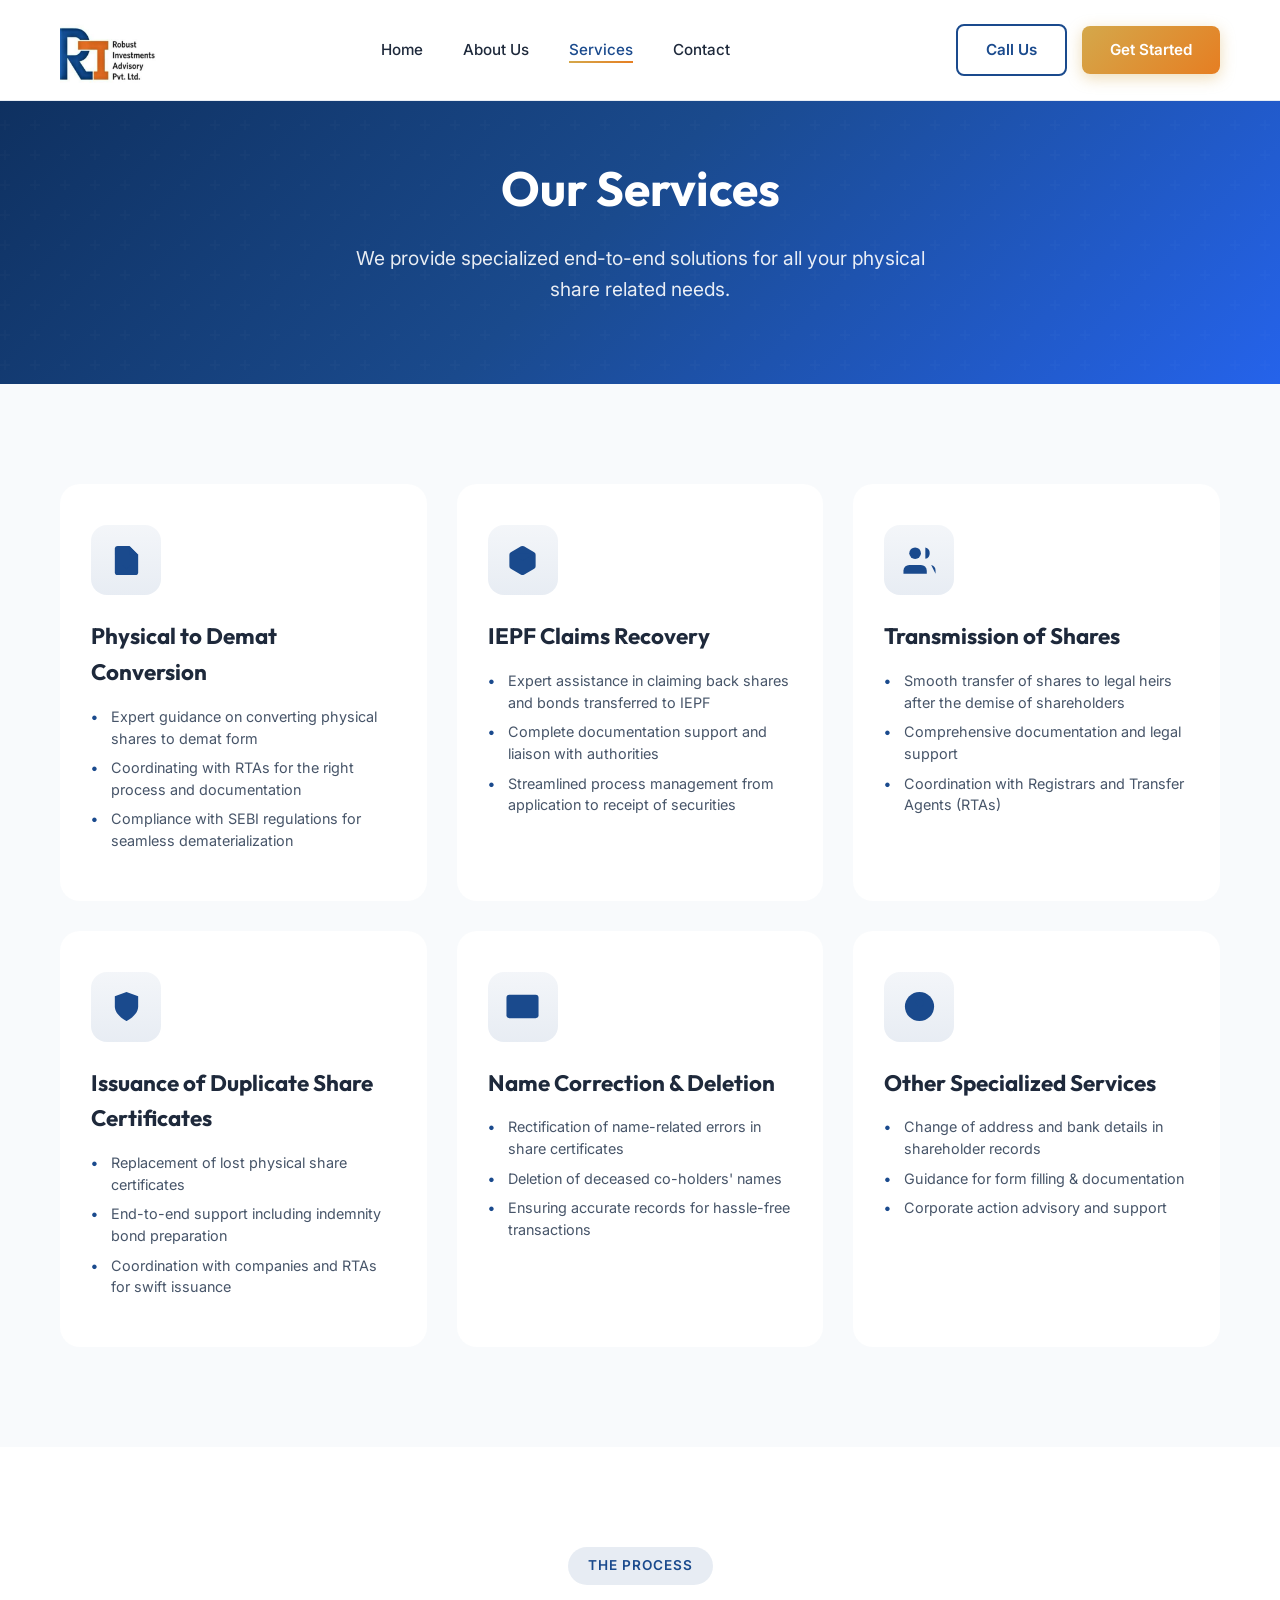
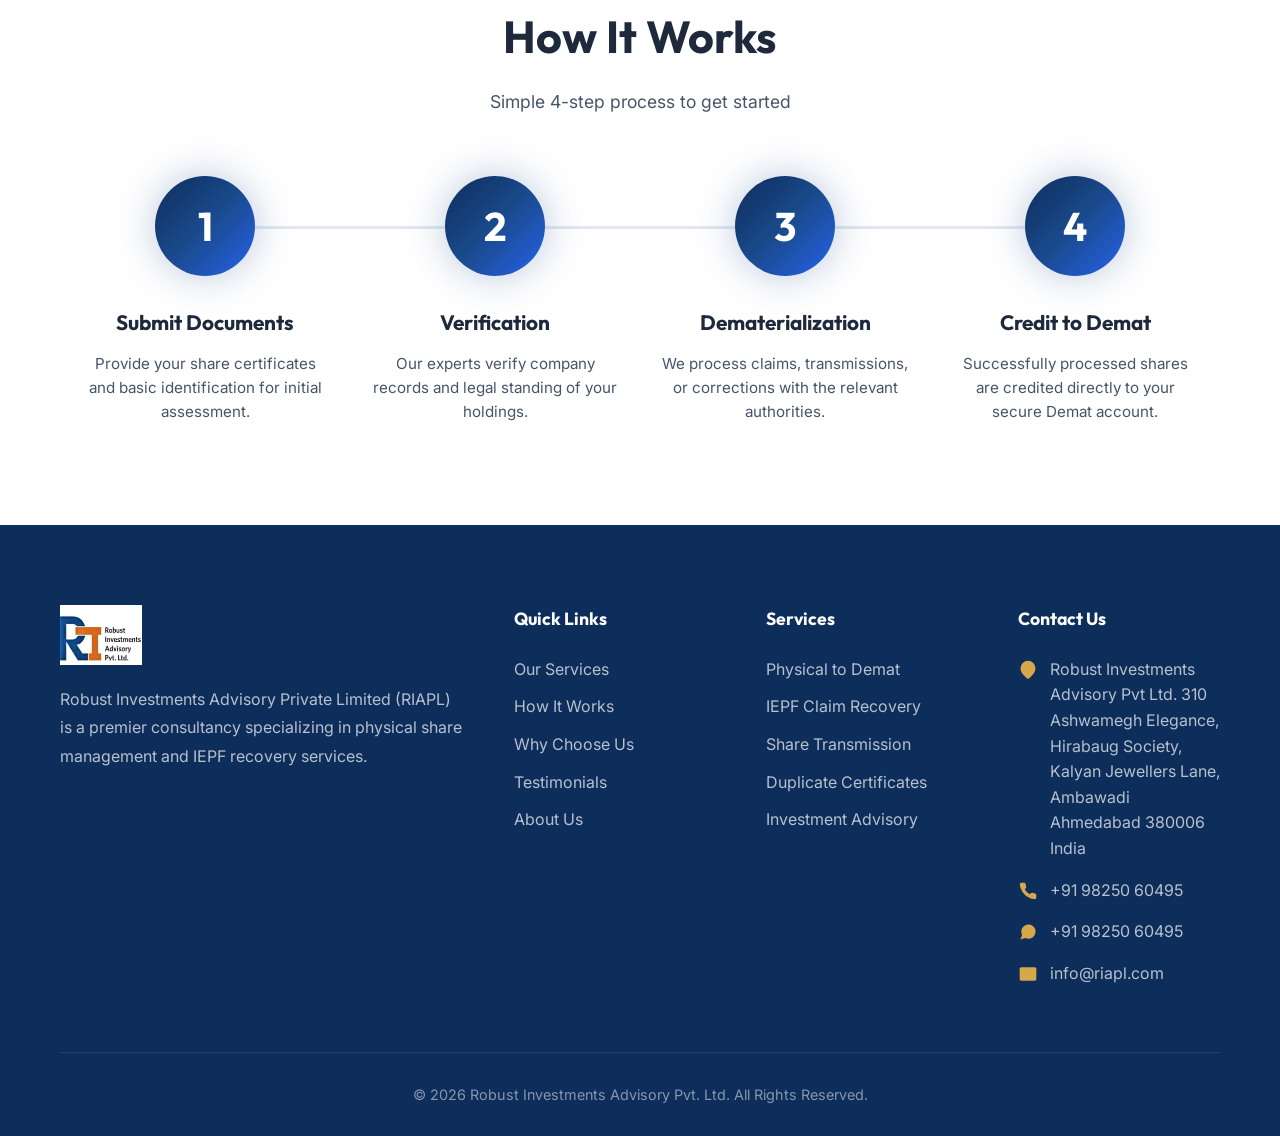
<file: html/services.html>
<!DOCTYPE html>
<html lang="en">

<head>
    <meta charset="UTF-8">
    <meta name="viewport" content="width=device-width, initial-scale=1.0">
    <title>Services | Robust Investments Advisory</title>
    <meta name="description"
        content="Explore our comprehensive range of share conversion and dematerialization services.">
    <link rel="icon" type="image/png" href="../assets/logo.png">

    <!-- Fonts -->
    <link rel="preconnect" href="https://fonts.googleapis.com">
    <link rel="preconnect" href="https://fonts.gstatic.com" crossorigin>
    <link
        href="https://fonts.googleapis.com/css2?family=Inter:wght@400;500;600;700&family=Outfit:wght@500;600;700&display=swap"
        rel="stylesheet">

    <!-- Styles -->
    <link rel="stylesheet" href="../css/styles.css">
</head>

<body>
    <!-- Header -->
    <header id="header">
        <div class="container">
            <nav>
                <a href="../index.html" class="logo">
                    <img src="../assets/logo.png" alt="Robust Investments Advisory">
                </a>

                <ul class="nav-links">
                    <li><a href="../index.html">Home</a></li>
                    <li><a href="about.html">About Us</a></li>
                    <li><a href="services.html" class="active">Services</a></li>
                    <li><a href="contact.html">Contact</a></li>
                </ul>

                <div class="nav-cta">
                    <a href="tel:+919825060495" class="btn btn-outline">Call Us</a>
                    <a href="contact.html" class="btn btn-primary">Get Started</a>
                </div>

                <div class="menu-toggle">
                    <span></span>
                    <span></span>
                    <span></span>
                </div>
            </nav>
        </div>
    </header>

    <!-- Page Header -->
    <section class="page-header">
        <div class="container">
            <h1>Our Services</h1>
            <p>We provide specialized end-to-end solutions for all your physical share related needs.</p>
        </div>
    </section>

    <!-- Services Section -->
    <section class="services" id="all-services">
        <div class="container">
            <div class="services-grid">
                <div class="service-card">
                    <div class="service-icon">
                        <svg viewBox="0 0 24 24">
                            <path d="M14 2H6a2 2 0 0 0-2 2v16a2 2 0 0 0 2 2h12a2 2 0 0 0 2-2V8z" />
                            <path d="M14 2v6h6M12 18v-6M9 15l3 3 3-3" />
                        </svg>
                    </div>
                    <h3>Physical to Demat Conversion</h3>
                    <ul class="service-list">
                        <li>Expert guidance on converting physical shares to demat form</li>
                        <li>Coordinating with RTAs for the right process and documentation</li>
                        <li>Compliance with SEBI regulations for seamless dematerialization</li>
                    </ul>
                </div>

                <div class="service-card">
                    <div class="service-icon">
                        <svg viewBox="0 0 24 24">
                            <path
                                d="M21 16V8a2 2 0 0 0-1-1.73l-7-4a2 2 0 0 0-2 0l-7 4A2 2 0 0 0 3 8v8a2 2 0 0 0 1 1.73l7 4a2 2 0 0 0 2 0l7-4A2 2 0 0 0 21 16z" />
                            <path d="M3.27 6.96L12 12.01l8.73-5.05M12 22.08V12" />
                        </svg>
                    </div>
                    <h3>IEPF Claims Recovery</h3>
                    <ul class="service-list">
                        <li>Expert assistance in claiming back shares and bonds transferred to IEPF</li>
                        <li>Complete documentation support and liaison with authorities</li>
                        <li>Streamlined process management from application to receipt of securities</li>
                    </ul>
                </div>

                <div class="service-card">
                    <div class="service-icon">
                        <svg viewBox="0 0 24 24">
                            <path d="M17 21v-2a4 4 0 0 0-4-4H5a4 4 0 0 0-4 4v2" />
                            <circle cx="9" cy="7" r="4" />
                            <path d="M23 21v-2a4 4 0 0 0-3-3.87M16 3.13a4 4 0 0 1 0 7.75" />
                        </svg>
                    </div>
                    <h3>Transmission of Shares</h3>
                    <ul class="service-list">
                        <li>Smooth transfer of shares to legal heirs after the demise of shareholders</li>
                        <li>Comprehensive documentation and legal support</li>
                        <li>Coordination with Registrars and Transfer Agents (RTAs)</li>
                    </ul>
                </div>

                <div class="service-card">
                    <div class="service-icon">
                        <svg viewBox="0 0 24 24">
                            <path d="M12 22s8-4 8-10V5l-8-3-8 3v7c0 6 8 10 8 10z" />
                        </svg>
                    </div>
                    <h3>Issuance of Duplicate Share Certificates</h3>
                    <ul class="service-list">
                        <li>Replacement of lost physical share certificates</li>
                        <li>End-to-end support including indemnity bond preparation</li>
                        <li>Coordination with companies and RTAs for swift issuance</li>
                    </ul>
                </div>

                <div class="service-card">
                    <div class="service-icon">
                        <svg viewBox="0 0 24 24">
                            <rect x="1" y="4" width="22" height="16" rx="2" ry="2" />
                            <line x1="1" y1="10" x2="23" y2="10" />
                        </svg>
                    </div>
                    <h3>Name Correction & Deletion</h3>
                    <ul class="service-list">
                        <li>Rectification of name-related errors in share certificates</li>
                        <li>Deletion of deceased co-holders' names</li>
                        <li>Ensuring accurate records for hassle-free transactions</li>
                    </ul>
                </div>

                <div class="service-card">
                    <div class="service-icon">
                        <svg viewBox="0 0 24 24">
                            <circle cx="12" cy="12" r="10" />
                            <path d="M9.09 9a3 3 0 0 1 5.83 1c0 2-3 3-3 3M12 17h.01" />
                        </svg>
                    </div>
                    <h3>Other Specialized Services</h3>
                    <ul class="service-list">
                        <li>Change of address and bank details in shareholder records</li>
                        <li>Guidance for form filling & documentation</li>
                        <li>Corporate action advisory and support</li>
                    </ul>
                </div>
            </div>
        </div>
    </section>

    <!-- How It Works -->
    <section class="process" id="process">
        <div class="container">
            <div class="section-header">
                <span class="section-tag">The Process</span>
                <h2>How It Works</h2>
                <p>Simple 4-step process to get started</p>
            </div>

            <div class="process-steps">
                <div class="step">
                    <div class="step-number">1</div>
                    <h3>Submit Documents</h3>
                    <p>Provide your share certificates and basic identification for initial assessment.</p>
                </div>

                <div class="step">
                    <div class="step-number">2</div>
                    <h3>Verification</h3>
                    <p>Our experts verify company records and legal standing of your holdings.</p>
                </div>

                <div class="step">
                    <div class="step-number">3</div>
                    <h3>Dematerialization</h3>
                    <p>We process claims, transmissions, or corrections with the relevant authorities.</p>
                </div>

                <div class="step">
                    <div class="step-number">4</div>
                    <h3>Credit to Demat</h3>
                    <p>Successfully processed shares are credited directly to your secure Demat account.</p>
                </div>
            </div>
        </div>
    </section>

    <!-- Footer -->
    <footer>
        <div class="container">
            <div class="footer-content">
                <div class="footer-brand">
                    <img src="../assets/logo.png" alt="Robust Investments Advisory">
                    <p>Robust Investments Advisory Private Limited (RIAPL) is a premier consultancy specializing in
                        physical share management and IEPF recovery services.</p>
                    <div class="footer-social" style="display: none;">
                    </div>
                </div>

                <div class="footer-column">
                    <h4>Quick Links</h4>
                    <ul>
                        <li><a href="services.html">Our Services</a></li>
                        <li><a href="services.html#process">How It Works</a></li>
                        <li><a href="about.html">Why Choose Us</a></li>
                        <li><a href="../index.html#testimonials">Testimonials</a></li>
                        <li><a href="about.html">About Us</a></li>
                    </ul>
                </div>

                <div class="footer-column">
                    <h4>Services</h4>
                    <ul>
                        <li><a href="services.html">Physical to Demat</a></li>
                        <li><a href="services.html">IEPF Claim Recovery</a></li>
                        <li><a href="services.html">Share Transmission</a></li>
                        <li><a href="services.html">Duplicate Certificates</a></li>
                        <li><a href="services.html">Investment Advisory</a></li>
                    </ul>
                </div>

                <div class="footer-column">
                    <h4>Contact Us</h4>
                    <div class="contact-item">
                        <svg viewBox="0 0 24 24">
                            <path d="M21 10c0 7-9 13-9 13s-9-6-9-13a9 9 0 0 1 18 0z" />
                            <circle cx="12" cy="10" r="3" />
                        </svg>
                        <span><a href="https://g.co/kgs/TwmJxs" target="_blank"
                                style="color: inherit; text-decoration: none; transition: color 0.3s;">Robust
                                Investments Advisory Pvt Ltd. 310 Ashwamegh Elegance, Hirabaug Society, Kalyan Jewellers
                                Lane, Ambawadi Ahmedabad 380006 India</a></span>
                    </div>
                    <div class="contact-item">
                        <svg viewBox="0 0 24 24">
                            <path
                                d="M22 16.92v3a2 2 0 0 1-2.18 2 19.79 19.79 0 0 1-8.63-3.07 19.5 19.5 0 0 1-6-6 19.79 19.79 0 0 1-3.07-8.67A2 2 0 0 1 4.11 2h3a2 2 0 0 1 2 1.72 12.84 12.84 0 0 0 .7 2.81 2 2 0 0 1-.45 2.11L8.09 9.91a16 16 0 0 0 6 6l1.27-1.27a2 2 0 0 1 2.11-.45 12.84 12.84 0 0 0 2.81.7A2 2 0 0 1 22 16.92z" />
                        </svg>
                        <span><a href="tel:+919825060495"
                                style="color: inherit; text-decoration: none;">+91 98250 60495</a></span>
                    </div>
                    <div class="contact-item">
                        <svg viewBox="0 0 24 24">
                            <path
                                d="M21 11.5a8.38 8.38 0 0 1-.9 3.8 8.5 8.5 0 0 1-7.6 4.7 8.38 8.38 0 0 1-3.8-.9L3 21l1.9-5.7a8.38 8.38 0 0 1-.9-3.8 8.5 8.5 0 0 1 4.7-7.6 8.38 8.38 0 0 1 3.8-.9h.5a8.48 8.48 0 0 1 8 8v.5z" />
                        </svg>
                        <span><a href="https://wa.me/919825060495" target="_blank"
                                style="color: inherit; text-decoration: none;">+91 98250 60495</a></span>
                    </div>
                    <div class="contact-item">
                        <svg viewBox="0 0 24 24">
                            <path d="M4 4h16c1.1 0 2 .9 2 2v12c0 1.1-.9 2-2 2H4c-1.1 0-2-.9-2-2V6c0-1.1.9-2 2-2z" />
                            <polyline points="22,6 12,13 2,6" />
                        </svg>
                        <span><a href="mailto:info@riapl.com"
                                style="color: inherit; text-decoration: none;">info@riapl.com</a></span>
                    </div>
                </div>
            </div>

            <div class="footer-bottom">
                <p>&copy; 2026 Robust Investments Advisory Pvt. Ltd. All Rights Reserved.</p>
            </div>
        </div>
    </footer>

    <!-- Scripts -->
    <script src="../js/script.js"></script>
</body>

</html>
</file>
<file: css/styles.css>
/* ===== CSS RESET & BASE ===== */
* {
    margin: 0;
    padding: 0;
    box-sizing: border-box;
}

:root {
    /* Brand Colors */
    --primary-blue: #1a4a8d;
    --primary-dark: #0d2d5a;
    --accent-orange: #e67e22;
    --accent-gold: #d4a84b;

    /* Neutrals */
    --white: #ffffff;
    --off-white: #f8fafc;
    --light-gray: #e2e8f0;
    --medium-gray: #94a3b8;
    --dark-gray: #475569;
    --text-dark: #1e293b;

    /* Gradients */
    --hero-gradient: linear-gradient(135deg, #0d2d5a 0%, #1a4a8d 50%, #2563eb 100%);
    --card-gradient: linear-gradient(180deg, rgba(26, 74, 141, 0.05) 0%, rgba(26, 74, 141, 0.1) 100%);
    --gold-gradient: linear-gradient(135deg, #d4a84b 0%, #e67e22 100%);

    /* Typography */
    --font-heading: 'Outfit', sans-serif;
    --font-body: 'Inter', sans-serif;

    /* Spacing */
    --section-padding: 100px 0;
    --container-width: 1200px;

    /* Transitions */
    --transition-fast: 0.2s ease;
    --transition-medium: 0.3s ease;
    --transition-slow: 0.5s ease;

    /* Shadows */
    --shadow-sm: 0 2px 8px rgba(0, 0, 0, 0.08);
    --shadow-md: 0 4px 20px rgba(0, 0, 0, 0.12);
    --shadow-lg: 0 8px 40px rgba(0, 0, 0, 0.16);
    --shadow-glow: 0 0 40px rgba(26, 74, 141, 0.3);
}

html {
    scroll-behavior: smooth;
}

body {
    font-family: var(--font-body);
    color: var(--text-dark);
    line-height: 1.6;
    background: var(--white);
    overflow-x: hidden;
}

.container {
    max-width: var(--container-width);
    margin: 0 auto;
    padding: 0 20px;
}

/* ===== HEADER & NAVIGATION ===== */
header {
    position: fixed;
    top: 0;
    left: 0;
    right: 0;
    z-index: 1000;
    background: #ffffff;
    border-bottom: 1px solid rgba(26, 74, 141, 0.1);
    transition: var(--transition-medium);
}

header.scrolled {
    box-shadow: var(--shadow-md);
}

nav {
    display: flex;
    justify-content: space-between;
    align-items: center;
    padding: 15px 0;
}

.logo {
    display: flex;
    align-items: center;
    gap: 12px;
}

.logo img {
    height: 70px;
    width: auto;
}

.nav-links {
    display: flex;
    gap: 40px;
    list-style: none;
}

.nav-links a {
    text-decoration: none;
    color: var(--text-dark);
    font-weight: 500;
    font-size: 0.95rem;
    position: relative;
    transition: var(--transition-fast);
}

.nav-links a::after {
    content: '';
    position: absolute;
    bottom: -4px;
    left: 0;
    width: 0;
    height: 2px;
    background: var(--gold-gradient);
    transition: var(--transition-medium);
}

.nav-links a:hover {
    color: var(--primary-blue);
}

.nav-links a:hover::after {
    width: 100%;
}

.nav-cta {
    display: flex;
    gap: 15px;
    align-items: center;
}

.btn {
    padding: 12px 28px;
    border-radius: 8px;
    font-weight: 600;
    font-size: 0.95rem;
    text-decoration: none;
    transition: var(--transition-medium);
    cursor: pointer;
    border: none;
    display: inline-flex;
    align-items: center;
    gap: 8px;
}

.btn-outline {
    background: transparent;
    border: 2px solid var(--primary-blue);
    color: var(--primary-blue);
}

.btn-outline:hover {
    background: var(--primary-blue);
    color: var(--white);
}

.btn-primary {
    background: var(--gold-gradient);
    color: var(--white);
    box-shadow: 0 4px 15px rgba(212, 168, 75, 0.4);
}

.btn-primary:hover {
    transform: translateY(-2px);
    box-shadow: 0 6px 25px rgba(212, 168, 75, 0.5);
}

.btn-large {
    padding: 16px 36px;
    font-size: 1.05rem;
}

/* Mobile Menu Toggle */
.menu-toggle {
    display: none;
    flex-direction: column;
    gap: 5px;
    cursor: pointer;
    padding: 10px;
}

.menu-toggle span {
    width: 28px;
    height: 3px;
    background: var(--primary-blue);
    border-radius: 3px;
    transition: var(--transition-medium);
}

/* ===== HERO SECTION ===== */
.hero {
    min-height: 110vh;
    background: var(--hero-gradient);
    display: flex;
    align-items: center;
    position: relative;
    overflow: hidden;
    padding-top: 100px;
    padding-bottom: 100px;
}

.hero::before {
    content: '';
    position: absolute;
    top: 0;
    left: 0;
    right: 0;
    bottom: 0;
    background: url("data:image/svg+xml,%3Csvg width='60' height='60' viewBox='0 0 60 60' xmlns='http://www.w3.org/2000/svg'%3E%3Cg fill='none' fill-rule='evenodd'%3E%3Cg fill='%23ffffff' fill-opacity='0.03'%3E%3Cpath d='M36 34v-4h-2v4h-4v2h4v4h2v-4h4v-2h-4zm0-30V0h-2v4h-4v2h4v4h2V6h4V4h-4zM6 34v-4H4v4H0v2h4v4h2v-4h4v-2H6zM6 4V0H4v4H0v2h4v4h2V6h4V4H6z'/%3E%3C/g%3E%3C/g%3E%3C/svg%3E");
    animation: bgMove 30s linear infinite;
}

@keyframes bgMove {
    0% {
        background-position: 0 0;
    }

    100% {
        background-position: 60px 60px;
    }
}

.hero-content {
    display: grid;
    grid-template-columns: 1fr 1fr;
    gap: 60px;
    align-items: center;
    position: relative;
    z-index: 1;
}

.hero-text h1 {
    font-family: var(--font-heading);
    font-size: 3.5rem;
    font-weight: 700;
    color: var(--white);
    line-height: 1.2;
    margin-bottom: 24px;
}

.hero-text h1 span {
    background: var(--gold-gradient);
    -webkit-background-clip: text;
    -webkit-text-fill-color: transparent;
    background-clip: text;
}

.hero-text p {
    font-size: 1.2rem;
    color: rgba(255, 255, 255, 0.85);
    margin-bottom: 36px;
    line-height: 1.8;
}

.hero-buttons {
    display: flex;
    gap: 20px;
    flex-wrap: wrap;
}

.stats-bar {
    background: #f0f7ff;
    /* Light Blue */
    padding: 60px 0;
    position: relative;
    z-index: 10;
    margin-top: -50px;
    border-radius: 30px 30px 0 0;
    box-shadow: 0 -10px 30px rgba(26, 74, 141, 0.05);
}

.hero-stats {
    display: flex;
    justify-content: space-around;
    gap: 30px;
}

.stat-item {
    text-align: center;
}

.stat-item h3 {
    font-family: var(--font-heading);
    font-size: 3rem;
    color: var(--primary-blue);
    font-weight: 700;
    margin-bottom: 5px;
}

.stat-item p {
    font-size: 1rem;
    color: var(--dark-gray);
    font-weight: 500;
}

/* Animations */
.reveal {
    opacity: 0;
    transform: translateY(30px);
    animation: fadeInUp 0.8s ease forwards;
}

.reveal:nth-child(2) {
    animation-delay: 0.2s;
}

.reveal:nth-child(3) {
    animation-delay: 0.4s;
}

@keyframes fadeInUp {
    to {
        opacity: 1;
        transform: translateY(0);
    }
}

.hero-visual {
    position: relative;
    display: flex;
    justify-content: center;
    align-items: center;
}

.hero-graphic {
    width: 100%;
    max-width: 600px;
    height: 650px;
    position: relative;
}

.floating-card {
    position: absolute;
    background: rgba(255, 255, 255, 0.95);
    backdrop-filter: blur(10px);
    border-radius: 16px;
    padding: 24px;
    width: 280px;
    box-shadow: var(--shadow-lg);
    animation: float 6s ease-in-out infinite;
    z-index: 5;
}

.floating-card:nth-child(1) {
    top: 0;
    left: 0;
    animation-delay: 0s;
}

.floating-card:nth-child(2) {
    top: 35%;
    right: -20px;
    animation-delay: 2s;
}

.floating-card:nth-child(3) {
    bottom: 0;
    left: 40px;
    animation-delay: 4s;
}

@keyframes float {

    0%,
    100% {
        transform: translateY(0);
    }

    50% {
        transform: translateY(-15px);
    }
}

.floating-card .card-icon {
    width: 50px;
    height: 50px;
    background: var(--hero-gradient);
    border-radius: 12px;
    display: flex;
    align-items: center;
    justify-content: center;
    margin-bottom: 12px;
}

.floating-card .card-icon svg {
    width: 26px;
    height: 26px;
    fill: var(--white);
}

.floating-card h4 {
    font-size: 1rem;
    color: var(--text-dark);
    margin-bottom: 4px;
}

.floating-card p {
    font-size: 0.85rem;
    color: var(--medium-gray);
    margin-bottom: 0;
}

/* ===== SERVICES SECTION ===== */
.services {
    padding: var(--section-padding);
    background: var(--off-white);
}

.section-header {
    text-align: center;
    margin-bottom: 60px;
}

.section-tag {
    display: inline-block;
    background: rgba(26, 74, 141, 0.1);
    color: var(--primary-blue);
    padding: 8px 20px;
    border-radius: 30px;
    font-size: 0.85rem;
    font-weight: 600;
    text-transform: uppercase;
    letter-spacing: 1px;
    margin-bottom: 16px;
}

.section-header h2 {
    font-family: var(--font-heading);
    font-size: 2.8rem;
    color: var(--text-dark);
    margin-bottom: 16px;
}

.section-header p {
    font-size: 1.1rem;
    color: var(--dark-gray);
    max-width: 600px;
    margin: 0 auto;
}

.services-grid {
    display: grid;
    grid-template-columns: repeat(3, 1fr);
    gap: 30px;
}

.service-card {
    background: var(--white);
    border-radius: 20px;
    padding: 40px 30px;
    position: relative;
    overflow: hidden;
    transition: var(--transition-medium);
    border: 1px solid transparent;
}

.service-card::before {
    content: '';
    position: absolute;
    top: 0;
    left: 0;
    right: 0;
    height: 4px;
    background: var(--gold-gradient);
    transform: scaleX(0);
    transition: var(--transition-medium);
}

.service-card:hover {
    transform: translateY(-8px);
    box-shadow: var(--shadow-lg);
    border-color: rgba(26, 74, 141, 0.1);
}

.service-card:hover::before {
    transform: scaleX(1);
}

.service-icon {
    width: 70px;
    height: 70px;
    background: var(--card-gradient);
    border-radius: 16px;
    display: flex;
    align-items: center;
    justify-content: center;
    margin-bottom: 24px;
    transition: var(--transition-medium);
}

.service-card:hover .service-icon {
    background: var(--hero-gradient);
}

.service-icon svg {
    width: 35px;
    height: 35px;
    fill: var(--primary-blue);
    transition: var(--transition-medium);
}

.service-card:hover .service-icon svg {
    fill: var(--white);
}

.service-card h3 {
    font-family: var(--font-heading);
    font-size: 1.4rem;
    color: var(--text-dark);
    margin-bottom: 12px;
}

.service-card p {
    color: var(--dark-gray);
    font-size: 0.95rem;
    line-height: 1.7;
}

.service-list {
    list-style: none;
    padding: 0;
    margin-top: 15px;
    text-align: left;
}

.service-list li {
    position: relative;
    padding-left: 20px;
    margin-bottom: 8px;
    font-size: 0.9rem;
    color: var(--dark-gray);
    line-height: 1.5;
}

.service-list li::before {
    content: '•';
    position: absolute;
    left: 0;
    color: var(--primary-blue);
    font-weight: bold;
}

/* ===== HOW IT WORKS ===== */
.process {
    padding: var(--section-padding);
    background: var(--white);
}

.process-steps {
    display: flex;
    justify-content: space-between;
    position: relative;
}

.process-steps::before {
    content: '';
    position: absolute;
    top: 50px;
    left: 10%;
    right: 10%;
    height: 3px;
    background: var(--light-gray);
    z-index: 0;
}

.step {
    text-align: center;
    position: relative;
    z-index: 1;
    flex: 1;
    padding: 0 20px;
}

.step-number {
    width: 100px;
    height: 100px;
    background: var(--hero-gradient);
    border-radius: 50%;
    display: flex;
    align-items: center;
    justify-content: center;
    margin: 0 auto 30px;
    font-family: var(--font-heading);
    font-size: 2.5rem;
    font-weight: 700;
    color: var(--white);
    box-shadow: var(--shadow-glow);
    transition: var(--transition-medium);
}

.step:hover .step-number {
    transform: scale(1.1);
}

.step h3 {
    font-family: var(--font-heading);
    font-size: 1.3rem;
    color: var(--text-dark);
    margin-bottom: 12px;
}

.step p {
    color: var(--dark-gray);
    font-size: 0.95rem;
}

/* ===== WHY CHOOSE US ===== */
.why-us {
    padding: var(--section-padding);
    background: var(--hero-gradient);
    position: relative;
}

.why-us .section-header h2,
.why-us .section-header p {
    color: var(--white);
}

.why-us .section-tag {
    background: rgba(255, 255, 255, 0.2);
    color: var(--white);
}

.features-grid {
    display: grid;
    grid-template-columns: repeat(2, 1fr);
    gap: 30px;
}

.feature-card {
    background: rgba(255, 255, 255, 0.1);
    backdrop-filter: blur(10px);
    border: 1px solid rgba(255, 255, 255, 0.2);
    border-radius: 20px;
    padding: 35px;
    display: flex;
    gap: 20px;
    transition: var(--transition-medium);
}

.feature-card:hover {
    background: rgba(255, 255, 255, 0.15);
    transform: translateX(10px);
}

.feature-icon {
    flex-shrink: 0;
    width: 60px;
    height: 60px;
    background: var(--gold-gradient);
    border-radius: 14px;
    display: flex;
    align-items: center;
    justify-content: center;
}

.feature-icon svg {
    width: 30px;
    height: 30px;
    fill: var(--white);
}

.feature-content h3 {
    font-family: var(--font-heading);
    font-size: 1.25rem;
    color: var(--white);
    margin-bottom: 8px;
}

.feature-content p {
    color: rgba(255, 255, 255, 0.8);
    font-size: 0.95rem;
}

/* ===== CTA SECTION ===== */
.cta {
    padding: 80px 0;
    background: var(--off-white);
}

.cta-box {
    background: var(--white);
    border-radius: 30px;
    padding: 60px;
    display: flex;
    justify-content: space-between;
    align-items: center;
    box-shadow: var(--shadow-lg);
    position: relative;
    overflow: hidden;
}

.cta-box::before {
    content: '';
    position: absolute;
    top: -50%;
    right: -10%;
    width: 400px;
    height: 400px;
    background: var(--gold-gradient);
    border-radius: 50%;
    opacity: 0.1;
}

.cta-content {
    position: relative;
    z-index: 1;
}

.cta-content h2 {
    font-family: var(--font-heading);
    font-size: 2.2rem;
    color: var(--text-dark);
    margin-bottom: 12px;
}

.cta-content p {
    color: var(--dark-gray);
    font-size: 1.1rem;
}

.cta-actions {
    position: relative;
    z-index: 1;
}

/* ===== TESTIMONIALS ===== */
.testimonials {
    padding: var(--section-padding);
    background: var(--white);
}

.testimonials-grid {
    display: grid;
    grid-template-columns: repeat(3, 1fr);
    gap: 30px;
}

.testimonial-card {
    background: var(--off-white);
    border-radius: 20px;
    padding: 35px;
    position: relative;
}

.testimonial-card::before {
    content: '"';
    position: absolute;
    top: 20px;
    right: 30px;
    font-size: 5rem;
    font-family: Georgia, serif;
    color: var(--primary-blue);
    opacity: 0.1;
    line-height: 1;
}

.stars {
    display: flex;
    gap: 4px;
    margin-bottom: 16px;
}

.stars svg {
    width: 18px;
    height: 18px;
    fill: var(--accent-gold);
}

.testimonial-card blockquote {
    font-size: 1rem;
    color: var(--dark-gray);
    line-height: 1.7;
    margin-bottom: 20px;
    font-style: italic;
}

.testimonial-author {
    display: flex;
    align-items: center;
    gap: 12px;
}

.author-avatar {
    width: 50px;
    height: 50px;
    background: var(--hero-gradient);
    border-radius: 50%;
    display: flex;
    align-items: center;
    justify-content: center;
    color: var(--white);
    font-weight: 600;
    font-size: 1.1rem;
}

.author-info h4 {
    font-size: 1rem;
    color: var(--text-dark);
    margin-bottom: 2px;
}

.author-info p {
    font-size: 0.85rem;
    color: var(--medium-gray);
}

/* ===== FOOTER ===== */
footer {
    background: var(--primary-dark);
    color: var(--white);
    padding: 80px 0 30px;
}

.footer-content {
    display: grid;
    grid-template-columns: 2fr 1fr 1fr 1fr;
    gap: 50px;
    margin-bottom: 50px;
}

.footer-brand p {
    color: rgba(255, 255, 255, 0.7);
    margin: 20px 0;
    line-height: 1.8;
}

.footer-brand img {
    display: block;
    height: auto;
    max-width: 180px;
    max-height: 60px;
    margin-bottom: 15px;
}

.footer-social {
    display: flex;
    gap: 12px;
}

.footer-social a {
    width: 42px;
    height: 42px;
    background: rgba(255, 255, 255, 0.1);
    border-radius: 10px;
    display: flex;
    align-items: center;
    justify-content: center;
    transition: var(--transition-medium);
}

.footer-social a:hover {
    background: var(--accent-gold);
    transform: translateY(-3px);
}

.footer-social svg {
    width: 20px;
    height: 20px;
    fill: var(--white);
}

.footer-column h4 {
    font-family: var(--font-heading);
    font-size: 1.1rem;
    margin-bottom: 24px;
    color: var(--white);
}

.footer-column ul {
    list-style: none;
}

.footer-column ul li {
    margin-bottom: 12px;
}

.footer-column ul a {
    color: rgba(255, 255, 255, 0.7);
    text-decoration: none;
    transition: var(--transition-fast);
}

.footer-column ul a:hover {
    color: var(--accent-gold);
}

.footer-column .contact-item {
    display: flex;
    align-items: flex-start;
    gap: 12px;
    margin-bottom: 16px;
    color: rgba(255, 255, 255, 0.7);
}

.footer-column .contact-item svg {
    width: 20px;
    height: 20px;
    fill: var(--accent-gold);
    flex-shrink: 0;
    margin-top: 3px;
}

.footer-bottom {
    border-top: 1px solid rgba(255, 255, 255, 0.1);
    padding-top: 30px;
    text-align: center;
    color: rgba(255, 255, 255, 0.5);
    font-size: 0.9rem;
}

/* ===== RESPONSIVE DESIGN ===== */
@media (max-width: 1024px) {
    .hero-content {
        grid-template-columns: 1fr;
        text-align: center;
    }

    .hero-visual {
        position: relative;
        display: flex;
        flex-direction: column;
        justify-content: center;
        align-items: center;
        gap: 30px;
    }

    .hero-text h1 {
        font-size: 2.8rem;
    }

    .hero-buttons {
        justify-content: center;
    }

    .hero-stats {
        display: flex;
        gap: 40px;
        margin-top: 20px;
    }

    .services-grid {
        grid-template-columns: repeat(2, 1fr);
    }

    .features-grid {
        grid-template-columns: 1fr;
    }

    .testimonials-grid {
        grid-template-columns: repeat(2, 1fr);
    }

    .footer-content {
        grid-template-columns: 1fr 1fr;
    }
}

@media (max-width: 768px) {
    .nav-links {
        display: none;
    }

    .menu-toggle {
        display: flex;
    }

    .nav-cta {
        display: none;
    }

    .hero-text h1 {
        font-size: 2.2rem;
    }

    .section-header h2 {
        font-size: 2rem;
    }

    .services-grid,
    .testimonials-grid {
        grid-template-columns: 1fr;
    }

    .process-steps {
        flex-direction: column;
        gap: 40px;
    }

    .process-steps::before {
        display: none;
    }

    .cta-box {
        flex-direction: column;
        text-align: center;
        gap: 30px;
    }

    .footer-content {
        grid-template-columns: 1fr;
        text-align: center;
    }

    .footer-social {
        justify-content: center;
    }

    .hero-stats {
        display: flex;
        gap: 40px;
        margin-top: 20px;
    }
}

@media (max-width: 480px) {
    .hero {
        padding-top: 80px;
    }

    .hero-text h1 {
        font-size: 1.8rem;
    }

    .btn-large {
        padding: 14px 28px;
        font-size: 0.95rem;
    }

    .step-number {
        width: 80px;
        height: 80px;
        font-size: 2rem;
    }
}

/* ===== PAGE HEADER ===== */
.page-header {
    background: var(--hero-gradient);
    padding: 150px 0 80px;
    text-align: center;
    color: var(--white);
    position: relative;
    overflow: hidden;
}

.page-header::before {
    content: '';
    position: absolute;
    top: 0;
    left: 0;
    right: 0;
    bottom: 0;
    background: url('data:image/svg+xml,%3Csvg width=\'60\' height=\'60\' viewBox=\'0 0 60 60\' xmlns=\'http://www.w3.org/2000/svg\'%3E%3Cg fill=\'none\' fill-rule=\'evenodd\'%3E%3Cg fill=\'%23ffffff\' fill-opacity=\'0.03\'%3E%3Cpath d=\'M36 34v-4h-2v4h-4v2h4v4h2v-4h4v-2h-4zm0-30V0h-2v4h-4v2h4v4h2V6h4V4h-4zM6 34v-4H4v4H0v2h4v4h2v-4h4v-2H6zM6 4V0H4v4H0v2h4v4h2V6h4V4H6z\'/%3E%3C/g%3E%3C/g%3E%3C/svg%3E');
    opacity: 0.5;
}

.page-header h1 {
    font-family: var(--font-heading);
    font-size: 3rem;
    margin-bottom: 16px;
    position: relative;
    z-index: 1;
}

.page-header p {
    font-size: 1.2rem;
    opacity: 0.9;
    max-width: 600px;
    margin: 0 auto;
    position: relative;
    z-index: 1;
}

/* ===== CONTACT PAGE ===== */
.contact-grid {
    display: grid;
    grid-template-columns: 1fr 1.5fr;
    gap: 60px;
}

.contact-info {
    padding-right: 20px;
}

.contact-title {
    font-family: var(--font-heading);
    font-size: 2rem;
    color: var(--text-dark);
    margin-bottom: 16px;
}

.contact-text {
    color: var(--dark-gray);
    margin-bottom: 40px;
}

.contact-detail-item {
    display: flex;
    gap: 20px;
    margin-bottom: 30px;
}

.contact-detail-item .icon {
    width: 50px;
    height: 50px;
    background: rgba(26, 74, 141, 0.1);
    border-radius: 12px;
    display: flex;
    align-items: center;
    justify-content: center;
    color: var(--primary-blue);
    flex-shrink: 0;
}

.contact-detail-item .icon svg {
    width: 24px;
    height: 24px;
}

.contact-detail-item h3 {
    font-family: var(--font-heading);
    font-size: 1.1rem;
    color: var(--text-dark);
    margin-bottom: 5px;
}

.contact-detail-item p {
    color: var(--medium-gray);
    font-size: 0.95rem;
    line-height: 1.6;
}

.contact-form-wrapper {
    background: var(--white);
    padding: 40px;
    border-radius: 20px;
    box-shadow: var(--shadow-lg);
    border: 1px solid rgba(0, 0, 0, 0.05);
}

.form-group {
    margin-bottom: 24px;
}

.form-group label {
    display: block;
    margin-bottom: 8px;
    font-weight: 500;
    color: var(--text-dark);
    font-size: 0.95rem;
}

.form-group input,
.form-group select,
.form-group textarea {
    width: 100%;
    padding: 12px 16px;
    border: 1px solid var(--light-gray);
    border-radius: 8px;
    font-family: var(--font-body);
    font-size: 1rem;
    color: var(--text-dark);
    transition: var(--transition-fast);
    background: var(--off-white);
}

.form-group input:focus,
.form-group select:focus,
.form-group textarea:focus {
    outline: none;
    border-color: var(--primary-blue);
    background: var(--white);
    box-shadow: 0 0 0 3px rgba(26, 74, 141, 0.1);
}

.form-group textarea {
    resize: vertical;
}

.checkbox-group {
    display: grid;
    grid-template-columns: 1fr;
    gap: 12px;
    margin-top: 8px;
    padding: 16px;
    background: var(--off-white);
    border: 1px solid var(--light-gray);
    border-radius: 8px;
}

.checkbox-label {
    display: flex;
    align-items: center;
    gap: 12px;
    font-size: 0.95rem;
    color: var(--text-dark);
    cursor: pointer;
    font-weight: 400 !important;
    margin-bottom: 0 !important;
}

.checkbox-label input[type="checkbox"] {
    width: 18px;
    height: 18px;
    padding: 0;
    margin: 0;
    cursor: pointer;
    accent-color: var(--primary-blue);
}

/* Nav Active State */
.nav-links a.active {
    color: var(--primary-blue);
}

.nav-links a.active::after {
    width: 100%;
}

@media (max-width: 768px) {
    .contact-grid {
        grid-template-columns: 1fr;
        gap: 40px;
    }

    .page-header {
        padding: 120px 0 60px;
    }

    .page-header h1 {
        font-size: 2.2rem;
    }
}

/* ===== FAQ SECTION ===== */
.faq {
    padding: var(--section-padding);
    background: var(--off-white);
}

.faq-grid {
    max-width: 800px;
    margin: 0 auto;
    display: flex;
    flex-direction: column;
    gap: 20px;
}

.faq-item {
    background: var(--white);
    border-radius: 12px;
    overflow: hidden;
    box-shadow: var(--shadow-sm);
    transition: var(--transition-medium);
}

.faq-item:hover {
    box-shadow: var(--shadow-md);
}

.faq-question {
    width: 100%;
    padding: 24px;
    display: flex;
    justify-content: space-between;
    align-items: center;
    background: none;
    border: none;
    cursor: pointer;
    font-family: var(--font-heading);
    font-size: 1.1rem;
    font-weight: 600;
    color: var(--text-dark);
    text-align: left;
    transition: var(--transition-fast);
}

.faq-question:hover {
    color: var(--primary-blue);
}

.faq-question svg {
    width: 24px;
    height: 24px;
    fill: none;
    stroke: currentColor;
    stroke-width: 2;
    transition: transform 0.3s ease;
}

.faq-item.active .faq-question svg {
    transform: rotate(45deg);
}

.faq-item.active .faq-question {
    color: var(--primary-blue);
}

.faq-answer {
    max-height: 0;
    overflow: hidden;
    transition: max-height 0.3s ease-out;
}

.faq-answer p {
    padding: 0 24px 24px;
    color: var(--dark-gray);
    line-height: 1.7;
    margin: 0;
}


/* Footer Logo fix found at line 1218 removed */
/* Hero Button Fix */
.hero .btn-outline {
    border-color: var(--white);
    color: var(--white);
}

.hero .btn-outline:hover {
    background: var(--white);
    color: var(--primary-blue);
}
</file>
<file: styles.css>
/* ===== CSS RESET & BASE ===== */
* {
    margin: 0;
    padding: 0;
    box-sizing: border-box;
}

:root {
    /* Brand Colors */
    --primary-blue: #1a4a8d;
    --primary-dark: #0d2d5a;
    --accent-orange: #e67e22;
    --accent-gold: #d4a84b;

    /* Neutrals */
    --white: #ffffff;
    --off-white: #f8fafc;
    --light-gray: #e2e8f0;
    --medium-gray: #94a3b8;
    --dark-gray: #475569;
    --text-dark: #1e293b;

    /* Gradients */
    --hero-gradient: linear-gradient(135deg, #0d2d5a 0%, #1a4a8d 50%, #2563eb 100%);
    --card-gradient: linear-gradient(180deg, rgba(26, 74, 141, 0.05) 0%, rgba(26, 74, 141, 0.1) 100%);
    --gold-gradient: linear-gradient(135deg, #d4a84b 0%, #e67e22 100%);

    /* Typography */
    --font-heading: 'Outfit', sans-serif;
    --font-body: 'Inter', sans-serif;

    /* Spacing */
    --section-padding: 100px 0;
    --container-width: 1200px;

    /* Transitions */
    --transition-fast: 0.2s ease;
    --transition-medium: 0.3s ease;
    --transition-slow: 0.5s ease;

    /* Shadows */
    --shadow-sm: 0 2px 8px rgba(0, 0, 0, 0.08);
    --shadow-md: 0 4px 20px rgba(0, 0, 0, 0.12);
    --shadow-lg: 0 8px 40px rgba(0, 0, 0, 0.16);
    --shadow-glow: 0 0 40px rgba(26, 74, 141, 0.3);
}

html {
    scroll-behavior: smooth;
}

body {
    font-family: var(--font-body);
    color: var(--text-dark);
    line-height: 1.6;
    background: var(--white);
    overflow-x: hidden;
}

.container {
    max-width: var(--container-width);
    margin: 0 auto;
    padding: 0 20px;
}

/* ===== HEADER & NAVIGATION ===== */
header {
    position: fixed;
    top: 0;
    left: 0;
    right: 0;
    z-index: 1000;
    background: rgba(255, 255, 255, 0.95);
    backdrop-filter: blur(20px);
    border-bottom: 1px solid rgba(26, 74, 141, 0.1);
    transition: var(--transition-medium);
}

header.scrolled {
    box-shadow: var(--shadow-md);
}

nav {
    display: flex;
    justify-content: space-between;
    align-items: center;
    padding: 15px 0;
}

.logo {
    display: flex;
    align-items: center;
    gap: 12px;
}

.logo img {
    height: 55px;
    width: auto;
}

.nav-links {
    display: flex;
    gap: 40px;
    list-style: none;
}

.nav-links a {
    text-decoration: none;
    color: var(--text-dark);
    font-weight: 500;
    font-size: 0.95rem;
    position: relative;
    transition: var(--transition-fast);
}

.nav-links a::after {
    content: '';
    position: absolute;
    bottom: -4px;
    left: 0;
    width: 0;
    height: 2px;
    background: var(--gold-gradient);
    transition: var(--transition-medium);
}

.nav-links a:hover {
    color: var(--primary-blue);
}

.nav-links a:hover::after {
    width: 100%;
}

.nav-cta {
    display: flex;
    gap: 15px;
    align-items: center;
}

.btn {
    padding: 12px 28px;
    border-radius: 8px;
    font-weight: 600;
    font-size: 0.95rem;
    text-decoration: none;
    transition: var(--transition-medium);
    cursor: pointer;
    border: none;
    display: inline-flex;
    align-items: center;
    gap: 8px;
}

.btn-outline {
    background: transparent;
    border: 2px solid var(--primary-blue);
    color: var(--primary-blue);
}

.btn-outline:hover {
    background: var(--primary-blue);
    color: var(--white);
}

.btn-primary {
    background: var(--gold-gradient);
    color: var(--white);
    box-shadow: 0 4px 15px rgba(212, 168, 75, 0.4);
}

.btn-primary:hover {
    transform: translateY(-2px);
    box-shadow: 0 6px 25px rgba(212, 168, 75, 0.5);
}

.btn-large {
    padding: 16px 36px;
    font-size: 1.05rem;
}

/* Mobile Menu Toggle */
.menu-toggle {
    display: none;
    flex-direction: column;
    gap: 5px;
    cursor: pointer;
    padding: 10px;
}

.menu-toggle span {
    width: 28px;
    height: 3px;
    background: var(--primary-blue);
    border-radius: 3px;
    transition: var(--transition-medium);
}

/* ===== HERO SECTION ===== */
.hero {
    min-height: 100vh;
    background: var(--hero-gradient);
    display: flex;
    align-items: center;
    position: relative;
    overflow: hidden;
    padding-top: 100px;
}

.hero::before {
    content: '';
    position: absolute;
    top: 0;
    left: 0;
    right: 0;
    bottom: 0;
    background: url("data:image/svg+xml,%3Csvg width='60' height='60' viewBox='0 0 60 60' xmlns='http://www.w3.org/2000/svg'%3E%3Cg fill='none' fill-rule='evenodd'%3E%3Cg fill='%23ffffff' fill-opacity='0.03'%3E%3Cpath d='M36 34v-4h-2v4h-4v2h4v4h2v-4h4v-2h-4zm0-30V0h-2v4h-4v2h4v4h2V6h4V4h-4zM6 34v-4H4v4H0v2h4v4h2v-4h4v-2H6zM6 4V0H4v4H0v2h4v4h2V6h4V4H6z'/%3E%3C/g%3E%3C/g%3E%3C/svg%3E");
    animation: bgMove 30s linear infinite;
}

@keyframes bgMove {
    0% {
        background-position: 0 0;
    }

    100% {
        background-position: 60px 60px;
    }
}

.hero-content {
    display: grid;
    grid-template-columns: 1fr 1fr;
    gap: 60px;
    align-items: center;
    position: relative;
    z-index: 1;
}

.hero-text h1 {
    font-family: var(--font-heading);
    font-size: 3.5rem;
    font-weight: 700;
    color: var(--white);
    line-height: 1.2;
    margin-bottom: 24px;
}

.hero-text h1 span {
    background: var(--gold-gradient);
    -webkit-background-clip: text;
    -webkit-text-fill-color: transparent;
    background-clip: text;
}

.hero-text p {
    font-size: 1.2rem;
    color: rgba(255, 255, 255, 0.85);
    margin-bottom: 36px;
    line-height: 1.8;
}

.hero-buttons {
    display: flex;
    gap: 20px;
    flex-wrap: wrap;
}

.hero-stats {
    display: flex;
    gap: 50px;
    margin-top: 50px;
    padding-top: 40px;
    border-top: 1px solid rgba(255, 255, 255, 0.2);
}

.stat-item h3 {
    font-family: var(--font-heading);
    font-size: 2.5rem;
    color: var(--accent-gold);
    font-weight: 700;
}

.stat-item p {
    font-size: 0.9rem;
    color: rgba(255, 255, 255, 0.7);
    margin-bottom: 0;
}

.hero-visual {
    position: relative;
    display: flex;
    justify-content: center;
    align-items: center;
}

.hero-graphic {
    width: 100%;
    max-width: 500px;
    height: 500px;
    position: relative;
}

.floating-card {
    position: absolute;
    background: rgba(255, 255, 255, 0.95);
    backdrop-filter: blur(10px);
    border-radius: 16px;
    padding: 24px;
    box-shadow: var(--shadow-lg);
    animation: float 6s ease-in-out infinite;
}

.floating-card:nth-child(1) {
    top: 10%;
    left: 0;
    animation-delay: 0s;
}

.floating-card:nth-child(2) {
    top: 40%;
    right: 0;
    animation-delay: 2s;
}

.floating-card:nth-child(3) {
    bottom: 10%;
    left: 10%;
    animation-delay: 4s;
}

@keyframes float {

    0%,
    100% {
        transform: translateY(0);
    }

    50% {
        transform: translateY(-15px);
    }
}

.floating-card .card-icon {
    width: 50px;
    height: 50px;
    background: var(--hero-gradient);
    border-radius: 12px;
    display: flex;
    align-items: center;
    justify-content: center;
    margin-bottom: 12px;
}

.floating-card .card-icon svg {
    width: 26px;
    height: 26px;
    fill: var(--white);
}

.floating-card h4 {
    font-size: 1rem;
    color: var(--text-dark);
    margin-bottom: 4px;
}

.floating-card p {
    font-size: 0.85rem;
    color: var(--medium-gray);
    margin-bottom: 0;
}

/* ===== SERVICES SECTION ===== */
.services {
    padding: var(--section-padding);
    background: var(--off-white);
}

.section-header {
    text-align: center;
    margin-bottom: 60px;
}

.section-tag {
    display: inline-block;
    background: rgba(26, 74, 141, 0.1);
    color: var(--primary-blue);
    padding: 8px 20px;
    border-radius: 30px;
    font-size: 0.85rem;
    font-weight: 600;
    text-transform: uppercase;
    letter-spacing: 1px;
    margin-bottom: 16px;
}

.section-header h2 {
    font-family: var(--font-heading);
    font-size: 2.8rem;
    color: var(--text-dark);
    margin-bottom: 16px;
}

.section-header p {
    font-size: 1.1rem;
    color: var(--dark-gray);
    max-width: 600px;
    margin: 0 auto;
}

.services-grid {
    display: grid;
    grid-template-columns: repeat(3, 1fr);
    gap: 30px;
}

.service-card {
    background: var(--white);
    border-radius: 20px;
    padding: 40px 30px;
    position: relative;
    overflow: hidden;
    transition: var(--transition-medium);
    border: 1px solid transparent;
}

.service-card::before {
    content: '';
    position: absolute;
    top: 0;
    left: 0;
    right: 0;
    height: 4px;
    background: var(--gold-gradient);
    transform: scaleX(0);
    transition: var(--transition-medium);
}

.service-card:hover {
    transform: translateY(-8px);
    box-shadow: var(--shadow-lg);
    border-color: rgba(26, 74, 141, 0.1);
}

.service-card:hover::before {
    transform: scaleX(1);
}

.service-icon {
    width: 70px;
    height: 70px;
    background: var(--card-gradient);
    border-radius: 16px;
    display: flex;
    align-items: center;
    justify-content: center;
    margin-bottom: 24px;
    transition: var(--transition-medium);
}

.service-card:hover .service-icon {
    background: var(--hero-gradient);
}

.service-icon svg {
    width: 35px;
    height: 35px;
    fill: var(--primary-blue);
    transition: var(--transition-medium);
}

.service-card:hover .service-icon svg {
    fill: var(--white);
}

.service-card h3 {
    font-family: var(--font-heading);
    font-size: 1.4rem;
    color: var(--text-dark);
    margin-bottom: 12px;
}

.service-card p {
    color: var(--dark-gray);
    font-size: 0.95rem;
    line-height: 1.7;
}

/* ===== HOW IT WORKS ===== */
.process {
    padding: var(--section-padding);
    background: var(--white);
}

.process-steps {
    display: flex;
    justify-content: space-between;
    position: relative;
}

.process-steps::before {
    content: '';
    position: absolute;
    top: 50px;
    left: 10%;
    right: 10%;
    height: 3px;
    background: var(--light-gray);
    z-index: 0;
}

.step {
    text-align: center;
    position: relative;
    z-index: 1;
    flex: 1;
    padding: 0 20px;
}

.step-number {
    width: 100px;
    height: 100px;
    background: var(--hero-gradient);
    border-radius: 50%;
    display: flex;
    align-items: center;
    justify-content: center;
    margin: 0 auto 30px;
    font-family: var(--font-heading);
    font-size: 2.5rem;
    font-weight: 700;
    color: var(--white);
    box-shadow: var(--shadow-glow);
    transition: var(--transition-medium);
}

.step:hover .step-number {
    transform: scale(1.1);
}

.step h3 {
    font-family: var(--font-heading);
    font-size: 1.3rem;
    color: var(--text-dark);
    margin-bottom: 12px;
}

.step p {
    color: var(--dark-gray);
    font-size: 0.95rem;
}

/* ===== WHY CHOOSE US ===== */
.why-us {
    padding: var(--section-padding);
    background: var(--hero-gradient);
    position: relative;
}

.why-us .section-header h2,
.why-us .section-header p {
    color: var(--white);
}

.why-us .section-tag {
    background: rgba(255, 255, 255, 0.2);
    color: var(--white);
}

.features-grid {
    display: grid;
    grid-template-columns: repeat(2, 1fr);
    gap: 30px;
}

.feature-card {
    background: rgba(255, 255, 255, 0.1);
    backdrop-filter: blur(10px);
    border: 1px solid rgba(255, 255, 255, 0.2);
    border-radius: 20px;
    padding: 35px;
    display: flex;
    gap: 20px;
    transition: var(--transition-medium);
}

.feature-card:hover {
    background: rgba(255, 255, 255, 0.15);
    transform: translateX(10px);
}

.feature-icon {
    flex-shrink: 0;
    width: 60px;
    height: 60px;
    background: var(--gold-gradient);
    border-radius: 14px;
    display: flex;
    align-items: center;
    justify-content: center;
}

.feature-icon svg {
    width: 30px;
    height: 30px;
    fill: var(--white);
}

.feature-content h3 {
    font-family: var(--font-heading);
    font-size: 1.25rem;
    color: var(--white);
    margin-bottom: 8px;
}

.feature-content p {
    color: rgba(255, 255, 255, 0.8);
    font-size: 0.95rem;
}

/* ===== CTA SECTION ===== */
.cta {
    padding: 80px 0;
    background: var(--off-white);
}

.cta-box {
    background: var(--white);
    border-radius: 30px;
    padding: 60px;
    display: flex;
    justify-content: space-between;
    align-items: center;
    box-shadow: var(--shadow-lg);
    position: relative;
    overflow: hidden;
}

.cta-box::before {
    content: '';
    position: absolute;
    top: -50%;
    right: -10%;
    width: 400px;
    height: 400px;
    background: var(--gold-gradient);
    border-radius: 50%;
    opacity: 0.1;
}

.cta-content {
    position: relative;
    z-index: 1;
}

.cta-content h2 {
    font-family: var(--font-heading);
    font-size: 2.2rem;
    color: var(--text-dark);
    margin-bottom: 12px;
}

.cta-content p {
    color: var(--dark-gray);
    font-size: 1.1rem;
}

.cta-actions {
    position: relative;
    z-index: 1;
}

/* ===== TESTIMONIALS ===== */
.testimonials {
    padding: var(--section-padding);
    background: var(--white);
}

.testimonials-grid {
    display: grid;
    grid-template-columns: repeat(3, 1fr);
    gap: 30px;
}

.testimonial-card {
    background: var(--off-white);
    border-radius: 20px;
    padding: 35px;
    position: relative;
}

.testimonial-card::before {
    content: '"';
    position: absolute;
    top: 20px;
    right: 30px;
    font-size: 5rem;
    font-family: Georgia, serif;
    color: var(--primary-blue);
    opacity: 0.1;
    line-height: 1;
}

.stars {
    display: flex;
    gap: 4px;
    margin-bottom: 16px;
}

.stars svg {
    width: 18px;
    height: 18px;
    fill: var(--accent-gold);
}

.testimonial-card blockquote {
    font-size: 1rem;
    color: var(--dark-gray);
    line-height: 1.7;
    margin-bottom: 20px;
    font-style: italic;
}

.testimonial-author {
    display: flex;
    align-items: center;
    gap: 12px;
}

.author-avatar {
    width: 50px;
    height: 50px;
    background: var(--hero-gradient);
    border-radius: 50%;
    display: flex;
    align-items: center;
    justify-content: center;
    color: var(--white);
    font-weight: 600;
    font-size: 1.1rem;
}

.author-info h4 {
    font-size: 1rem;
    color: var(--text-dark);
    margin-bottom: 2px;
}

.author-info p {
    font-size: 0.85rem;
    color: var(--medium-gray);
}

/* ===== FOOTER ===== */
footer {
    background: var(--primary-dark);
    color: var(--white);
    padding: 80px 0 30px;
}

.footer-content {
    display: grid;
    grid-template-columns: 2fr 1fr 1fr 1fr;
    gap: 50px;
    margin-bottom: 50px;
}

.footer-brand p {
    color: rgba(255, 255, 255, 0.7);
    margin: 20px 0;
    line-height: 1.8;
}

.footer-brand img {
    display: block;
    height: auto;
    max-width: 180px;
    max-height: 60px;
    margin-bottom: 15px;
}

.footer-social {
    display: flex;
    gap: 12px;
}

.footer-social a {
    width: 42px;
    height: 42px;
    background: rgba(255, 255, 255, 0.1);
    border-radius: 10px;
    display: flex;
    align-items: center;
    justify-content: center;
    transition: var(--transition-medium);
}

.footer-social a:hover {
    background: var(--accent-gold);
    transform: translateY(-3px);
}

.footer-social svg {
    width: 20px;
    height: 20px;
    fill: var(--white);
}

.footer-column h4 {
    font-family: var(--font-heading);
    font-size: 1.1rem;
    margin-bottom: 24px;
    color: var(--white);
}

.footer-column ul {
    list-style: none;
}

.footer-column ul li {
    margin-bottom: 12px;
}

.footer-column ul a {
    color: rgba(255, 255, 255, 0.7);
    text-decoration: none;
    transition: var(--transition-fast);
}

.footer-column ul a:hover {
    color: var(--accent-gold);
}

.footer-column .contact-item {
    display: flex;
    align-items: flex-start;
    gap: 12px;
    margin-bottom: 16px;
    color: rgba(255, 255, 255, 0.7);
}

.footer-column .contact-item svg {
    width: 20px;
    height: 20px;
    fill: var(--accent-gold);
    flex-shrink: 0;
    margin-top: 3px;
}

.footer-bottom {
    border-top: 1px solid rgba(255, 255, 255, 0.1);
    padding-top: 30px;
    text-align: center;
    color: rgba(255, 255, 255, 0.5);
    font-size: 0.9rem;
}

/* ===== RESPONSIVE DESIGN ===== */
@media (max-width: 1024px) {
    .hero-content {
        grid-template-columns: 1fr;
        text-align: center;
    }

    .hero-visual {
        display: none;
    }

    .hero-text h1 {
        font-size: 2.8rem;
    }

    .hero-buttons {
        justify-content: center;
    }

    .hero-stats {
        justify-content: center;
    }

    .services-grid {
        grid-template-columns: repeat(2, 1fr);
    }

    .features-grid {
        grid-template-columns: 1fr;
    }

    .testimonials-grid {
        grid-template-columns: repeat(2, 1fr);
    }

    .footer-content {
        grid-template-columns: 1fr 1fr;
    }
}

@media (max-width: 768px) {
    .nav-links {
        display: none;
    }

    .menu-toggle {
        display: flex;
    }

    .nav-cta {
        display: none;
    }

    .hero-text h1 {
        font-size: 2.2rem;
    }

    .section-header h2 {
        font-size: 2rem;
    }

    .services-grid,
    .testimonials-grid {
        grid-template-columns: 1fr;
    }

    .process-steps {
        flex-direction: column;
        gap: 40px;
    }

    .process-steps::before {
        display: none;
    }

    .cta-box {
        flex-direction: column;
        text-align: center;
        gap: 30px;
    }

    .footer-content {
        grid-template-columns: 1fr;
        text-align: center;
    }

    .footer-social {
        justify-content: center;
    }

    .hero-stats {
        flex-direction: column;
        gap: 25px;
    }
}

@media (max-width: 480px) {
    .hero {
        padding-top: 80px;
    }

    .hero-text h1 {
        font-size: 1.8rem;
    }

    .btn-large {
        padding: 14px 28px;
        font-size: 0.95rem;
    }

    .step-number {
        width: 80px;
        height: 80px;
        font-size: 2rem;
    }
}

/* ===== PAGE HEADER ===== */
.page-header {
    background: var(--hero-gradient);
    padding: 150px 0 80px;
    text-align: center;
    color: var(--white);
    position: relative;
    overflow: hidden;
}

.page-header::before {
    content: '';
    position: absolute;
    top: 0;
    left: 0;
    right: 0;
    bottom: 0;
    background: url('data:image/svg+xml,%3Csvg width=\'60\' height=\'60\' viewBox=\'0 0 60 60\' xmlns=\'http://www.w3.org/2000/svg\'%3E%3Cg fill=\'none\' fill-rule=\'evenodd\'%3E%3Cg fill=\'%23ffffff\' fill-opacity=\'0.03\'%3E%3Cpath d=\'M36 34v-4h-2v4h-4v2h4v4h2v-4h4v-2h-4zm0-30V0h-2v4h-4v2h4v4h2V6h4V4h-4zM6 34v-4H4v4H0v2h4v4h2v-4h4v-2H6zM6 4V0H4v4H0v2h4v4h2V6h4V4H6z\'/%3E%3C/g%3E%3C/g%3E%3C/svg%3E');
    opacity: 0.5;
}

.page-header h1 {
    font-family: var(--font-heading);
    font-size: 3rem;
    margin-bottom: 16px;
    position: relative;
    z-index: 1;
}

.page-header p {
    font-size: 1.2rem;
    opacity: 0.9;
    max-width: 600px;
    margin: 0 auto;
    position: relative;
    z-index: 1;
}

/* ===== CONTACT PAGE ===== */
.contact-grid {
    display: grid;
    grid-template-columns: 1fr 1.5fr;
    gap: 60px;
}

.contact-info {
    padding-right: 20px;
}

.contact-title {
    font-family: var(--font-heading);
    font-size: 2rem;
    color: var(--text-dark);
    margin-bottom: 16px;
}

.contact-text {
    color: var(--dark-gray);
    margin-bottom: 40px;
}

.contact-detail-item {
    display: flex;
    gap: 20px;
    margin-bottom: 30px;
}

.contact-detail-item .icon {
    width: 50px;
    height: 50px;
    background: rgba(26, 74, 141, 0.1);
    border-radius: 12px;
    display: flex;
    align-items: center;
    justify-content: center;
    color: var(--primary-blue);
    flex-shrink: 0;
}

.contact-detail-item .icon svg {
    width: 24px;
    height: 24px;
}

.contact-detail-item h3 {
    font-family: var(--font-heading);
    font-size: 1.1rem;
    color: var(--text-dark);
    margin-bottom: 5px;
}

.contact-detail-item p {
    color: var(--medium-gray);
    font-size: 0.95rem;
    line-height: 1.6;
}

.contact-form-wrapper {
    background: var(--white);
    padding: 40px;
    border-radius: 20px;
    box-shadow: var(--shadow-lg);
    border: 1px solid rgba(0, 0, 0, 0.05);
}

.form-group {
    margin-bottom: 24px;
}

.form-group label {
    display: block;
    margin-bottom: 8px;
    font-weight: 500;
    color: var(--text-dark);
    font-size: 0.95rem;
}

.form-group input,
.form-group select,
.form-group textarea {
    width: 100%;
    padding: 12px 16px;
    border: 1px solid var(--light-gray);
    border-radius: 8px;
    font-family: var(--font-body);
    font-size: 1rem;
    color: var(--text-dark);
    transition: var(--transition-fast);
    background: var(--off-white);
}

.form-group input:focus,
.form-group select:focus,
.form-group textarea:focus {
    outline: none;
    border-color: var(--primary-blue);
    background: var(--white);
    box-shadow: 0 0 0 3px rgba(26, 74, 141, 0.1);
}

.form-group textarea {
    resize: vertical;
}

/* Nav Active State */
.nav-links a.active {
    color: var(--primary-blue);
}

.nav-links a.active::after {
    width: 100%;
}

@media (max-width: 768px) {
    .contact-grid {
        grid-template-columns: 1fr;
        gap: 40px;
    }

    .page-header {
        padding: 120px 0 60px;
    }

    .page-header h1 {
        font-size: 2.2rem;
    }
}

/* ===== FAQ SECTION ===== */
.faq {
    padding: var(--section-padding);
    background: var(--off-white);
}

.faq-grid {
    max-width: 800px;
    margin: 0 auto;
    display: flex;
    flex-direction: column;
    gap: 20px;
}

.faq-item {
    background: var(--white);
    border-radius: 12px;
    overflow: hidden;
    box-shadow: var(--shadow-sm);
    transition: var(--transition-medium);
}

.faq-item:hover {
    box-shadow: var(--shadow-md);
}

.faq-question {
    width: 100%;
    padding: 24px;
    display: flex;
    justify-content: space-between;
    align-items: center;
    background: none;
    border: none;
    cursor: pointer;
    font-family: var(--font-heading);
    font-size: 1.1rem;
    font-weight: 600;
    color: var(--text-dark);
    text-align: left;
    transition: var(--transition-fast);
}

.faq-question:hover {
    color: var(--primary-blue);
}

.faq-question svg {
    width: 24px;
    height: 24px;
    fill: none;
    stroke: currentColor;
    stroke-width: 2;
    transition: transform 0.3s ease;
}

.faq-item.active .faq-question svg {
    transform: rotate(45deg);
}

.faq-item.active .faq-question {
    color: var(--primary-blue);
}

.faq-answer {
    max-height: 0;
    overflow: hidden;
    transition: max-height 0.3s ease-out;
}

.faq-answer p {
    padding: 0 24px 24px;
    color: var(--dark-gray);
    line-height: 1.7;
    margin: 0;
}


/* Footer Logo fix found at line 1218 removed */
/* Hero Button Fix */
.hero .btn-outline {
    border-color: var(--white);
    color: var(--white);
}

.hero .btn-outline:hover {
    background: var(--white);
    color: var(--primary-blue);
}
</file>
